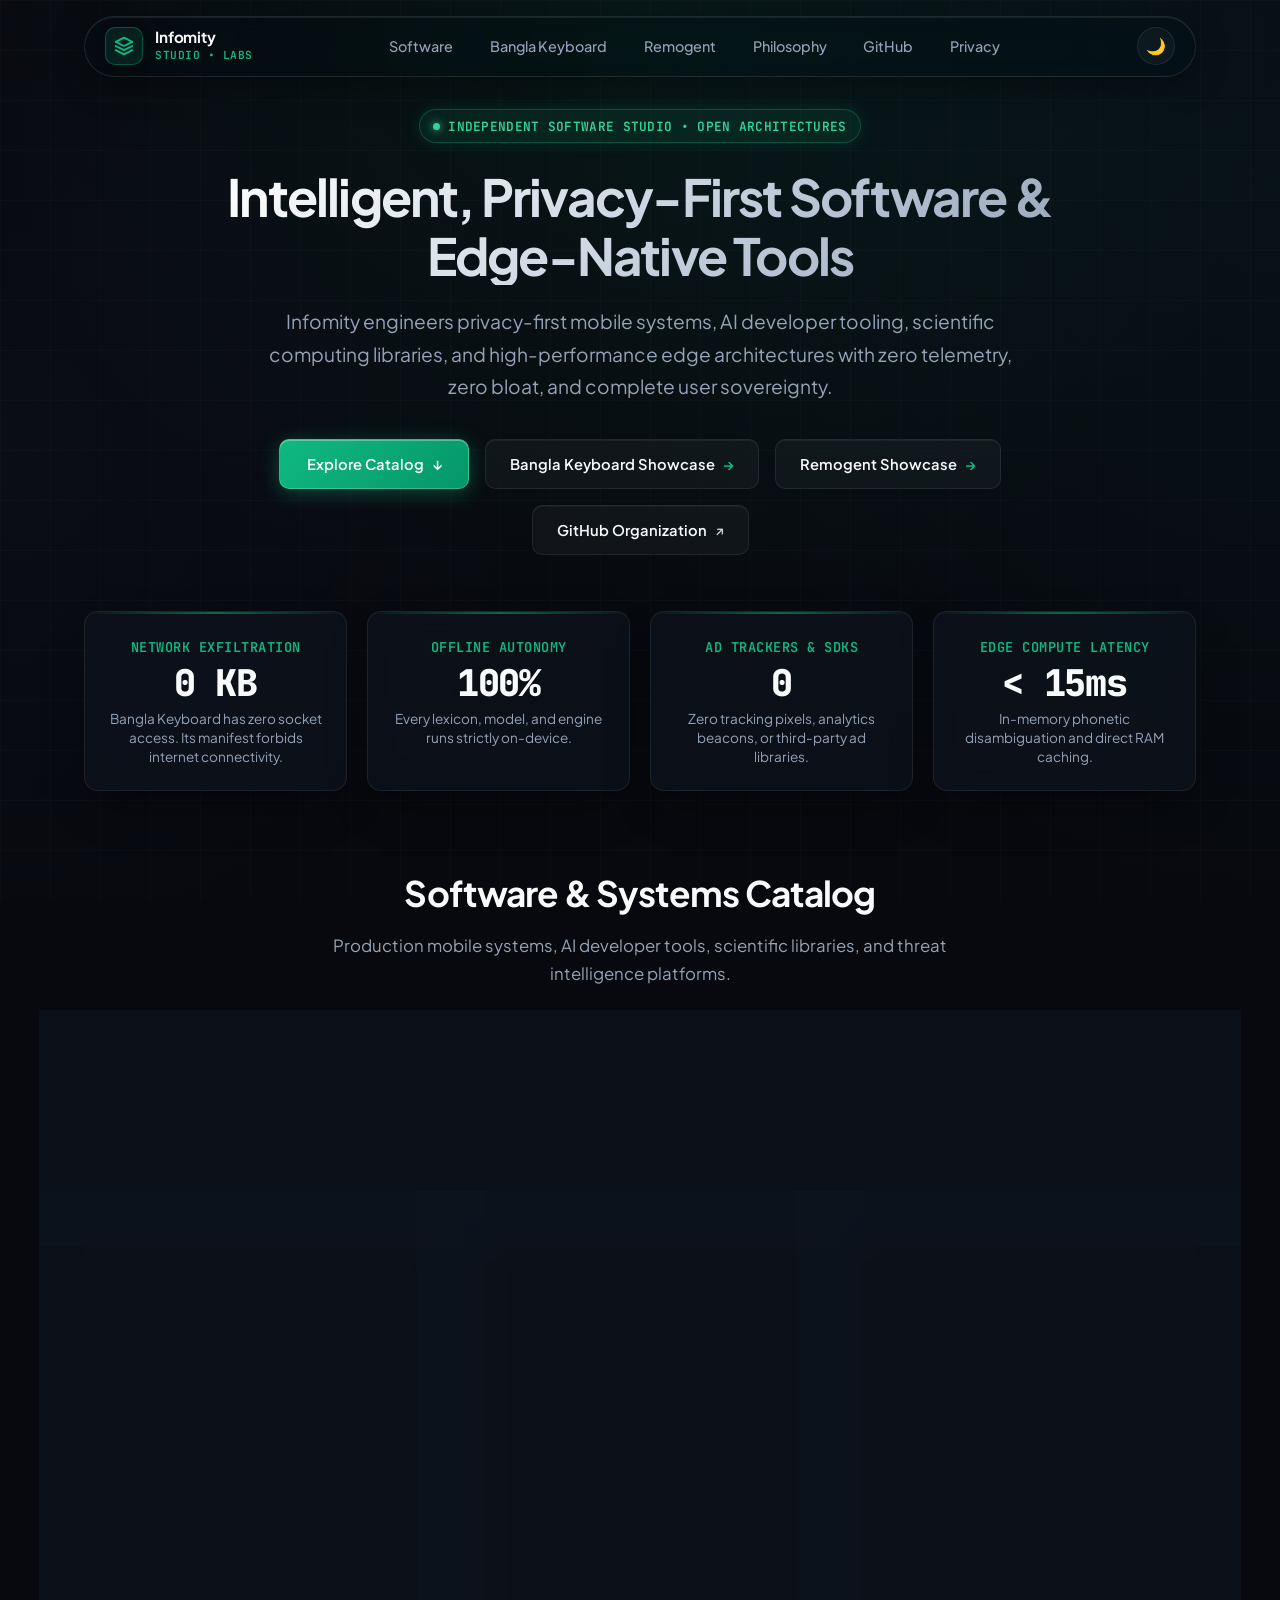
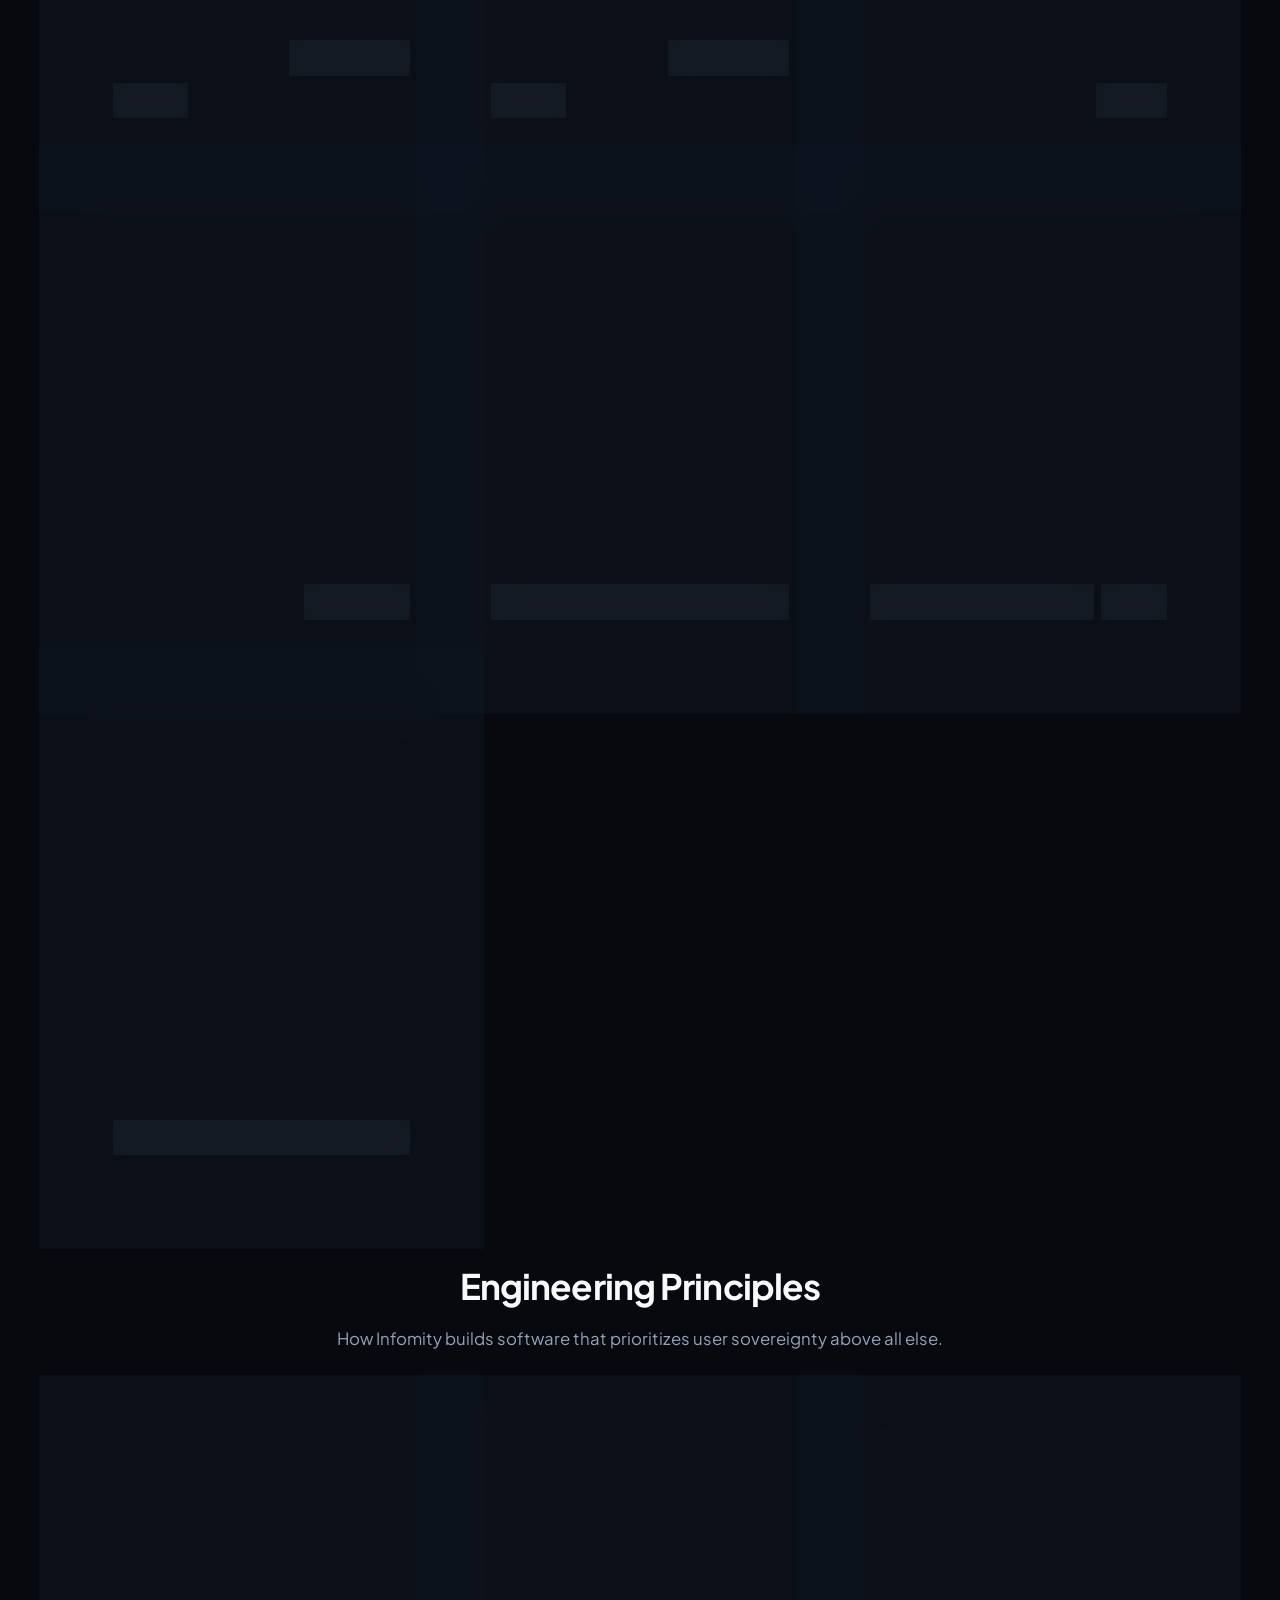
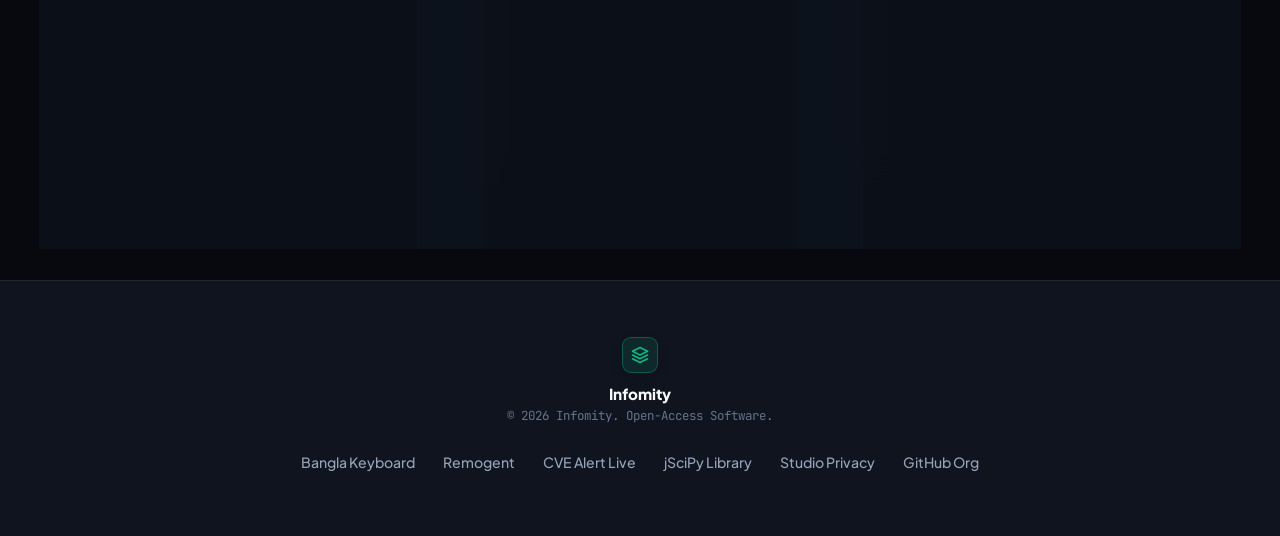
<file: index.html>
<!DOCTYPE html>
<html lang="en">
<head>
  <meta charset="UTF-8">
  <meta name="viewport" content="width=device-width, initial-scale=1.0">
  <title>Infomity — Intelligent, Privacy-First Software & Edge Tools</title>
  <meta name="description" content="Infomity is an independent software studio engineering intelligent, privacy-first mobile applications, developer tools, and edge-first software architectures.">
  <meta name="robots" content="index, follow">

  <!-- Open Graph -->
  <meta property="og:title" content="Infomity — Intelligent, Privacy-First Software & Edge Tools">
  <meta property="og:description" content="Engineering edge-first software and mobile applications with zero telemetry, on-device intelligence, and complete user sovereignty.">
  <meta property="og:type" content="website">
  <meta property="og:url" content="https://infomity.github.io/">

  <!-- Google Fonts -->
  <link rel="preconnect" href="https://fonts.googleapis.com">
  <link rel="preconnect" href="https://fonts.gstatic.com" crossorigin>
  <link href="https://fonts.googleapis.com/css2?family=Plus+Jakarta+Sans:wght@300;400;500;600;700;800&family=JetBrains+Mono:wght@400;500;600;700&family=Inter:wght@300;400;500;600;700;800&display=swap" rel="stylesheet">
  
  <link rel="stylesheet" href="./assets/css/style.css">

  <script>
    // Enforce dark obsidian theme by default unless explicitly toggled to light
    (function() {
      const savedTheme = localStorage.getItem('theme');
      if (savedTheme === 'light') {
        document.documentElement.setAttribute('data-theme', 'light');
      } else {
        document.documentElement.removeAttribute('data-theme');
      }
    })();
  </script>
</head>
<body>

  <!-- Floating Capsule Navbar -->
  <header class="navbar-wrapper">
    <div class="navbar-container">
      <a href="./" class="navbar-brand">
        <div class="app-icon" style="width: 38px; height: 38px; border-radius: 10px; background: rgba(16, 185, 129, 0.12); border: 1px solid rgba(16, 185, 129, 0.35); flex-shrink: 0;">
          <svg viewBox="0 0 24 24" fill="none" stroke="currentColor" stroke-width="2.2" stroke-linecap="round" stroke-linejoin="round" style="width: 20px; height: 20px; color: #10b981;">
            <polygon points="12 2 2 7 12 12 22 7 12 2"></polygon>
            <polyline points="2 17 12 22 22 17"></polyline>
            <polyline points="2 12 12 17 22 12"></polyline>
          </svg>
        </div>
        <div class="navbar-brand-text">
          <span class="navbar-name">Infomity</span>
          <span class="navbar-badge">STUDIO &bull; LABS</span>
        </div>
      </a>

      <nav class="navbar-links">
        <a href="#apps" class="nav-link">Software</a>
        <a href="./bangla-keyboard/" class="nav-link">Bangla Keyboard</a>
        <a href="./remogent/" class="nav-link">Remogent</a>
        <a href="#philosophy" class="nav-link">Philosophy</a>
        <a href="https://github.com/infomity" target="_blank" rel="noopener noreferrer" class="nav-link">GitHub</a>
        <a href="./privacy/" class="nav-link">Privacy</a>
      </nav>

      <div class="navbar-actions">
        <button id="themeToggle" class="theme-toggle-btn" aria-label="Toggle theme">
          <span id="themeIcon">🌙</span>
        </button>
        <button class="mobile-menu-btn" id="mobileMenuBtn" aria-label="Toggle navigation menu" aria-expanded="false" onclick="toggleMobileMenu()">
          <span class="hamburger-line"></span>
          <span class="hamburger-line"></span>
          <span class="hamburger-line"></span>
        </button>
      </div>
    </div>
  </header>

  <main class="container">

    <!-- Executive Studio Hero -->
    <section style="text-align: center; max-width: 860px; margin: 2rem auto 3.5rem auto;">
      
      <!-- Status Pill -->
      <div style="display: flex; justify-content: center; margin-bottom: 1.5rem;">
        <div class="status-pill">
          <span class="status-dot"></span>
          <span>INDEPENDENT SOFTWARE STUDIO &bull; OPEN ARCHITECTURES</span>
        </div>
      </div>

      <!-- Headline -->
      <h1 class="gradient-text" style="font-size: 3.2rem; line-height: 1.15; margin-bottom: 1.25rem; letter-spacing: -0.035em;">
        Intelligent, Privacy-First Software &amp; Edge-Native Tools
      </h1>

      <!-- Lead Description -->
      <p style="font-size: 1.2rem; color: var(--text-secondary); line-height: 1.7; max-width: 760px; margin: 0 auto 2.25rem auto;">
        Infomity engineers privacy-first mobile systems, AI developer tooling, scientific computing libraries, and high-performance edge architectures with zero telemetry, zero bloat, and complete user sovereignty.
      </p>

      <!-- Hero CTAs -->
      <div style="display: flex; align-items: center; justify-content: center; flex-wrap: wrap; gap: 1rem; margin-bottom: 2rem;">
        <a href="#apps" class="btn-glow">
          <span>Explore Catalog</span>
          <span>&darr;</span>
        </a>
        <a href="./bangla-keyboard/" class="btn-glass">
          <span>Bangla Keyboard Showcase</span>
          <span style="color: var(--accent-color);">&rarr;</span>
        </a>
        <a href="./remogent/" class="btn-glass">
          <span>Remogent Showcase</span>
          <span style="color: var(--accent-color);">&rarr;</span>
        </a>
        <a href="https://github.com/infomity" target="_blank" rel="noopener noreferrer" class="btn-glass">
          <span>GitHub Organization</span>
          <span style="font-size: 0.85rem; opacity: 0.8;">&#8599;</span>
        </a>
      </div>

    </section>

    <!-- Telemetry Metrics Strip -->
    <div class="metrics-strip">
      <div class="metric-card">
        <div class="metric-label">Network Exfiltration</div>
        <div class="metric-value">0 KB</div>
        <p class="metric-desc">Bangla Keyboard has zero socket access. Its manifest forbids internet connectivity.</p>
      </div>
      <div class="metric-card">
        <div class="metric-label">Offline Autonomy</div>
        <div class="metric-value">100%</div>
        <p class="metric-desc">Every lexicon, model, and engine runs strictly on-device.</p>
      </div>
      <div class="metric-card">
        <div class="metric-label">Ad Trackers &amp; SDKs</div>
        <div class="metric-value">0</div>
        <p class="metric-desc">Zero tracking pixels, analytics beacons, or third-party ad libraries.</p>
      </div>
      <div class="metric-card">
        <div class="metric-label">Edge Compute Latency</div>
        <div class="metric-value">&lt; 15ms</div>
        <p class="metric-desc">In-memory phonetic disambiguation and direct RAM caching.</p>
      </div>
    </div>

    <!-- Studio Software Catalog -->
    <section id="apps" style="margin-top: 5rem; margin-bottom: 5rem;">
      <div style="text-align: center; max-width: 680px; margin: 0 auto 3rem auto;">
        <h2 style="font-size: 2.2rem; margin-bottom: 0.75rem;">Software &amp; Systems Catalog</h2>
        <p style="color: var(--text-secondary); font-size: 1.05rem;">
          Production mobile systems, AI developer tools, scientific libraries, and threat intelligence platforms.
        </p>
      </div>

      <!-- Search & Filter Controls -->
      <div class="card" style="margin-bottom: 2.25rem; padding: 1.25rem 1.5rem;">
        <input type="text" id="catalogSearchInput" class="catalog-search-bar" placeholder="Search systems, tools, libraries, or tech stacks (e.g. Kotlin, Python, DSP, Cloudflare, Node)..." aria-label="Search software catalog">

        <div class="filter-tabs" style="margin: 0; justify-content: center;">
          <button class="filter-btn active" data-category="all">All Systems (7)</button>
          <button class="filter-btn" data-category="devtools">Developer Tools &amp; AI (4)</button>
          <button class="filter-btn" data-category="cloud">Cloud &amp; Security (1)</button>
          <button class="filter-btn" data-category="dsp">Scientific &amp; DSP (1)</button>
          <button class="filter-btn" data-category="mobile">Mobile Systems (1)</button>
        </div>
      </div>

      <div class="app-grid" id="catalogGrid">

        <!-- Project 1: Bangla Keyboard -->
        <article class="app-card" data-category="mobile" data-keywords="android kotlin ime bangla bengali keyboard phonetic offline dictionary suggestions privacy zero permissions input google play">
          <div class="app-top-meta">
            <span class="app-category">ANDROID KEYBOARD</span>
            <span class="badge-status badge-status-release">
              <span class="status-dot"></span>
              LIVE ON GOOGLE PLAY
            </span>
          </div>

          <div class="app-header-block">
            <div class="app-icon" style="background: rgba(16, 185, 129, 0.12); border-color: rgba(16, 185, 129, 0.35); color: #10b981;">
              <svg viewBox="0 0 24 24" fill="none" stroke="currentColor" stroke-width="2" stroke-linecap="round" stroke-linejoin="round">
                <rect x="2" y="4" width="20" height="16" rx="2" ry="2"></rect>
                <line x1="6" y1="8" x2="6.01" y2="8"></line>
                <line x1="10" y1="8" x2="10.01" y2="8"></line>
                <line x1="14" y1="8" x2="14.01" y2="8"></line>
                <line x1="18" y1="8" x2="18.01" y2="8"></line>
                <line x1="8" y1="12" x2="8.01" y2="12"></line>
                <line x1="12" y1="12" x2="12.01" y2="12"></line>
                <line x1="16" y1="12" x2="16.01" y2="12"></line>
                <line x1="7" y1="16" x2="17" y2="16"></line>
              </svg>
            </div>
            <div class="app-title-area">
              <h3>Bangla Keyboard</h3>
              <span class="app-subtitle">com.infomity.banglakeyboard</span>
            </div>
          </div>

          <p class="app-description">
            Offline Bengali phonetic keyboard for Android. Type with English letters, get on-device suggestions, and keep zero network permissions.
          </p>

          <div class="tech-tags">
            <span class="tech-tag">Android</span>
            <span class="tech-tag">Kotlin</span>
            <span class="tech-tag">Offline AI</span>
            <span class="tech-tag">Zero Permissions</span>
            <span class="tech-tag">IME</span>
          </div>

          <div class="app-actions" style="flex-wrap: wrap;">
            <a href="./bangla-keyboard/" class="btn-glow btn-sm" style="flex: 1; min-width: 130px;">
              Explore Showcase &rarr;
            </a>
            <a href="https://play.google.com/store/apps/details?id=com.infomity.banglakeyboard" target="_blank" rel="noopener noreferrer" class="btn-glass btn-sm" style="display: inline-flex; align-items: center; gap: 0.35rem;">
              <svg width="14" height="14" viewBox="0 0 24 24" fill="currentColor"><path d="M3.609 1.814L13.792 12 3.61 22.186a2.41 2.41 0 01-.61-1.614V3.428c0-.62.226-1.19.609-1.614zm11.605 11.608l2.259 2.258-12.02 6.94 9.761-9.198zm0-2.844L5.453 1.38l12.02 6.94-2.259 2.258zm1.436 1.422l3.414 1.972a1.88 1.88 0 010 3.256l-3.414 1.972-2.348-2.348 2.348-2.852z"/></svg>
              <span>Play Store &#8599;</span>
            </a>
            <a href="./bangla-keyboard/privacy/" class="btn-glass btn-sm">
              Privacy
            </a>
          </div>
        </article>

        <!-- Project 1b: Remogent -->
        <article class="app-card" data-category="devtools" data-keywords="android kotlin jetpack compose remote claude code gemini cli antigravity agy codex cli agent approvals tailscale pinned tls websocket node terminal phone git preview remogent google play pocket">
          <div class="app-top-meta">
            <span class="app-category">REMOTE AI AGENT CLIENT</span>
            <span class="badge-status badge-status-release">
              <span class="status-dot"></span>
              LIVE ON GOOGLE PLAY
            </span>
          </div>

          <div class="app-header-block">
            <div class="app-icon" style="background: rgba(16, 185, 129, 0.12); border-color: rgba(16, 185, 129, 0.35); color: #10b981;">
              <svg viewBox="0 0 24 24" fill="none" stroke="currentColor" stroke-width="2" stroke-linecap="round" stroke-linejoin="round">
                <rect x="5" y="2" width="14" height="20" rx="2" ry="2"></rect>
                <polyline points="9 9 12 11.5 9 14"></polyline>
                <line x1="13" y1="15" x2="16" y2="15"></line>
              </svg>
            </div>
            <div class="app-title-area">
              <h3>Remogent</h3>
              <span class="app-subtitle">io.github.infomity.remogent</span>
            </div>
          </div>

          <p class="app-description">
            Your AI agent in pocket &mdash; drive Claude Code, Gemini CLI, Antigravity CLI and Codex CLI on your PC remotely with live output, diff approvals, and no cloud.
          </p>

          <div class="tech-tags">
            <span class="tech-tag">Android</span>
            <span class="tech-tag">Kotlin</span>
            <span class="tech-tag">Jetpack Compose</span>
            <span class="tech-tag">Node.js</span>
            <span class="tech-tag">Pinned TLS</span>
            <span class="tech-tag">Tailscale</span>
          </div>

          <div class="app-actions" style="flex-wrap: wrap;">
            <a href="./remogent/" class="btn-glow btn-sm" style="flex: 1; min-width: 130px;">
              Explore Showcase &rarr;
            </a>
            <a href="https://play.google.com/store/apps/details?id=io.github.infomity.remogent" target="_blank" rel="noopener noreferrer" class="btn-glass btn-sm" style="display: inline-flex; align-items: center; gap: 0.35rem;">
              <svg width="14" height="14" viewBox="0 0 24 24" fill="currentColor"><path d="M3.609 1.814L13.792 12 3.61 22.186a2.41 2.41 0 01-.61-1.614V3.428c0-.62.226-1.19.609-1.614zm11.605 11.608l2.259 2.258-12.02 6.94 9.761-9.198zm0-2.844L5.453 1.38l12.02 6.94-2.259 2.258zm1.436 1.422l3.414 1.972a1.88 1.88 0 010 3.256l-3.414 1.972-2.348-2.348 2.348-2.852z"/></svg>
              <span>Play Store &#8599;</span>
            </a>
            <a href="./remogent/privacy/" class="btn-glass btn-sm">
              Privacy
            </a>
          </div>
        </article>

        <!-- Project 2: jscipy -->
        <article class="app-card" data-category="dsp" data-keywords="java android dsp signal processing scipy fft filters butterworth chebyshev bessel psd stft scientific math numerical integration">
          <div class="app-top-meta">
            <span class="app-category">SIGNAL PROCESSING</span>
            <span class="badge-status badge-status-release">
              <span class="status-dot"></span>
              ⭐ 26 STARS &bull; FLAGSHIP
            </span>
          </div>

          <div class="app-header-block">
            <div class="app-icon" style="background: rgba(16, 185, 129, 0.12); border-color: rgba(16, 185, 129, 0.35); color: #10b981;">
              <svg viewBox="0 0 24 24" fill="none" stroke="currentColor" stroke-width="2" stroke-linecap="round" stroke-linejoin="round">
                <polyline points="22 12 18 12 15 21 9 3 6 12 2 12"></polyline>
              </svg>
            </div>
            <div class="app-title-area">
              <h3>jscipy</h3>
              <span class="app-subtitle">github.com/infomity/jscipy</span>
            </div>
          </div>

          <p class="app-description">
            Java signal processing and scientific computing library inspired by SciPy: filters, FFT, PSD, STFT and Runge-Kutta integration for JVM and Android.
          </p>

          <div class="tech-tags">
            <span class="tech-tag">Java</span>
            <span class="tech-tag">DSP</span>
            <span class="tech-tag">FFT</span>
            <span class="tech-tag">Filter Design</span>
            <span class="tech-tag">Android</span>
            <span class="tech-tag">SciPy-like</span>
          </div>

          <div class="app-actions">
            <a href="https://github.com/infomity/jscipy" target="_blank" rel="noopener noreferrer" class="btn-glow btn-sm" style="flex: 1;">
              View Repository &#8599;
            </a>
            <a href="https://hissain.github.io/jscipy/" target="_blank" rel="noopener noreferrer" class="btn-glass btn-sm">
              Docs &#8599;
            </a>
          </div>
        </article>

        <!-- Project 3: cvealerts -->
        <article class="app-card" data-category="cloud" data-keywords="cve security vulnerability cloudflare workers d1 email alerts epss cisa kev threat intelligence brevo javascript turnstile">
          <div class="app-top-meta">
            <span class="app-category">THREAT INTELLIGENCE</span>
            <span class="badge-status badge-status-live">
              <span class="status-dot"></span>
              LIVE PLATFORM
            </span>
          </div>

          <div class="app-header-block">
            <div class="app-icon" style="background: rgba(6, 182, 212, 0.12); border-color: rgba(6, 182, 212, 0.35); color: #06b6d4;">
              <svg viewBox="0 0 24 24" fill="none" stroke="currentColor" stroke-width="2" stroke-linecap="round" stroke-linejoin="round">
                <path d="M12 22s8-4 8-10V5l-8-3-8 3v7c0 6 8 10 8 10z"></path>
              </svg>
            </div>
            <div class="app-title-area">
              <h3>cvealerts</h3>
              <span class="app-subtitle">cvealerts.infomity.workers.dev</span>
            </div>
          </div>

          <p class="app-description">
            Free CVE intelligence platform. Filter new CVEs by CVSS, CISA KEV and EPSS, with daily email digests on Cloudflare Workers and D1.
          </p>

          <div class="tech-tags">
            <span class="tech-tag">Cloudflare Workers</span>
            <span class="tech-tag">D1 SQL</span>
            <span class="tech-tag">NVD API</span>
            <span class="tech-tag">CISA KEV</span>
            <span class="tech-tag">EPSS</span>
            <span class="tech-tag">Turnstile</span>
          </div>

          <div class="app-actions">
            <a href="https://cvealerts.infomity.workers.dev" target="_blank" rel="noopener noreferrer" class="btn-glow btn-sm" style="flex: 1;">
              Launch Live App &#8599;
            </a>
            <a href="https://github.com/infomity/cvealerts" target="_blank" rel="noopener noreferrer" class="btn-glass btn-sm">
              Repository &#8599;
            </a>
          </div>
        </article>

        <!-- Project 4: FreeModelsForClaude -->
        <article class="app-card" data-category="devtools" data-keywords="nodejs proxy claude cli code cline openrouter ai swe failover free router token zero dependencies local supervisor">
          <div class="app-top-meta">
            <span class="app-category">AI DEVELOPER TOOLING</span>
            <span class="badge-status badge-status-source">
              OPEN SOURCE
            </span>
          </div>

          <div class="app-header-block">
            <div class="app-icon" style="background: rgba(99, 102, 241, 0.12); border-color: rgba(99, 102, 241, 0.35); color: #6366f1;">
              <svg viewBox="0 0 24 24" fill="none" stroke="currentColor" stroke-width="2" stroke-linecap="round" stroke-linejoin="round">
                <rect x="2" y="2" width="20" height="8" rx="2" ry="2"></rect>
                <rect x="2" y="14" width="20" height="8" rx="2" ry="2"></rect>
                <line x1="6" y1="6" x2="6.01" y2="6"></line>
                <line x1="6" y1="18" x2="6.01" y2="18"></line>
              </svg>
            </div>
            <div class="app-title-area">
              <h3>FreeModelsForClaude</h3>
              <span class="app-subtitle">github.com/infomity/FreeModelsForClaude</span>
            </div>
          </div>

          <p class="app-description">
            Zero-dependency Node.js proxy that routes Cline and Claude CLI requests to OpenRouter free models with automatic failover across 10+ models.
          </p>

          <div class="tech-tags">
            <span class="tech-tag">Node.js</span>
            <span class="tech-tag">Claude Code</span>
            <span class="tech-tag">Cline</span>
            <span class="tech-tag">OpenRouter</span>
            <span class="tech-tag">SWE-Bench</span>
            <span class="tech-tag">Zero-Deps</span>
          </div>

          <div class="app-actions">
            <a href="https://github.com/infomity/FreeModelsForClaude" target="_blank" rel="noopener noreferrer" class="btn-glass btn-sm" style="flex: 1;">
              View Repository &#8599;
            </a>
          </div>
        </article>

        <!-- Project 5: gtalk -->
        <article class="app-card" data-category="devtools" data-keywords="python pypi cli gtalk google ai mode terminal zero token headless chrome selenium beautifulsoup command line">
          <div class="app-top-meta">
            <span class="app-category">TERMINAL AI ASSISTANT</span>
            <span class="badge-status badge-status-release">
              PyPI PACKAGE
            </span>
          </div>

          <div class="app-header-block">
            <div class="app-icon" style="background: rgba(16, 185, 129, 0.12); border-color: rgba(16, 185, 129, 0.35); color: #10b981;">
              <svg viewBox="0 0 24 24" fill="none" stroke="currentColor" stroke-width="2" stroke-linecap="round" stroke-linejoin="round">
                <polyline points="4 17 10 11 4 5"></polyline>
                <line x1="12" y1="19" x2="20" y2="19"></line>
              </svg>
            </div>
            <div class="app-title-area">
              <h3>gtalk</h3>
              <span class="app-subtitle">pip install gtalk</span>
            </div>
          </div>

          <p class="app-description">
            Command-line client for Google's AI Mode with zero API tokens. Reuses a headless browser session and supports interactive and single-shot queries.
          </p>

          <div class="tech-tags">
            <span class="tech-tag">Python</span>
            <span class="tech-tag">PyPI</span>
            <span class="tech-tag">CLI</span>
            <span class="tech-tag">Google AI Mode</span>
            <span class="tech-tag">Terminal</span>
            <span class="tech-tag">Zero-Token</span>
          </div>

          <div class="app-actions">
            <a href="https://github.com/infomity/gtalk" target="_blank" rel="noopener noreferrer" class="btn-glass btn-sm" style="flex: 1;">
              View Repository &#8599;
            </a>
            <a href="https://pypi.org/project/gtalk/" target="_blank" rel="noopener noreferrer" class="btn-glass btn-sm">
              PyPI &#8599;
            </a>
          </div>
        </article>

        <!-- Project 6: InspectorAI -->
        <article class="app-card" data-category="devtools" data-keywords="chrome extension javascript web data extraction dom ai groq gemini claude sidepanel manifest v3 side panel visual picker">
          <div class="app-top-meta">
            <span class="app-category">BROWSER EXTENSION</span>
            <span class="badge-status badge-status-beta">
              EXTENSION v1.0
            </span>
          </div>

          <div class="app-header-block">
            <div class="app-icon" style="background: rgba(6, 182, 212, 0.12); border-color: rgba(6, 182, 212, 0.35); color: #06b6d4;">
              <svg viewBox="0 0 24 24" fill="none" stroke="currentColor" stroke-width="2" stroke-linecap="round" stroke-linejoin="round">
                <circle cx="12" cy="12" r="10"></circle>
                <line x1="22" y1="12" x2="18" y2="12"></line>
                <line x1="6" y1="12" x2="2" y2="12"></line>
                <line x1="12" y1="6" x2="12" y2="2"></line>
                <line x1="12" y1="22" x2="12" y2="18"></line>
              </svg>
            </div>
            <div class="app-title-area">
              <h3>InspectorAI</h3>
              <span class="app-subtitle">github.com/infomity/InspectorAI</span>
            </div>
          </div>

          <p class="app-description">
            Chrome extension for web data extraction. Pick any DOM element, prune noise to save tokens, and analyze it with AI in Chrome's side panel.
          </p>

          <div class="tech-tags">
            <span class="tech-tag">Chrome Extension</span>
            <span class="tech-tag">JavaScript</span>
            <span class="tech-tag">Side Panel</span>
            <span class="tech-tag">DOM Parser</span>
            <span class="tech-tag">Gemini / Claude</span>
            <span class="tech-tag">Manifest V3</span>
          </div>

          <div class="app-actions">
            <a href="https://github.com/infomity/InspectorAI" target="_blank" rel="noopener noreferrer" class="btn-glass btn-sm" style="flex: 1;">
              View Repository &#8599;
            </a>
          </div>
        </article>

      </div>

      <!-- Empty state message for searches -->
      <p id="noCatalogMessage" style="text-align: center; color: var(--text-secondary); display: none; margin: 3rem 0; font-size: 1.05rem;">
        No systems or tools found matching your search. Try another query or select "All Systems".
      </p>
    </section>

    <!-- Studio Philosophy Bento Grid -->
    <section id="philosophy" style="margin-top: 5rem; margin-bottom: 4rem;">
      <div style="text-align: center; max-width: 680px; margin: 0 auto 3rem auto;">
        <h2 style="font-size: 2.2rem; margin-bottom: 0.75rem;">Engineering Principles</h2>
        <p style="color: var(--text-secondary); font-size: 1.05rem;">
          How Infomity builds software that prioritizes user sovereignty above all else.
        </p>
      </div>

      <div class="bento-grid">

        <div class="card bento-col-4">
          <div class="feature-card-header">
            <div class="feature-card-icon" style="background: rgba(16, 185, 129, 0.1); color: #10b981; border: 1px solid rgba(16, 185, 129, 0.3);">
              <svg viewBox="0 0 24 24" fill="none" stroke="currentColor" stroke-width="2" stroke-linecap="round" stroke-linejoin="round" style="width: 22px; height: 22px;">
                <path d="M12 22s8-4 8-10V5l-8-3-8 3v7c0 6 8 10 8 10z"></path>
              </svg>
            </div>
            <h3 style="font-size: 1.2rem;">Zero-Telemetry by Design</h3>
          </div>
          <p class="feature-card-desc" style="color: var(--text-secondary); font-size: 0.92rem; line-height: 1.6; margin: 0;">
            Bangla Keyboard omits the <code>android.permission.INTERNET</code> declaration entirely. Data cannot leave the device because the OS kernel itself forbids socket creation. Where a tool needs a network, as Remogent does to reach your own PC, it uses a direct, pinned-TLS connection with no cloud relay.
          </p>
        </div>

        <div class="card bento-col-4">
          <div class="feature-card-header">
            <div class="feature-card-icon" style="background: rgba(6, 182, 212, 0.1); color: #06b6d4; border: 1px solid rgba(6, 182, 212, 0.3);">
              <svg viewBox="0 0 24 24" fill="none" stroke="currentColor" stroke-width="2" stroke-linecap="round" stroke-linejoin="round" style="width: 22px; height: 22px;">
                <polygon points="13 2 3 14 12 14 11 22 21 10 12 10 13 2"></polygon>
              </svg>
            </div>
            <h3 style="font-size: 1.2rem;">Sub-15ms Edge Execution</h3>
          </div>
          <p class="feature-card-desc" style="color: var(--text-secondary); font-size: 0.92rem; line-height: 1.6; margin: 0;">
            We favor algorithmic compression and on-device data structures over remote cloud APIs. High-frequency n-grams and phonetic parsing execute directly in hardware memory for instantaneous response.
          </p>
        </div>

        <div class="card bento-col-4">
          <div class="feature-card-header">
            <div class="feature-card-icon" style="background: rgba(99, 102, 241, 0.1); color: #6366f1; border: 1px solid rgba(99, 102, 241, 0.3);">
              <svg viewBox="0 0 24 24" fill="none" stroke="currentColor" stroke-width="2" stroke-linecap="round" stroke-linejoin="round" style="width: 22px; height: 22px;">
                <polyline points="16 18 22 12 16 6"></polyline>
                <polyline points="8 6 2 12 8 18"></polyline>
              </svg>
            </div>
            <h3 style="font-size: 1.2rem;">Radical Software Clarity</h3>
          </div>
          <p class="feature-card-desc" style="color: var(--text-secondary); font-size: 0.92rem; line-height: 1.6; margin: 0;">
            Zero hidden advertising SDKs, zero crash trackers mining hardware IDs, and zero opaque monetization frameworks. Software should be light, predictable, and fully auditable by anyone.
          </p>
        </div>

      </div>
    </section>

  </main>

  <!-- Modern Engineering Footer -->
  <footer class="site-footer">
    <div class="footer-container">
      <div class="footer-brand">
        <div class="app-icon" style="width: 36px; height: 36px; border-radius: 9px; background: rgba(16, 185, 129, 0.12); border: 1px solid rgba(16, 185, 129, 0.35); flex-shrink: 0;">
          <svg viewBox="0 0 24 24" fill="none" stroke="currentColor" stroke-width="2.2" stroke-linecap="round" stroke-linejoin="round" style="width: 18px; height: 18px; color: #10b981;">
            <polygon points="12 2 2 7 12 12 22 7 12 2"></polygon>
            <polyline points="2 17 12 22 22 17"></polyline>
            <polyline points="2 12 12 17 22 12"></polyline>
          </svg>
        </div>
        <div>
          <span class="footer-brand-title">Infomity</span>
          <span class="footer-brand-subtitle">&copy; 2026 Infomity. Open-Access Software.</span>
        </div>
      </div>

      <div class="footer-links-grid">
        <a href="./bangla-keyboard/" class="footer-link">Bangla Keyboard</a>
        <a href="./remogent/" class="footer-link">Remogent</a>
        <a href="https://cvealerts.infomity.workers.dev" target="_blank" rel="noopener noreferrer" class="footer-link">CVE Alert Live</a>
        <a href="https://github.com/infomity/jscipy" target="_blank" rel="noopener noreferrer" class="footer-link">jSciPy Library</a>
        <a href="./privacy/" class="footer-link">Studio Privacy</a>
        <a href="https://github.com/infomity" target="_blank" rel="noopener noreferrer" class="footer-link">GitHub Org</a>
      </div>
    </div>
  </footer>

  <script>
    // Dynamic Filter & Search for Software Catalog
    (function() {
      const searchInput = document.getElementById('catalogSearchInput');
      const filterButtons = document.querySelectorAll('.filter-btn');
      const cards = document.querySelectorAll('#catalogGrid .app-card');
      const noCatalogMessage = document.getElementById('noCatalogMessage');

      let activeCategory = 'all';

      function filterCatalog() {
        const query = (searchInput ? searchInput.value : '').toLowerCase().trim();
        let visibleCount = 0;

        cards.forEach(card => {
          const cat = card.getAttribute('data-category');
          const keywords = card.getAttribute('data-keywords') || '';
          const cardText = card.textContent.toLowerCase();

          const matchesCategory = (activeCategory === 'all' || cat === activeCategory);
          const matchesSearch = !query || cardText.includes(query) || keywords.includes(query);

          if (matchesCategory && matchesSearch) {
            card.style.display = 'flex';
            visibleCount++;
          } else {
            card.style.display = 'none';
          }
        });

        if (noCatalogMessage) {
          noCatalogMessage.style.display = (visibleCount === 0) ? 'block' : 'none';
        }
      }

      filterButtons.forEach(btn => {
        btn.addEventListener('click', function() {
          filterButtons.forEach(b => b.classList.remove('active'));
          this.classList.add('active');
          activeCategory = this.getAttribute('data-category');
          filterCatalog();
        });
      });

      if (searchInput) {
        searchInput.addEventListener('input', filterCatalog);
      }
    })();

    function toggleMobileMenu() {
      const container = document.querySelector('.navbar-container');
      const btn = document.getElementById('mobileMenuBtn');
      if (!container) return;
      const isOpen = container.classList.toggle('is-open');
      if (btn) btn.setAttribute('aria-expanded', isOpen ? 'true' : 'false');
    }

    // Auto-close menu when clicking outside or clicking any nav link
    document.addEventListener('click', function(e) {
      const container = document.querySelector('.navbar-container');
      if (!container || !container.classList.contains('is-open')) return;
      if (!container.contains(e.target)) {
        container.classList.remove('is-open');
        const btn = document.getElementById('mobileMenuBtn');
        if (btn) btn.setAttribute('aria-expanded', 'false');
      }
    });

    document.querySelectorAll('.navbar-links .nav-link').forEach(link => {
      link.addEventListener('click', () => {
        const container = document.querySelector('.navbar-container');
        if (container && container.classList.contains('is-open')) {
          container.classList.remove('is-open');
          const btn = document.getElementById('mobileMenuBtn');
          if (btn) btn.setAttribute('aria-expanded', 'false');
        }
      });
    });

    const themeToggle = document.getElementById('themeToggle');
    const themeIcon = document.getElementById('themeIcon');
    const html = document.documentElement;

    function updateThemeIcon() {
      if (html.getAttribute('data-theme') === 'light') {
        if (themeIcon) themeIcon.textContent = '☀️';
      } else {
        if (themeIcon) themeIcon.textContent = '🌙';
      }
    }
    updateThemeIcon();

    if (themeToggle) {
      themeToggle.addEventListener('click', () => {
        if (html.getAttribute('data-theme') === 'light') {
          html.removeAttribute('data-theme');
          localStorage.setItem('theme', 'dark');
        } else {
          html.setAttribute('data-theme', 'light');
          localStorage.setItem('theme', 'light');
        }
        updateThemeIcon();
      });
    }
  </script>

</body>
</html>
</file>
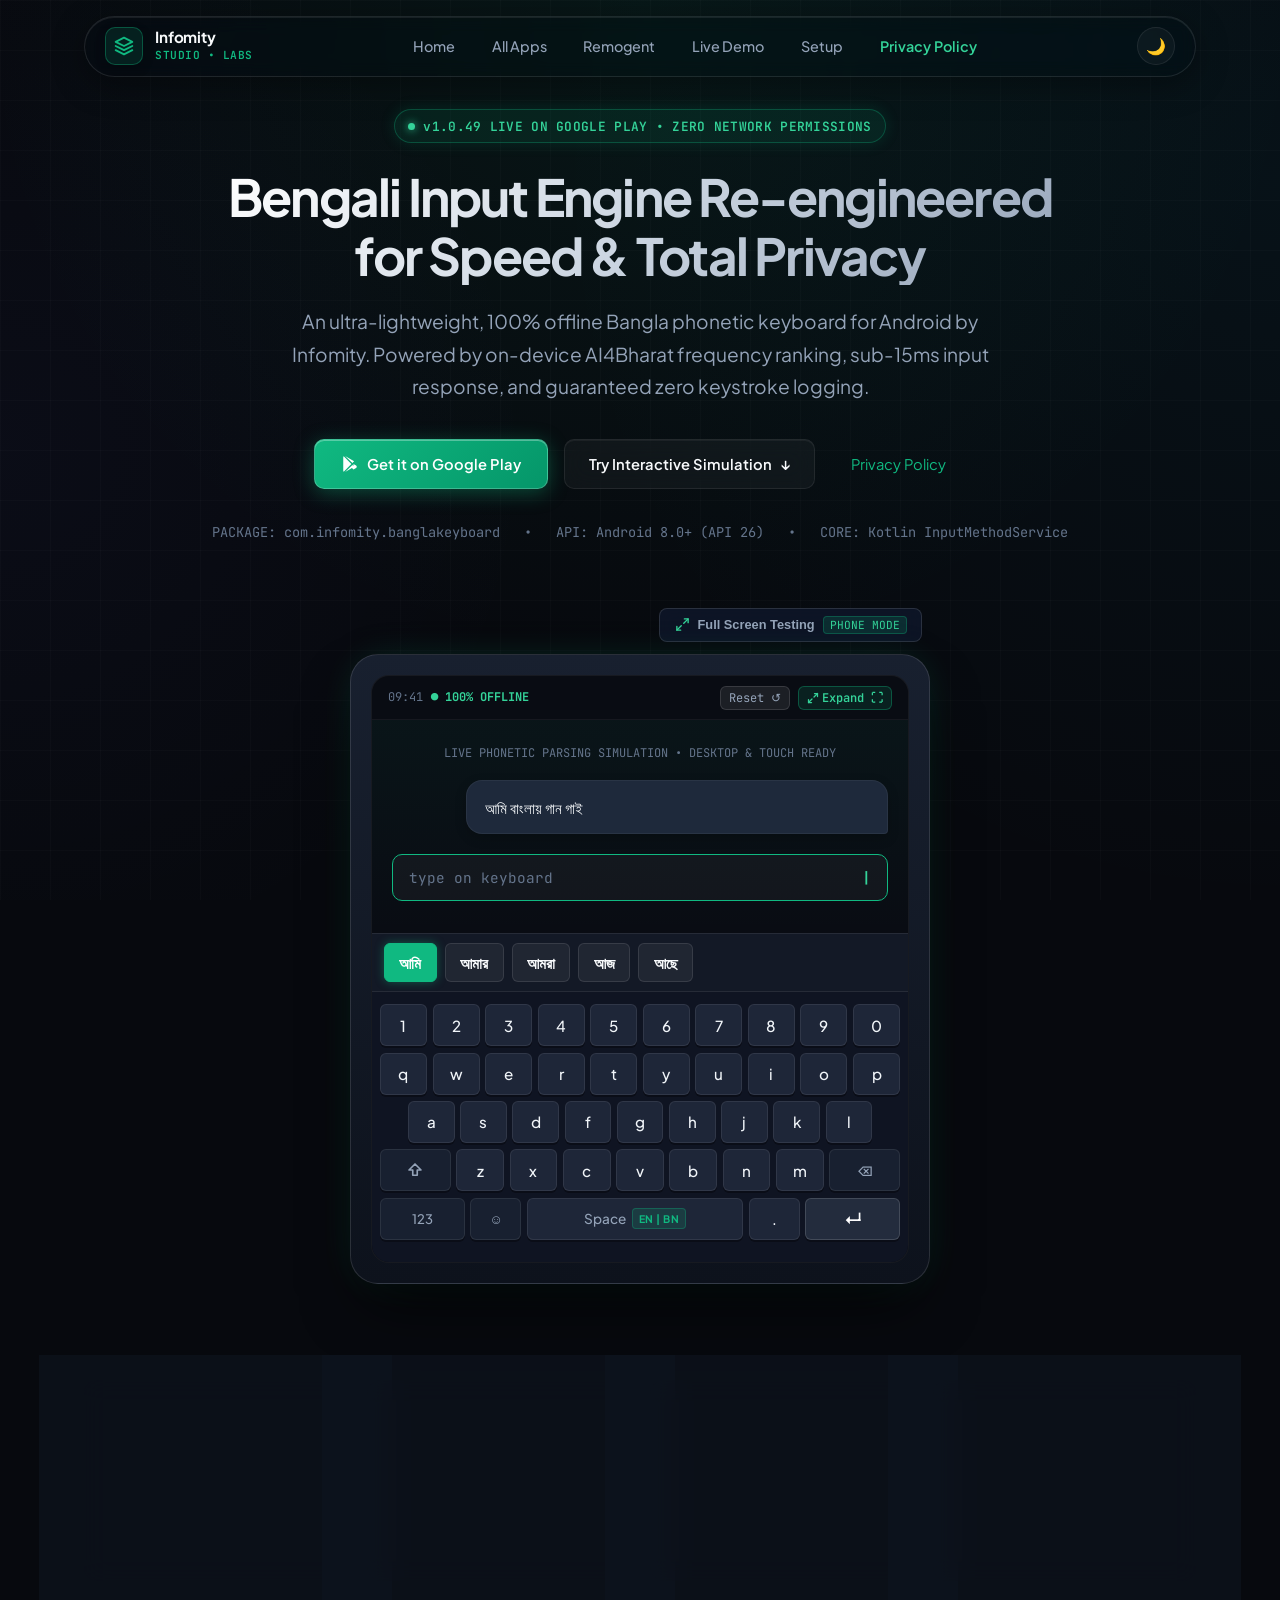
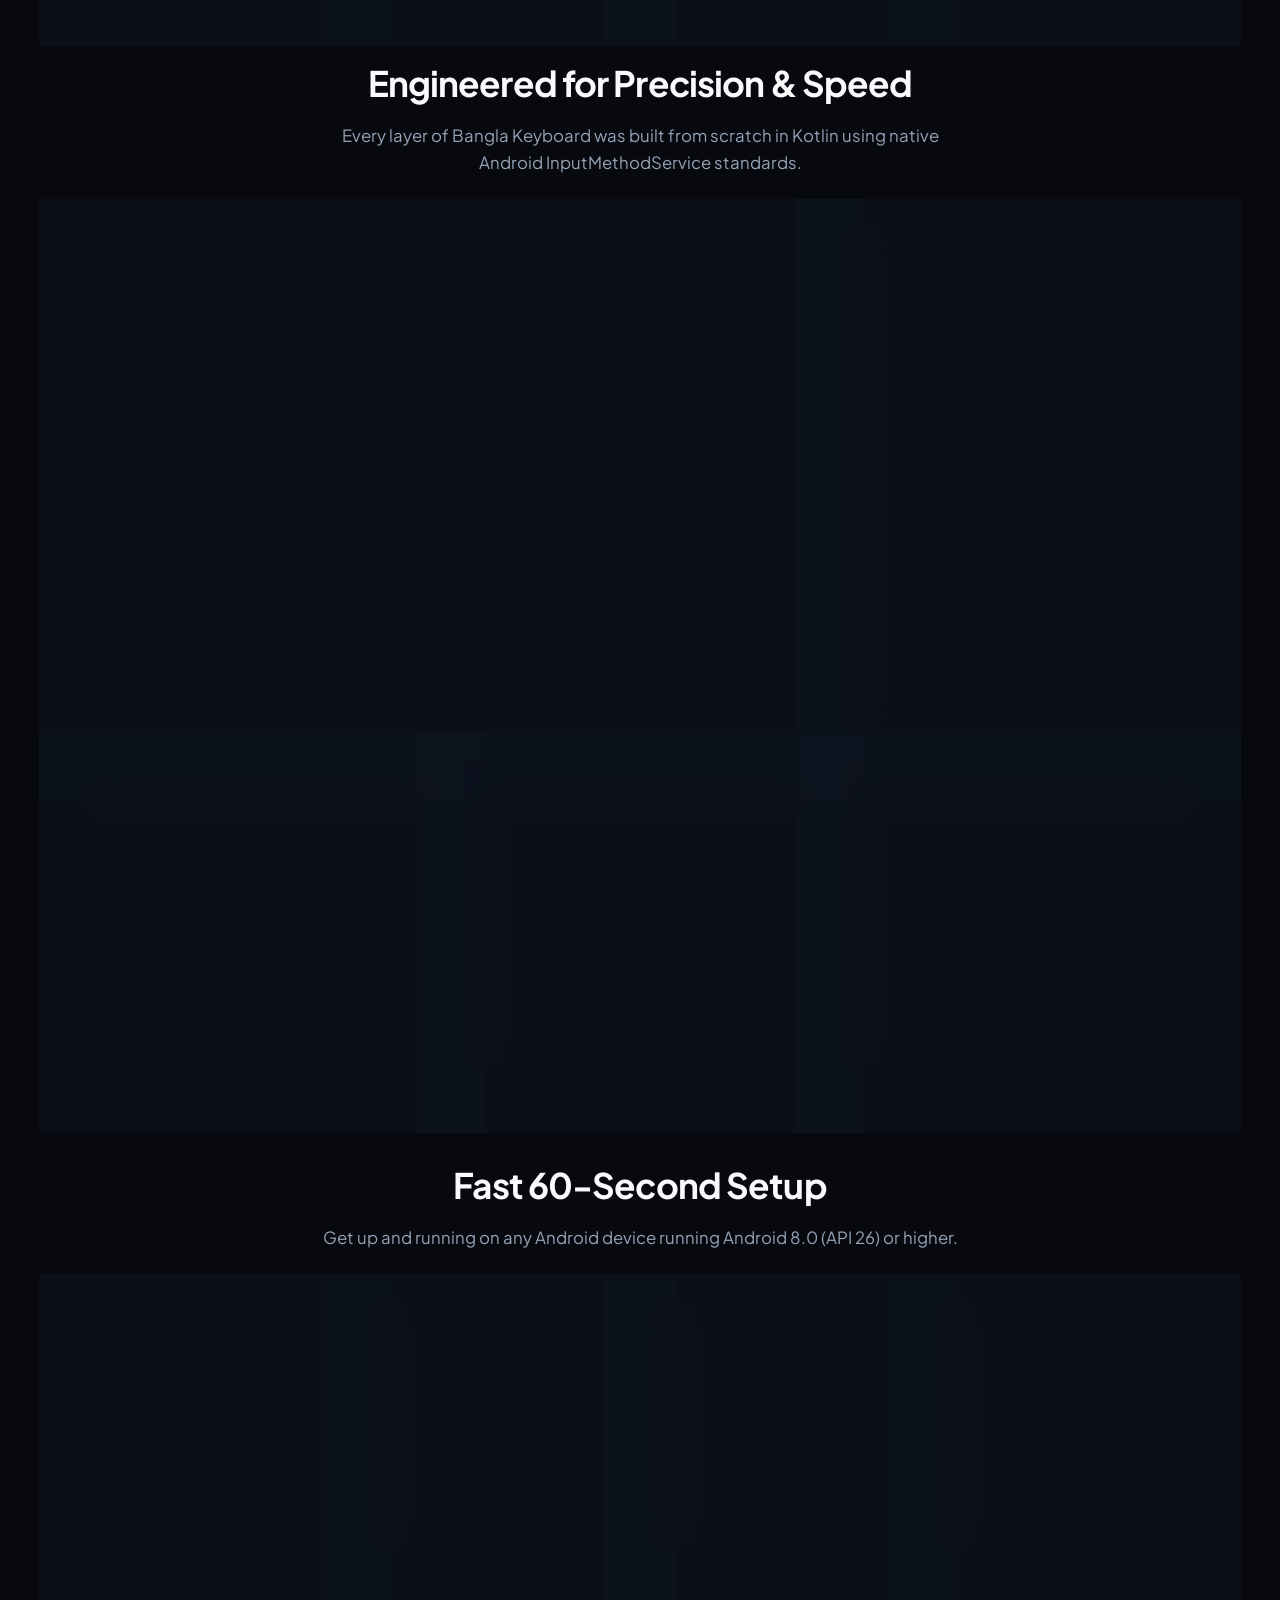
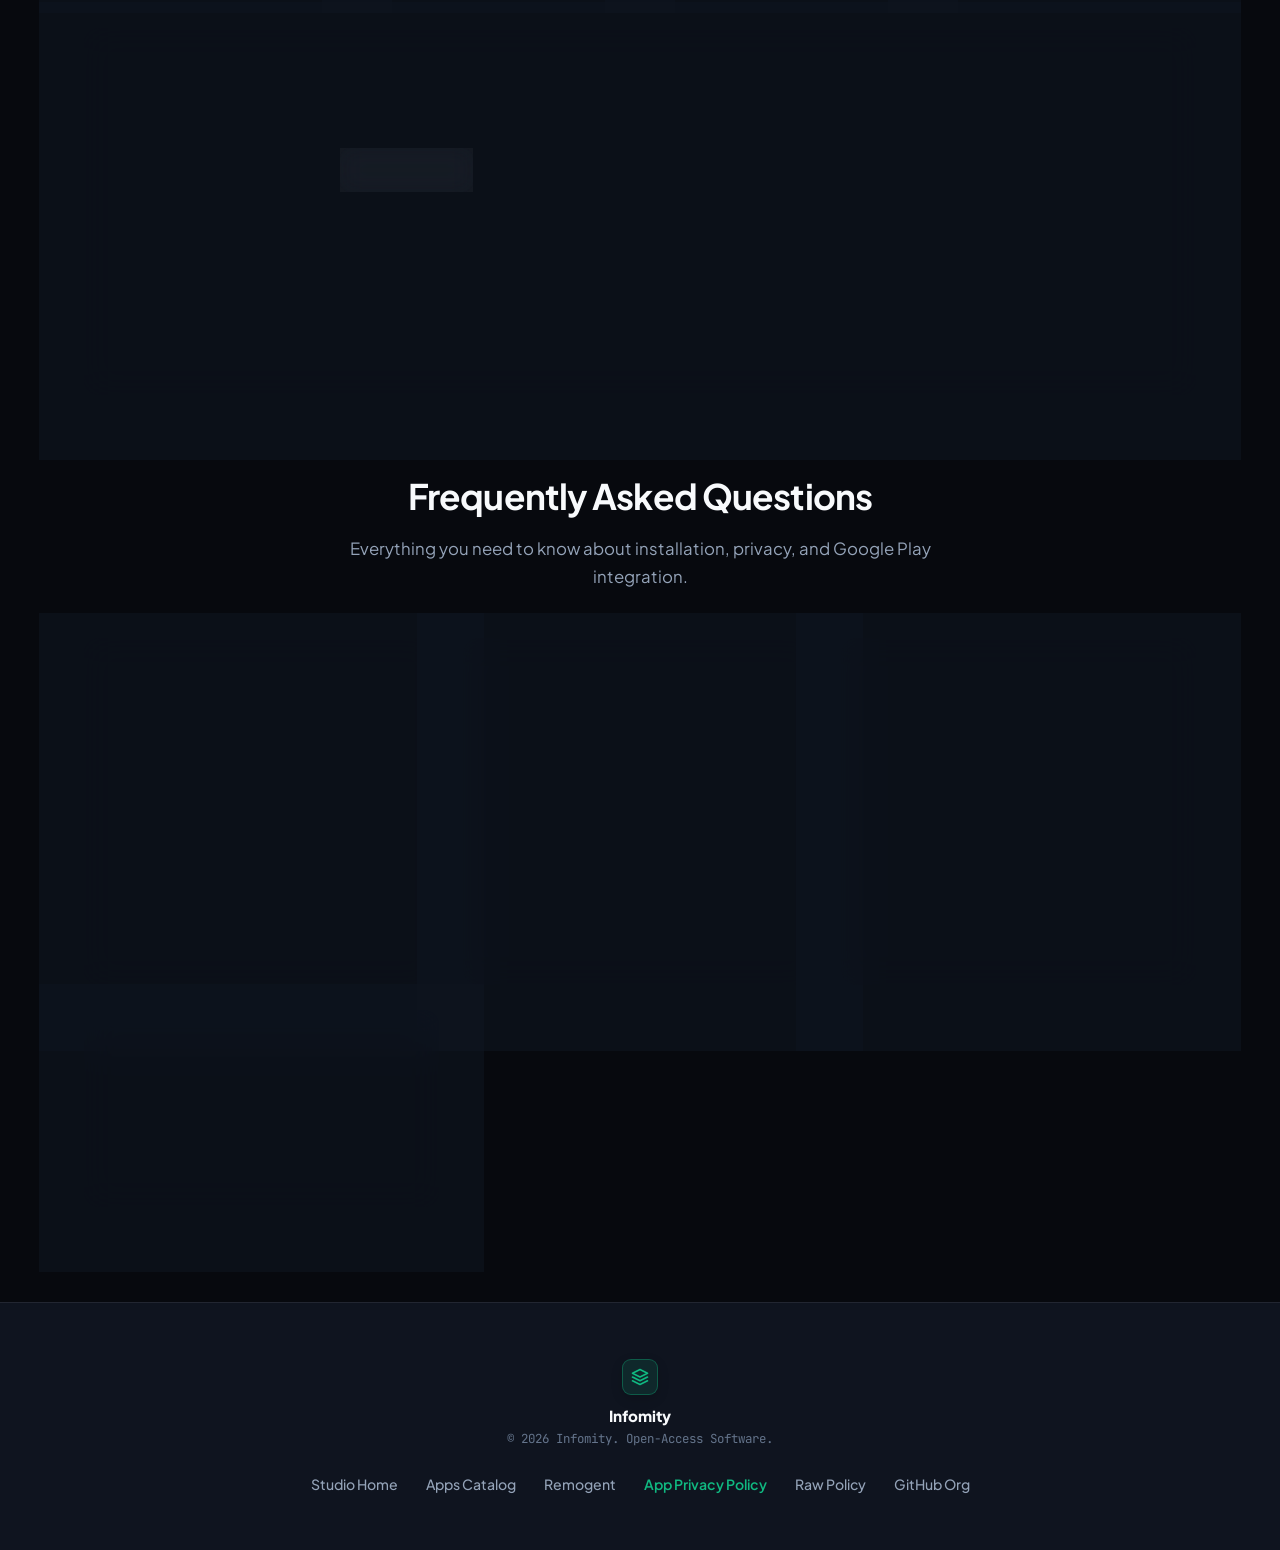
<file: bangla-keyboard/index.html>
<!DOCTYPE html>
<html lang="en">
<head>
  <meta charset="UTF-8">
  <meta name="viewport" content="width=device-width, initial-scale=1.0">
  <title>Bangla Keyboard — High-Performance Offline Bengali IME | Infomity</title>
  <meta name="description" content="An ultra-lightweight, 100% offline Bangla phonetic keyboard for Android by Infomity. Next-word suggestions, loose spelling, long-press letters, zero telemetry, sub-15ms latency, AI4Bharat IndicCorp lexicon. Package: com.infomity.banglakeyboard.">
  <meta name="robots" content="index, follow">

  <!-- Open Graph -->
  <meta property="og:title" content="Bangla Keyboard — High-Performance Offline Bengali IME | Infomity">
  <meta property="og:description" content="100% offline Bangla phonetic keyboard for Android. Next-word suggestions, zero telemetry, sub-15ms latency, AI4Bharat IndicCorp lexicon.">
  <meta property="og:type" content="product">
  <meta property="og:url" content="https://infomity.github.io/bangla-keyboard/">

  <!-- Google Fonts -->
  <link rel="preconnect" href="https://fonts.googleapis.com">
  <link rel="preconnect" href="https://fonts.gstatic.com" crossorigin>
  <link href="https://fonts.googleapis.com/css2?family=Plus+Jakarta+Sans:wght@300;400;500;600;700;800&family=JetBrains+Mono:wght@400;500;600;700&family=Inter:wght@300;400;500;600;700;800&display=swap" rel="stylesheet">
  
  <link rel="stylesheet" href="../assets/css/style.css">

  <script>
    // Enforce dark obsidian theme by default unless explicitly toggled to light
    (function() {
      const savedTheme = localStorage.getItem('theme');
      if (savedTheme === 'light') {
        document.documentElement.setAttribute('data-theme', 'light');
      } else {
        document.documentElement.removeAttribute('data-theme');
      }
    })();
  </script>
</head>
<body>

  <!-- Floating Capsule Navbar -->
  <header class="navbar-wrapper">
    <div class="navbar-container">
      <a href="../" class="navbar-brand">
        <div class="app-icon" style="width: 38px; height: 38px; border-radius: 10px; background: rgba(16, 185, 129, 0.12); border: 1px solid rgba(16, 185, 129, 0.35); flex-shrink: 0;">
          <svg viewBox="0 0 24 24" fill="none" stroke="currentColor" stroke-width="2.2" stroke-linecap="round" stroke-linejoin="round" style="width: 20px; height: 20px; color: #10b981;">
            <polygon points="12 2 2 7 12 12 22 7 12 2"></polygon>
            <polyline points="2 17 12 22 22 17"></polyline>
            <polyline points="2 12 12 17 22 12"></polyline>
          </svg>
        </div>
        <div class="navbar-brand-text">
          <span class="navbar-name">Infomity</span>
          <span class="navbar-badge">STUDIO &bull; LABS</span>
        </div>
      </a>

      <nav class="navbar-links">
        <a href="../" class="nav-link">Home</a>
        <a href="../#apps" class="nav-link">All Apps</a>
        <a href="../remogent/" class="nav-link">Remogent</a>
        <a href="#demo" class="nav-link">Live Demo</a>
        <a href="#setup" class="nav-link">Setup</a>
        <a href="./privacy/" class="nav-link" style="color: #34d399; font-weight: 600;">Privacy Policy</a>
      </nav>

      <div class="navbar-actions">
        <button id="themeToggle" class="theme-toggle-btn" aria-label="Toggle theme">
          <span id="themeIcon">🌙</span>
        </button>
        <button class="mobile-menu-btn" id="mobileMenuBtn" aria-label="Toggle navigation menu" aria-expanded="false" onclick="toggleMobileMenu()">
          <span class="hamburger-line"></span>
          <span class="hamburger-line"></span>
          <span class="hamburger-line"></span>
        </button>
      </div>
    </div>
  </header>

  <main class="container">

    <!-- Hero Section -->
    <section style="text-align: center; max-width: 860px; margin: 2rem auto 3.5rem auto;">
      
      <!-- Status Pill -->
      <div style="display: flex; justify-content: center; margin-bottom: 1.5rem;">
        <div class="status-pill">
          <span class="status-dot"></span>
          <span>v1.0.49 LIVE ON GOOGLE PLAY &bull; ZERO NETWORK PERMISSIONS</span>
        </div>
      </div>

      <!-- Main Headline -->
      <h1 class="gradient-text" style="font-size: 3.2rem; line-height: 1.15; margin-bottom: 1.25rem; letter-spacing: -0.035em;">
        Bengali Input Engine Re-engineered for Speed &amp; Total Privacy
      </h1>

      <!-- Subtitle -->
      <p style="font-size: 1.2rem; color: var(--text-secondary); line-height: 1.7; max-width: 720px; margin: 0 auto 2.25rem auto;">
        An ultra-lightweight, 100% offline Bangla phonetic keyboard for Android by Infomity. Powered by on-device AI4Bharat frequency ranking, sub-15ms input response, and guaranteed zero keystroke logging.
      </p>

      <!-- CTAs -->
      <div style="display: flex; align-items: center; justify-content: center; flex-wrap: wrap; gap: 1rem;">
        <a href="https://play.google.com/store/apps/details?id=com.infomity.banglakeyboard" target="_blank" rel="noopener noreferrer" class="btn-glow" style="text-decoration: none;">
          <svg width="18" height="18" viewBox="0 0 24 24" fill="currentColor">
            <path d="M3.609 1.814L13.792 12 3.61 22.186a2.41 2.41 0 01-.61-1.614V3.428c0-.62.226-1.19.609-1.614zm11.605 11.608l2.259 2.258-12.02 6.94 9.761-9.198zm0-2.844L5.453 1.38l12.02 6.94-2.259 2.258zm1.436 1.422l3.414 1.972a1.88 1.88 0 010 3.256l-3.414 1.972-2.348-2.348 2.348-2.852z"/>
          </svg>
          <span>Get it on Google Play</span>
        </a>

        <a href="#demo" class="btn-glass">
          <span>Try Interactive Simulation</span>
          <span>&darr;</span>
        </a>

        <a href="./privacy/" class="btn-card" style="padding: 0.75rem 1.25rem; font-size: 0.92rem;">
          <span>Privacy Policy</span>
        </a>
      </div>

      <!-- Metadata pills -->
      <div style="display: flex; justify-content: center; gap: 1.5rem; flex-wrap: wrap; margin-top: 2rem; font-size: 0.85rem; color: var(--text-muted); font-family: var(--font-mono);">
        <span>PACKAGE: com.infomity.banglakeyboard</span>
        <span>&bull;</span>
        <span>API: Android 8.0+ (API 26)</span>
        <span>&bull;</span>
        <span>CORE: Kotlin InputMethodService</span>
      </div>
    </section>

    <!-- Interactive Phone & Keyboard Simulation Canvas -->
    <div id="demo" style="position: relative; margin: 4rem 0 6rem 0;">

      <!-- Fullscreen Launcher Action Bar -->
      <div style="display: flex; justify-content: flex-end; align-items: center; max-width: 580px; margin: 0 auto 0.75rem auto; padding: 0 0.5rem;">
        <button type="button" class="btn-fullscreen-trigger" onclick="toggleSimFullscreen()">
          <svg width="15" height="15" viewBox="0 0 24 24" fill="none" stroke="currentColor" stroke-width="2.2" stroke-linecap="round" stroke-linejoin="round" style="color: #34d399;">
            <polyline points="15 3 21 3 21 9"></polyline>
            <polyline points="9 21 3 21 3 15"></polyline>
            <line x1="21" y1="3" x2="14" y2="10"></line>
            <line x1="3" y1="21" x2="10" y2="14"></line>
          </svg>
          <span style="font-weight: 600;">Full Screen Testing</span>
          <span style="font-size: 0.7rem; color: #34d399; font-family: var(--font-mono); background: rgba(16, 185, 129, 0.15); border: 1px solid rgba(16, 185, 129, 0.3); padding: 1px 6px; border-radius: 4px;">PHONE MODE</span>
        </button>
      </div>
      
      <!-- Phone Mockup Container -->
      <div class="phone-mockup-frame" id="phoneMockupFrame">
        <div class="phone-screen">
          
          <!-- Screen Top Bar -->
          <div class="phone-screen-topbar" style="display: flex; justify-content: space-between; align-items: center; padding: 0.6rem 1rem; font-size: 0.75rem; color: var(--text-muted); font-family: var(--font-mono); border-bottom: 1px solid rgba(255, 255, 255, 0.05);">
            <div style="display: flex; align-items: center; gap: 0.5rem;">
              <span>09:41</span>
              <span style="color: #34d399; font-weight: 700;">● 100% OFFLINE</span>
            </div>
            <div style="display: flex; align-items: center; gap: 0.5rem;">
              <button type="button" class="sim-ctrl-btn" onclick="resetDemo()" title="Reset chat simulation">Reset ↺</button>
              <button type="button" class="sim-ctrl-btn sim-expand-btn" id="expandSimBtn" onclick="toggleSimFullscreen()" title="Toggle full screen phone simulation">
                <svg width="12" height="12" viewBox="0 0 24 24" fill="none" stroke="currentColor" stroke-width="2.5" stroke-linecap="round" stroke-linejoin="round" id="expandSimIcon" style="vertical-align: -1px; margin-right: 3px;">
                  <polyline points="15 3 21 3 21 9"></polyline>
                  <polyline points="9 21 3 21 3 15"></polyline>
                  <line x1="21" y1="3" x2="14" y2="10"></line>
                  <line x1="3" y1="21" x2="10" y2="14"></line>
                </svg>
                <span id="expandSimText">Expand ⛶</span>
              </button>
            </div>
          </div>

          <!-- Chat / Output Simulation Area -->
          <div class="chat-preview-area">
            <div style="font-size: 0.75rem; color: var(--text-muted); text-align: center; margin-bottom: 1rem; font-family: var(--font-mono);">
              LIVE PHONETIC PARSING SIMULATION &bull; DESKTOP &amp; TOUCH READY
            </div>

            <div class="chat-bubble-user" id="chatOutput">
              আমি বাংলায় গান গাই
            </div>

            <!-- Simulated Input Box -->
            <div class="chat-input-sim" id="chatInputSim" tabindex="0" onclick="focusSim()">
              <span id="liveInputText" style="color: var(--text-muted);">type on keyboard</span>
              <span class="cursor-blink">|</span>
            </div>
          </div>

          <!-- Keyboard Suggestion Bar -->
          <div class="keyboard-suggestions-bar" id="suggestionBar">
            <span class="suggestion-chip active" onclick="pickSuggestion('আমি')">আমি</span>
            <span class="suggestion-chip" onclick="pickSuggestion('আমার')">আমার</span>
            <span class="suggestion-chip" onclick="pickSuggestion('আমরা')">আমরা</span>
            <span class="suggestion-chip" onclick="pickSuggestion('আজ')">আজ</span>
            <span class="suggestion-chip" onclick="pickSuggestion('আছে')">আছে</span>
          </div>

          <!-- Virtual Keyboard Layout (Phonetic QWERTY - Release 1.0.7 Parity) -->
          <div class="virtual-keyboard" id="virtualKeyboard">
            <!-- Row 1: Dedicated Digit Row -->
            <div class="kb-row">
              <div class="kb-key" data-key="1" onclick="pressKey('1')">1</div>
              <div class="kb-key" data-key="2" onclick="pressKey('2')">2</div>
              <div class="kb-key" data-key="3" onclick="pressKey('3')">3</div>
              <div class="kb-key" data-key="4" onclick="pressKey('4')">4</div>
              <div class="kb-key" data-key="5" onclick="pressKey('5')">5</div>
              <div class="kb-key" data-key="6" onclick="pressKey('6')">6</div>
              <div class="kb-key" data-key="7" onclick="pressKey('7')">7</div>
              <div class="kb-key" data-key="8" onclick="pressKey('8')">8</div>
              <div class="kb-key" data-key="9" onclick="pressKey('9')">9</div>
              <div class="kb-key" data-key="0" onclick="pressKey('0')">0</div>
            </div>

            <!-- Row 2: Letters Q-P -->
            <div class="kb-row">
              <div class="kb-key" data-key="q" onclick="pressKey('q')">q</div>
              <div class="kb-key" data-key="w" onclick="pressKey('w')">w</div>
              <div class="kb-key" data-key="e" onclick="pressKey('e')">e</div>
              <div class="kb-key" data-key="r" onclick="pressKey('r')">r</div>
              <div class="kb-key" data-key="t" onclick="pressKey('t')">t</div>
              <div class="kb-key" data-key="y" onclick="pressKey('y')">y</div>
              <div class="kb-key" data-key="u" onclick="pressKey('u')">u</div>
              <div class="kb-key" data-key="i" onclick="pressKey('i')">i</div>
              <div class="kb-key" data-key="o" onclick="pressKey('o')">o</div>
              <div class="kb-key" data-key="p" onclick="pressKey('p')">p</div>
            </div>

            <!-- Row 3: Letters A-L (with 0.5 spacers on both sides) -->
            <div class="kb-row">
              <div class="kb-spacer" style="flex: 0.5;"></div>
              <div class="kb-key" data-key="a" onclick="pressKey('a')">a</div>
              <div class="kb-key" data-key="s" onclick="pressKey('s')">s</div>
              <div class="kb-key" data-key="d" onclick="pressKey('d')">d</div>
              <div class="kb-key" data-key="f" onclick="pressKey('f')">f</div>
              <div class="kb-key" data-key="g" onclick="pressKey('g')">g</div>
              <div class="kb-key" data-key="h" onclick="pressKey('h')">h</div>
              <div class="kb-key" data-key="j" onclick="pressKey('j')">j</div>
              <div class="kb-key" data-key="k" onclick="pressKey('k')">k</div>
              <div class="kb-key" data-key="l" onclick="pressKey('l')">l</div>
              <div class="kb-spacer" style="flex: 0.5;"></div>
            </div>

            <!-- Row 4: Shift (1.5) | Z-M (7 keys) | Backspace (1.5) -->
            <div class="kb-row">
              <div class="kb-key kb-key-fn" id="shiftKey" data-key="shift" onclick="toggleShift()" style="flex: 1.5;">
                <svg width="18" height="18" viewBox="0 0 24 24" fill="none" stroke="currentColor" stroke-width="2.2" stroke-linecap="round" stroke-linejoin="round" id="shiftIcon">
                  <path d="M12 4L4 12h5v7h6v-7h5z"></path>
                </svg>
              </div>
              <div class="kb-key" data-key="z" onclick="pressKey('z')">z</div>
              <div class="kb-key" data-key="x" onclick="pressKey('x')">x</div>
              <div class="kb-key" data-key="c" onclick="pressKey('c')">c</div>
              <div class="kb-key" data-key="v" onclick="pressKey('v')">v</div>
              <div class="kb-key" data-key="b" onclick="pressKey('b')">b</div>
              <div class="kb-key" data-key="n" onclick="pressKey('n')">n</div>
              <div class="kb-key" data-key="m" onclick="pressKey('m')">m</div>
              <div class="kb-key kb-key-fn" data-key="backspace" onclick="deleteChar()" style="flex: 1.5;">⌫</div>
            </div>

            <!-- Row 5: 123 (1.7) | Emoji (1.0) | Space (4.4) | . (1.0) | Return (1.9) -->
            <div class="kb-row">
              <div class="kb-key kb-key-fn" id="togglePageKey" data-key="toggle" onclick="toggleSymbols()" style="flex: 1.7;">123</div>
              <div class="kb-key kb-key-fn" data-key="emoji" onclick="pressEmoji()" style="flex: 1.0;">☺</div>
              <div class="kb-key kb-spacebar" data-key="space" onclick="pressSpace()" style="flex: 4.4;">
                <span>Space</span>
                <span class="space-lang-badge">EN | BN</span>
              </div>
              <div class="kb-key" data-key="." onclick="pressKey('.')" style="flex: 1.0;">.</div>
              <div class="kb-key kb-key-return" data-key="enter" onclick="pressEnter()" style="flex: 1.9;">↵</div>
            </div>
          </div>

        </div>
      </div>
    </div>

    <!-- Engineering Telemetry Metrics Strip -->
    <div class="metrics-strip">
      <div class="metric-card">
        <div class="metric-label">Network Traffic</div>
        <div class="metric-value">0 KB</div>
        <p class="metric-desc">Zero <code>android.permission.INTERNET</code>. The app is technically incapable of sending data off your device.</p>
      </div>

      <div class="metric-card">
        <div class="metric-label">Inference Latency</div>
        <div class="metric-value">&lt; 15ms</div>
        <p class="metric-desc">Sub-frame phonetic parsing &amp; disambiguation running strictly in on-device memory.</p>
      </div>

      <div class="metric-card">
        <div class="metric-label">Bundled Lexicon</div>
        <div class="metric-value">200k</div>
        <p class="metric-desc">Derived from openly licensed (CC0) AI4Bharat IndicCorp v2 frequency rankings.</p>
      </div>

      <div class="metric-card">
        <div class="metric-label">Telemetry &amp; Ads</div>
        <div class="metric-value">0%</div>
        <p class="metric-desc">Zero advertising SDKs, tracking pixels, or third-party analytics libraries.</p>
      </div>
    </div>

    <!-- Bento Grid Architecture & Capabilities -->
    <div style="margin-top: 5rem;">
      <div style="text-align: center; max-width: 650px; margin: 0 auto 3rem auto;">
        <h2 style="font-size: 2.2rem; margin-bottom: 0.75rem;">Engineered for Precision &amp; Speed</h2>
        <p style="color: var(--text-secondary); font-size: 1.05rem;">
          Every layer of Bangla Keyboard was built from scratch in Kotlin using native Android InputMethodService standards.
        </p>
      </div>

      <div class="bento-grid">

        <!-- Bento 1 (Large 8-col): Phonetic Engine -->
        <div class="card bento-col-8" style="display: flex; flex-direction: column; justify-content: space-between;">
          <div>
            <div class="feature-card-header">
              <div class="feature-card-icon" style="background: rgba(16, 185, 129, 0.15); border: 1px solid rgba(16, 185, 129, 0.3); color: #34d399;">
                ⚡
              </div>
              <h3 style="font-size: 1.25rem;">Smart Phonetic Disambiguation</h3>
              <span style="font-size: 0.8rem; color: var(--accent-color); font-family: var(--font-mono); display: block;">N-GRAM FREQUENCY LOOKUP</span>
              <span class="badge-status badge-status-release">Real-Time</span>
            </div>

            <p class="feature-card-desc" style="color: var(--text-secondary); font-size: 0.95rem; line-height: 1.7;">
              Type intuitively using plain lowercase English letters. Ambiguous spellings like <code>acho</code> are dynamically disambiguated to <strong>আছো</strong> using precompiled statistical word frequencies, eliminating tedious candidate picking. After a word, the strip offers likely next words from a bundled word-pair list; loosely spelled input like <code>bhallo</code> still finds <strong>ভালো</strong>; long-pressing t, d, n or r opens the related Bangla letters; and holding Backspace deletes letter by letter, then word by word.
            </p>
          </div>

          <!-- Code / Mapping Flow Visual -->
          <div style="background: rgba(0, 0, 0, 0.3); border: 1px solid rgba(255, 255, 255, 0.08); border-radius: 10px; padding: 1rem 1.25rem; font-family: var(--font-mono); font-size: 0.85rem; margin-top: 1.5rem;">
            <div style="color: var(--text-muted); margin-bottom: 0.5rem;">// Real-time phonetics resolver pipeline</div>
            <div style="display: flex; justify-content: space-between; align-items: center; flex-wrap: wrap; gap: 0.5rem;">
              <span style="color: #94a3b8;">Input: "kemon acho"</span>
              <span style="color: var(--accent-color);">&mdash;&gt; Tokenizer &mdash;&gt; Lexicon Rank &mdash;&gt;</span>
              <span style="color: #34d399; font-weight: bold;">"কেমন আছো"</span>
            </div>
          </div>
        </div>

        <!-- Bento 2 (4-col): Privacy Sandbox -->
        <div class="card bento-col-4">
          <div class="feature-card-header">
            <div class="feature-card-icon" style="background: rgba(6, 182, 212, 0.15); border: 1px solid rgba(6, 182, 212, 0.3); color: #22d3ee;">
              🔒
            </div>
            <h3 style="font-size: 1.2rem;">Air-Gapped Sandbox</h3>
            <span style="font-size: 0.8rem; color: #22d3ee; font-family: var(--font-mono); display: block;">MANIFEST-LEVEL ISOLATION</span>
          </div>
          <p class="feature-card-desc" style="color: var(--text-secondary); font-size: 0.92rem; line-height: 1.6; margin: 0;">
            The app does not request or possess network sockets. Typing keystrokes, personal communications, and passwords never leave your device.
          </p>
        </div>

        <!-- Bento 3 (4-col): Sensitive Field Guard -->
        <div class="card bento-col-4">
          <div class="feature-card-header">
            <div class="feature-card-icon" style="background: rgba(245, 158, 11, 0.15); border: 1px solid rgba(245, 158, 11, 0.3); color: #fbbf24;">
              🛡️
            </div>
            <h3 style="font-size: 1.2rem;">Password Auto-Shield</h3>
            <span style="font-size: 0.8rem; color: #fbbf24; font-family: var(--font-mono); display: block;">CONTEXT-AWARE LAYOUT</span>
          </div>
          <p class="feature-card-desc" style="color: var(--text-secondary); font-size: 0.92rem; line-height: 1.6; margin: 0;">
            Detects password, email, and URL input fields automatically, switching instantly to English QWERTY and suppressing suggestion memory for maximum safety.
          </p>
        </div>

        <!-- Bento 4 (4-col): AI4Bharat Lexicon -->
        <div class="card bento-col-4">
          <div class="feature-card-header">
            <div class="feature-card-icon" style="background: rgba(168, 85, 247, 0.15); border: 1px solid rgba(168, 85, 247, 0.3); color: #c084fc;">
              📚
            </div>
            <h3 style="font-size: 1.2rem;">AI4Bharat Lexicon</h3>
            <span style="font-size: 0.8rem; color: #c084fc; font-family: var(--font-mono); display: block;">INDICCORP V2 CORPUS</span>
          </div>
          <p class="feature-card-desc" style="color: var(--text-secondary); font-size: 0.92rem; line-height: 1.6; margin: 0;">
            Derived from the peer-reviewed AI4Bharat Bengali corpus. The statistical word counts and a small next-word pair list are compressed directly into the binary package.
          </p>
        </div>

        <!-- Bento 5 (4-col): Adaptive Theming -->
        <div class="card bento-col-4">
          <div class="feature-card-header">
            <div class="feature-card-icon" style="background: rgba(236, 72, 153, 0.15); border: 1px solid rgba(236, 72, 153, 0.3); color: #f472b6;">
              🎨
            </div>
            <h3 style="font-size: 1.2rem;">Adaptive Dynamic Theming</h3>
            <span style="font-size: 0.8rem; color: #f472b6; font-family: var(--font-mono); display: block;">MATERIAL YOU COLOR MATCH</span>
          </div>
          <p class="feature-card-desc" style="color: var(--text-secondary); font-size: 0.92rem; line-height: 1.6; margin: 0;">
            Harmonizes automatically with Android wallpaper palettes, offering true AMOLED pure black, haptic vibration customizer, and adjustable keyboard sizing.
          </p>
        </div>

      </div>
    </div>

    <!-- Step-by-Step Setup Guide -->
    <div id="setup" style="margin-top: 6rem;">
      <div style="text-align: center; max-width: 650px; margin: 0 auto 3rem auto;">
        <h2 style="font-size: 2.2rem; margin-bottom: 0.75rem;">Fast 60-Second Setup</h2>
        <p style="color: var(--text-secondary); font-size: 1.05rem;">
          Get up and running on any Android device running Android 8.0 (API 26) or higher.
        </p>
      </div>

      <div style="display: grid; grid-template-columns: repeat(auto-fit, minmax(240px, 1fr)); gap: 1.25rem;">
        
        <div class="card" style="padding: 1.75rem; text-align: center;">
          <div style="font-size: 1.8rem; font-weight: 800; color: var(--accent-color); font-family: var(--font-mono); margin-bottom: 0.75rem;">
            01
          </div>
          <h4 style="margin: 0 0 0.5rem 0; font-size: 1.15rem; color: var(--text-color);">Download App</h4>
          <p style="color: var(--text-secondary); font-size: 0.9rem; margin: 0; line-height: 1.6;">
            Install from the Google Play Store or download the verified release APK directly onto your phone.
          </p>
        </div>

        <div class="card" style="padding: 1.75rem; text-align: center;">
          <div style="font-size: 1.8rem; font-weight: 800; color: var(--accent-color); font-family: var(--font-mono); margin-bottom: 0.75rem;">
            02
          </div>
          <h4 style="margin: 0 0 0.5rem 0; font-size: 1.15rem; color: var(--text-color);">Enable Keyboard</h4>
          <p style="color: var(--text-secondary); font-size: 0.9rem; margin: 0; line-height: 1.6;">
            Navigate to <strong>Settings &rarr; System &rarr; Languages &amp; Input &rarr; Manage keyboards</strong> and toggle <strong>Bangla Keyboard</strong> on.
          </p>
        </div>

        <div class="card" style="padding: 1.75rem; text-align: center;">
          <div style="font-size: 1.8rem; font-weight: 800; color: var(--accent-color); font-family: var(--font-mono); margin-bottom: 0.75rem;">
            03
          </div>
          <h4 style="margin: 0 0 0.5rem 0; font-size: 1.15rem; color: var(--text-color);">Select as Active</h4>
          <p style="color: var(--text-secondary); font-size: 0.9rem; margin: 0; line-height: 1.6;">
            Tap on any text message box, tap the small keyboard icon in the bottom navigation bar, and select <strong>Bangla Keyboard</strong>.
          </p>
        </div>

        <div class="card" style="padding: 1.75rem; text-align: center;">
          <div style="font-size: 1.8rem; font-weight: 800; color: var(--accent-color); font-family: var(--font-mono); margin-bottom: 0.75rem;">
            04
          </div>
          <h4 style="margin: 0 0 0.5rem 0; font-size: 1.15rem; color: var(--text-color);">Type Naturally</h4>
          <p style="color: var(--text-secondary); font-size: 0.9rem; margin: 0; line-height: 1.6;">
            Type in lowercase English phonetics and watch suggestions appear instantly with zero input lag.
          </p>
        </div>

      </div>
    </div>

    <!-- Privacy & Store Compliance Card -->
    <div style="margin-top: 5rem;">
      <div class="card" style="border-left: 4px solid var(--accent-color); padding: 2.25rem;">
        <div style="display: flex; justify-content: space-between; align-items: center; flex-wrap: wrap; gap: 1.5rem; margin-bottom: 1.25rem;">
          <div>
            <h3 style="margin: 0 0 0.35rem 0; font-size: 1.4rem; color: var(--text-color);">Official Privacy Disclosure &amp; Store Compliance</h3>
            <p style="margin: 0; color: var(--text-secondary); font-size: 0.95rem;">
              Compliant with Google Play Developer Policies, User Data Guidelines, and COPPA standards.
            </p>
          </div>
          <div style="display: flex; gap: 0.75rem; flex-wrap: wrap;">
            <a href="./privacy/" class="btn-glow" style="padding: 0.6rem 1.25rem; font-size: 0.85rem;">
              Read Full Privacy Policy &rarr;
            </a>
            <a href="./privacy/privacy.txt" class="btn-glass" style="padding: 0.6rem 1.25rem; font-size: 0.85rem;">
              Raw Plain Text
            </a>
          </div>
        </div>

        <div style="display: grid; grid-template-columns: repeat(auto-fit, minmax(260px, 1fr)); gap: 1rem; margin-top: 1.5rem; border-top: 1px solid var(--card-border); padding-top: 1.5rem; font-size: 0.88rem; color: var(--text-secondary); text-align: center;">
          <div><strong style="color: var(--text-color);">No Keystroke Tracking:</strong> Keystrokes are processed in memory and never written to disk. Only the suggestions you tap are remembered, privately on your device, and can be erased with Reset learned words.</div>
          <div><strong style="color: var(--text-color);">No Analytics SDKs:</strong> Zero Firebase, Facebook, or third-party telemetry libraries.</div>
          <div><strong style="color: var(--text-color);">No Cloud Backups:</strong> Android automatic cloud data backup is explicitly disabled.</div>
        </div>
      </div>
    </div>

    <!-- Frequently Asked Questions -->
    <div style="margin-top: 5rem; margin-bottom: 3rem;">
      <div style="text-align: center; max-width: 650px; margin: 0 auto 3rem auto;">
        <h2 style="font-size: 2.2rem; margin-bottom: 0.75rem;">Frequently Asked Questions</h2>
        <p style="color: var(--text-secondary); font-size: 1.05rem;">
          Everything you need to know about installation, privacy, and Google Play integration.
        </p>
      </div>

      <div style="display: grid; grid-template-columns: repeat(auto-fit, minmax(320px, 1fr)); gap: 1.5rem;">
        
        <div class="card" style="padding: 1.75rem; text-align: center;">
          <h4 style="margin: 0 0 0.5rem 0; font-size: 1.1rem; color: var(--text-color);">Why does Android show a warning when enabling the keyboard?</h4>
          <p style="color: var(--text-secondary); font-size: 0.92rem; line-height: 1.6; margin: 0;">
            Android displays a standard alert (<em>"This input method may be able to collect all text you type..."</em>) for <strong>every</strong> newly enabled third-party keyboard. Bangla Keyboard has no internet permission in its manifest and is technically incapable of sending data anywhere.
          </p>
        </div>

        <div class="card" style="padding: 1.75rem; text-align: center;">
          <h4 style="margin: 0 0 0.5rem 0; font-size: 1.1rem; color: var(--text-color);">Can this page be used as the App Website URL on Google Play Console?</h4>
          <p style="color: var(--text-secondary); font-size: 0.92rem; line-height: 1.6; margin: 0;">
            Yes! This URL (<code>https://infomity.github.io/bangla-keyboard/</code>) satisfies Google Play requirements for the <strong>App Website &amp; Support URL</strong>, matching the app package <code>com.infomity.banglakeyboard</code>, and links directly to the standalone <strong>Privacy Policy</strong>.
          </p>
        </div>

        <div class="card" style="padding: 1.75rem; text-align: center;">
          <h4 style="margin: 0 0 0.5rem 0; font-size: 1.1rem; color: var(--text-color);">How do I switch quickly between Bangla and English?</h4>
          <p style="color: var(--text-secondary); font-size: 0.92rem; line-height: 1.6; margin: 0;">
            Tap the <code>EN/বাং</code> language button or swipe across the spacebar to switch fluidly between English QWERTY and phonetic Bengali.
          </p>
        </div>

        <div class="card" style="padding: 1.75rem; text-align: center;">
          <h4 style="margin: 0 0 0.5rem 0; font-size: 1.1rem; color: var(--text-color);">How can I report feedback or request new vocabulary?</h4>
          <p style="color: var(--text-secondary); font-size: 0.92rem; line-height: 1.6; margin: 0;">
            You can reach out directly to the studio via <a href="https://github.com/infomity" target="_blank" rel="noopener noreferrer" style="color: var(--accent-color);">GitHub</a> or email us at <code>infomity.inc@gmail.com</code>.
          </p>
        </div>

      </div>
    </div>

  </main>

  <!-- Modern Engineering Footer -->
  <footer class="site-footer">
    <div class="footer-container">
      <div class="footer-brand">
        <div class="app-icon" style="width: 36px; height: 36px; border-radius: 9px; background: rgba(16, 185, 129, 0.12); border: 1px solid rgba(16, 185, 129, 0.35); flex-shrink: 0;">
          <svg viewBox="0 0 24 24" fill="none" stroke="currentColor" stroke-width="2.2" stroke-linecap="round" stroke-linejoin="round" style="width: 18px; height: 18px; color: #10b981;">
            <polygon points="12 2 2 7 12 12 22 7 12 2"></polygon>
            <polyline points="2 17 12 22 22 17"></polyline>
            <polyline points="2 12 12 17 22 12"></polyline>
          </svg>
        </div>
        <div>
          <span class="footer-brand-title">Infomity</span>
          <span class="footer-brand-subtitle">&copy; 2026 Infomity. Open-Access Software.</span>
        </div>
      </div>

      <div class="footer-links-grid">
        <a href="../" class="footer-link">Studio Home</a>
        <a href="../#apps" class="footer-link">Apps Catalog</a>
        <a href="../remogent/" class="footer-link">Remogent</a>
        <a href="./privacy/" class="footer-link footer-link-highlight">App Privacy Policy</a>
        <a href="./privacy/privacy.txt" class="footer-link">Raw Policy</a>
        <a href="https://github.com/infomity" target="_blank" rel="noopener noreferrer" class="footer-link">GitHub Org</a>
      </div>
    </div>
  </footer>

  <!-- Sleek Notification Toast -->
  <div id="toastNotification" style="position: fixed; bottom: 2rem; left: 50%; transform: translateX(-50%) translateY(100px); background: #0f1422; color: #f8fafc; border: 1px solid var(--accent-color); padding: 1rem 1.5rem; border-radius: 12px; box-shadow: 0 20px 40px rgba(0, 0, 0, 0.8), 0 0 25px rgba(16, 185, 129, 0.3); z-index: 1000; max-width: 90vw; width: 440px; transition: transform 0.3s cubic-bezier(0.16, 1, 0.3, 1), opacity 0.3s ease; opacity: 0; pointer-events: none;">
    <div style="display: flex; align-items: flex-start; gap: 0.85rem;">
      <div style="width: 28px; height: 28px; border-radius: 50%; background: rgba(16, 185, 129, 0.2); display: flex; align-items: center; justify-content: center; color: #34d399; font-size: 1rem; flex-shrink: 0;">✓</div>
      <div style="flex: 1;">
        <div id="toastTitleText" style="font-weight: 700; font-size: 0.95rem; margin-bottom: 0.2rem; color: #ffffff;">Status</div>
        <div id="toastMessageText" style="font-size: 0.85rem; color: var(--text-secondary); line-height: 1.4;">Notification details.</div>
      </div>
    </div>
  </div>

  <script>
    function toggleMobileMenu() {
      const container = document.querySelector('.navbar-container');
      const btn = document.getElementById('mobileMenuBtn');
      if (!container) return;
      const isOpen = container.classList.toggle('is-open');
      if (btn) btn.setAttribute('aria-expanded', isOpen ? 'true' : 'false');
    }

    document.addEventListener('click', function(e) {
      const container = document.querySelector('.navbar-container');
      if (!container || !container.classList.contains('is-open')) return;
      if (!container.contains(e.target)) {
        container.classList.remove('is-open');
        const btn = document.getElementById('mobileMenuBtn');
        if (btn) btn.setAttribute('aria-expanded', 'false');
      }
    });

    document.querySelectorAll('.navbar-links .nav-link').forEach(link => {
      link.addEventListener('click', () => {
        const container = document.querySelector('.navbar-container');
        if (container && container.classList.contains('is-open')) {
          container.classList.remove('is-open');
          const btn = document.getElementById('mobileMenuBtn');
          if (btn) btn.setAttribute('aria-expanded', 'false');
        }
      });
    });

    // Theme toggle
    const themeToggle = document.getElementById('themeToggle');
    const themeIcon = document.getElementById('themeIcon');
    const html = document.documentElement;

    function updateThemeIcon() {
      if (html.getAttribute('data-theme') === 'light') {
        if (themeIcon) themeIcon.textContent = '☀️';
      } else {
        if (themeIcon) themeIcon.textContent = '🌙';
      }
    }
    updateThemeIcon();

    if (themeToggle) {
      themeToggle.addEventListener('click', () => {
        if (html.getAttribute('data-theme') === 'light') {
          html.removeAttribute('data-theme');
          localStorage.setItem('theme', 'dark');
        } else {
          html.setAttribute('data-theme', 'light');
          localStorage.setItem('theme', 'light');
        }
        updateThemeIcon();
      });
    }

    // Phonetic Lexicon for Real-time Transliteration Simulation
    const sampleLexicon = {
      'ami': ['আমি', 'আমার', 'আমরা', 'আজ', 'আছে'],
      'am': ['আম', 'আমরা', 'আমার', 'আমি'],
      'a': ['আ', 'আজ', 'আমি', 'আমার'],
      'amar': ['আমার', 'আমরা', 'আমি'],
      'amra': ['আমরা', 'আমার', 'আমি'],
      'tumi': ['তুমি', 'তোমার', 'তোমাদের', 'তুমিও'],
      'tomar': ['তোমার', 'তুমি', 'তোমাদের'],
      'tum': ['তুমি', 'তোমার'],
      'tu': ['তু', 'তুমি'],
      't': ['ত', 'তো', 'তুমি'],
      'apni': ['আপনি', 'আপনার', 'আপনাদের'],
      'apnar': ['আপনার', 'আপনি', 'আপনাদের'],
      'kemon': ['কেমন', 'কেমনে', 'কেন', 'কেমনটা'],
      'kemo': ['কেমন', 'কেমনে'],
      'kem': ['কেমন', 'কেমনে'],
      'ke': ['কে', 'কেন', 'কেউ'],
      'k': ['ক', 'কী', 'কে', 'কিন্তু'],
      'ki': ['কী', 'কি', 'কিন্তু', 'কিছু'],
      'kintu': ['কিন্তু', 'কী'],
      'kichu': ['কিছু', 'কিছুই', 'কিছুটা'],
      'acho': ['আছো', 'আছে', 'আছি', 'আছেন'],
      'ach': ['আছি', 'আছো', 'আছে'],
      'ac': ['আছি', 'আছো'],
      'achi': ['আছি', 'আছো', 'আছে'],
      'achen': ['আছেন', 'আছে', 'আছো', 'আছি'],
      'bangla': ['বাংলা', 'বাংলাদেশ', 'বাঙালি', 'বাঙ্গালী'],
      'banglay': ['বাংলায়', 'বাংলা', 'বাংলাদেশ'],
      'bangladesh': ['বাংলাদেশ', 'বাংলাদেশী', 'বাঙালি'],
      'bang': ['বাং', 'বাংলা', 'বাংলাদেশ'],
      'b': ['ব', 'বা', 'বাংলা', 'ভালো'],
      'bhalo': ['ভালো', 'ভালোই', 'ভালোবাসা'],
      'valo': ['ভালো', 'ভালোই', 'ভালোবাসা'],
      'valobasha': ['ভালোবাসা', 'ভালো', 'ভালোবাসি'],
      'bhalobasha': ['ভালোবাসা', 'ভালো', 'ভালোবাসি'],
      'gan': ['গান', 'গানটি', 'গানের'],
      'gai': ['গাই', 'গাইবো', 'গাইয়া'],
      'shonar': ['সোনার', 'সোনারগাঁ', 'সোনা'],
      'desh': ['দেশ', 'দেশের', 'দেশে'],
      'desher': ['দেশের', 'দেশ', 'দেশে'],
      'dhaka': ['ঢাকা', 'ঢাকায়', 'ঢাকাই'],
      'dhonnobad': ['ধন্যবাদ', 'ধন্য'],
      'shob': ['সব', 'সবাই', 'সবকিছু'],
      'shobai': ['সবাই', 'সবার', 'সব'],
      'bondhu': ['বন্ধু', 'বন্ধুরা', 'বান্ধবী'],
      'shomoy': ['সময়', 'সময়ের', 'সময়ে'],
      'manush': ['মানুষ', 'মানুষের', 'মানুষকে'],
      'khub': ['খুব', 'খুবই'],
      'shundor': ['সুন্দর', 'সুন্দরী'],
      'ekhon': ['এখন', 'এখনো'],
      'onek': ['অনেক', 'অনেকে', 'অনেকের'],
      'mobile': ['মোবাইল', 'মোবাইলে'],
      'phone': ['ফোন', 'ফোনে'],
      'keyboard': ['কীবোর্ড', 'কিবোর্ড']
    };

    let activeBuffer = "";
    let committedText = "আমি বাংলায় গান গাই";
    let isShifted = false;
    let currentKeyboardPage = 'letters'; // 'letters' | 'symbols' | 'symbols2'
    const emojiList = ['😊', '❤️', '👍', '🎉', '✨', '🇧🇩', '🔥', '🌸'];
    let emojiIdx = 0;

    function renderSuggestions(candidates) {
      const bar = document.getElementById('suggestionBar');
      if (!bar) return;
      bar.innerHTML = "";
      candidates.slice(0, 5).forEach((word, idx) => {
        const chip = document.createElement('span');
        chip.className = idx === 0 ? "suggestion-chip active" : "suggestion-chip";
        chip.textContent = word;
        chip.onclick = () => pickSuggestion(word);
        bar.appendChild(chip);
      });
    }

    function getCandidates(query) {
      const q = query.toLowerCase().trim();
      if (!q) return ['আমি', 'আমার', 'আমরা', 'আজ', 'আছে'];
      if (sampleLexicon[q]) return sampleLexicon[q];
      for (const key of Object.keys(sampleLexicon)) {
        if (key.startsWith(q)) return sampleLexicon[key];
      }
      return [fallbackTransliterate(q)];
    }

    // Basic rule fallback for unlisted phonetic queries
    function fallbackTransliterate(input) {
      const map = {
        'k': 'ক', 'kh': 'খ', 'g': 'গ', 'gh': 'ঘ', 'ng': 'ঙ',
        'ch': 'চ', 'chh': 'ছ', 'j': 'জ', 'jh': 'ঝ',
        't': 'ত', 'th': 'থ', 'd': 'দ', 'dh': 'ধ', 'n': 'ন',
        'p': 'প', 'f': 'ফ', 'ph': 'ফ', 'b': 'ব', 'bh': 'ভ', 'v': 'ভ', 'm': 'ম',
        'z': 'য', 'r': 'র', 'l': 'ল', 'sh': 'শ', 's': 'স', 'h': 'হ'
      };
      let res = '';
      let i = 0;
      while (i < input.length) {
        if (i + 1 < input.length && map[input.substr(i, 2)]) {
          res += map[input.substr(i, 2)];
          i += 2;
        } else if (map[input[i]]) {
          res += map[input[i]];
          i++;
        } else if (input[i] === 'a') { res += (res ? 'া' : 'আ'); i++; }
        else if (input[i] === 'i') { res += (res ? 'ি' : 'ই'); i++; }
        else if (input[i] === 'u') { res += (res ? 'ু' : 'উ'); i++; }
        else if (input[i] === 'e') { res += (res ? 'ে' : 'এ'); i++; }
        else if (input[i] === 'o') { res += (res ? 'ো' : 'ও'); i++; }
        else { res += input[i]; i++; }
      }
      return res || input;
    }

    const HINT_TEXT = "type on keyboard";

    function pickSuggestion(word) {
      const chatOutput = document.getElementById('chatOutput');
      const liveInput = document.getElementById('liveInputText');

      committedText += (committedText ? " " : "") + word;
      if (chatOutput) chatOutput.textContent = committedText;

      activeBuffer = "";
      if (liveInput) {
        liveInput.textContent = HINT_TEXT;
        liveInput.style.color = "var(--text-muted)";
      }
      
      renderSuggestions(['আমি', 'তোমার', 'কেমন', 'আছো', 'ধন্যবাদ']);
      // Notice: Intermittent toast popup completely removed as requested!
    }

    function pressKey(char) {
      const liveInput = document.getElementById('liveInputText');
      const actualChar = isShifted ? char.toUpperCase() : char.toLowerCase();
      activeBuffer += actualChar;

      if (liveInput) {
        liveInput.textContent = activeBuffer;
        liveInput.style.color = "var(--accent-color)";
      }

      const candidates = getCandidates(activeBuffer);
      renderSuggestions(candidates);

      if (isShifted) toggleShift();
    }

    function pressSpace() {
      if (activeBuffer.length > 0) {
        const candidates = getCandidates(activeBuffer);
        const topCandidate = candidates[0] || activeBuffer;
        pickSuggestion(topCandidate);
      } else {
        committedText += " ";
        const chatOutput = document.getElementById('chatOutput');
        if (chatOutput) chatOutput.textContent = committedText;
      }
    }

    function deleteChar() {
      const liveInput = document.getElementById('liveInputText');
      const chatOutput = document.getElementById('chatOutput');

      if (activeBuffer.length > 0) {
        activeBuffer = activeBuffer.slice(0, -1);
        if (liveInput) {
          liveInput.textContent = activeBuffer || HINT_TEXT;
          liveInput.style.color = activeBuffer ? "var(--accent-color)" : "var(--text-muted)";
        }
        renderSuggestions(getCandidates(activeBuffer));
      } else if (committedText.length > 0) {
        committedText = committedText.slice(0, -1);
        if (chatOutput) chatOutput.textContent = committedText;
      }
    }

    function toggleShift() {
      isShifted = !isShifted;
      const shiftIcon = document.getElementById('shiftIcon');
      const shiftKey = document.getElementById('shiftKey');
      if (shiftKey && shiftIcon) {
        if (isShifted) {
          shiftKey.style.background = "var(--accent-color)";
          shiftKey.style.color = "#ffffff";
          shiftIcon.setAttribute('fill', 'currentColor');
        } else {
          shiftKey.style.background = "#182030";
          shiftKey.style.color = "var(--text-secondary)";
          shiftIcon.setAttribute('fill', 'none');
        }
      }
      document.querySelectorAll('#virtualKeyboard .kb-key').forEach(el => {
        const keyVal = el.getAttribute('data-key');
        if (keyVal && keyVal.length === 1 && /[a-zA-Z]/.test(keyVal)) {
          el.textContent = isShifted ? keyVal.toUpperCase() : keyVal.toLowerCase();
        }
      });
    }

    function pressEmoji() {
      const emoji = emojiList[emojiIdx % emojiList.length];
      emojiIdx++;
      committedText += (committedText && !committedText.endsWith(' ') ? ' ' : '') + emoji;
      const chatOutput = document.getElementById('chatOutput');
      if (chatOutput) chatOutput.textContent = committedText;
    }

    function pressEnter() {
      if (activeBuffer.length > 0) {
        const candidates = getCandidates(activeBuffer);
        pickSuggestion(candidates[0] || activeBuffer);
      } else {
        // Subtle visual flash on chat bubble instead of intrusive toast
        const bubble = document.getElementById('chatOutput');
        if (bubble) {
          bubble.style.boxShadow = "0 0 20px rgba(16, 185, 129, 0.6)";
          setTimeout(() => { bubble.style.boxShadow = ""; }, 300);
        }
      }
    }

    function resetDemo() {
      committedText = "";
      activeBuffer = "";
      const chatOutput = document.getElementById('chatOutput');
      const liveInput = document.getElementById('liveInputText');
      if (chatOutput) chatOutput.textContent = "—";
      if (liveInput) {
        liveInput.textContent = HINT_TEXT;
        liveInput.style.color = "var(--text-muted)";
      }
      renderSuggestions(['আমি', 'আমার', 'আমরা', 'আজ', 'আছে']);
    }

    function focusSim() {
      const sim = document.getElementById('chatInputSim');
      if (sim) sim.classList.add('active-focus');
    }

    // Fullscreen Simulator Mode for Realistic Phone Device Testing
    function toggleSimFullscreen() {
      const frame = document.getElementById('phoneMockupFrame');
      const text = document.getElementById('expandSimText');
      const icon = document.getElementById('expandSimIcon');
      const body = document.body;

      if (!frame) return;

      const isFull = frame.classList.toggle('is-fullscreen');
      body.classList.toggle('sim-fullscreen-active', isFull);

      if (isFull) {
        if (text) text.textContent = "Exit ✕";
        if (icon) {
          icon.innerHTML = `
            <polyline points="4 14 10 14 10 20"></polyline>
            <polyline points="20 10 14 10 14 4"></polyline>
            <line x1="14" y1="10" x2="21" y2="3"></line>
            <line x1="3" y1="21" x2="10" y2="14"></line>
          `;
        }
        try {
          if (!document.fullscreenElement && frame.requestFullscreen) {
            frame.requestFullscreen().catch(() => {});
          }
        } catch (e) {}
      } else {
        if (text) text.textContent = "Expand ⛶";
        if (icon) {
          icon.innerHTML = `
            <polyline points="15 3 21 3 21 9"></polyline>
            <polyline points="9 21 3 21 3 15"></polyline>
            <line x1="21" y1="3" x2="14" y2="10"></line>
            <line x1="3" y1="21" x2="10" y2="14"></line>
          `;
        }
        try {
          if (document.fullscreenElement && document.exitFullscreen) {
            document.exitFullscreen().catch(() => {});
          }
        } catch (e) {}
      }
    }

    document.addEventListener('fullscreenchange', () => {
      if (!document.fullscreenElement) {
        const frame = document.getElementById('phoneMockupFrame');
        if (frame && frame.classList.contains('is-fullscreen')) {
          toggleSimFullscreen();
        }
      }
    });

    // Keyboard Page Toggling (Letters <-> Symbols Page 1 <-> Symbols Page 2)
    function toggleSymbols(target) {
      if (target) {
        currentKeyboardPage = target;
      } else if (currentKeyboardPage === 'letters') {
        currentKeyboardPage = 'symbols';
      } else {
        currentKeyboardPage = 'letters';
      }
      renderKeyboardLayout();
    }

    function renderKeyboardLayout() {
      const kb = document.getElementById('virtualKeyboard');
      if (!kb) return;

      if (currentKeyboardPage === 'letters') {
        kb.innerHTML = `
          <!-- Row 1: Dedicated Digit Row -->
          <div class="kb-row">
            ${['1','2','3','4','5','6','7','8','9','0'].map(d => `<div class="kb-key" data-key="${d}" onclick="pressKey('${d}')">${d}</div>`).join('')}
          </div>
          <!-- Row 2: Letters Q-P -->
          <div class="kb-row">
            ${['q','w','e','r','t','y','u','i','o','p'].map(l => `<div class="kb-key" data-key="${l}" onclick="pressKey('${l}')">${isShifted ? l.toUpperCase() : l}</div>`).join('')}
          </div>
          <!-- Row 3: Letters A-L (with 0.5 spacers) -->
          <div class="kb-row">
            <div class="kb-spacer" style="flex: 0.5;"></div>
            ${['a','s','d','f','g','h','j','k','l'].map(l => `<div class="kb-key" data-key="${l}" onclick="pressKey('${l}')">${isShifted ? l.toUpperCase() : l}</div>`).join('')}
            <div class="kb-spacer" style="flex: 0.5;"></div>
          </div>
          <!-- Row 4: Shift (1.5) | Z-M (7 keys) | Backspace (1.5) -->
          <div class="kb-row">
            <div class="kb-key kb-key-fn" id="shiftKey" data-key="shift" onclick="toggleShift()" style="flex: 1.5; ${isShifted ? 'background: var(--accent-color); color: #fff;' : ''}">
              <svg width="18" height="18" viewBox="0 0 24 24" fill="${isShifted ? 'currentColor' : 'none'}" stroke="currentColor" stroke-width="2.2" stroke-linecap="round" stroke-linejoin="round" id="shiftIcon">
                <path d="M12 4L4 12h5v7h6v-7h5z"></path>
              </svg>
            </div>
            ${['z','x','c','v','b','n','m'].map(l => `<div class="kb-key" data-key="${l}" onclick="pressKey('${l}')">${isShifted ? l.toUpperCase() : l}</div>`).join('')}
            <div class="kb-key kb-key-fn" data-key="backspace" onclick="deleteChar()" style="flex: 1.5;">⌫</div>
          </div>
          <!-- Row 5: 123 (1.7) | Emoji (1.0) | Space (4.4) | . (1.0) | Return (1.9) -->
          <div class="kb-row">
            <div class="kb-key kb-key-fn" id="togglePageKey" data-key="toggle" onclick="toggleSymbols('symbols')" style="flex: 1.7;">123</div>
            <div class="kb-key kb-key-fn" data-key="emoji" onclick="pressEmoji()" style="flex: 1.0;">☺</div>
            <div class="kb-key kb-spacebar" data-key="space" onclick="pressSpace()" style="flex: 4.4;">
              <span>Space</span>
              <span class="space-lang-badge">EN | BN</span>
            </div>
            <div class="kb-key" data-key="." onclick="pressKey('.')" style="flex: 1.0;">.</div>
            <div class="kb-key kb-key-return" data-key="enter" onclick="pressEnter()" style="flex: 1.9;">↵</div>
          </div>
        `;
      } else if (currentKeyboardPage === 'symbols') {
        // Page 1: Numbers & Symbols (matching Bengal_Keyboard KeyLayouts.kt)
        kb.innerHTML = `
          <!-- Row 1: Digits -->
          <div class="kb-row">
            ${['1','2','3','4','5','6','7','8','9','0'].map(d => `<div class="kb-key" data-key="${d}" onclick="pressKey('${d}')">${d}</div>`).join('')}
          </div>
          <!-- Row 2: Standard Symbols + Local Currency (৳) -->
          <div class="kb-row">
            ${['-','/',':',';','(',')','৳','&','@','"'].map(s => `<div class="kb-key" data-key="${s}" onclick="pressKey('${s}')">${s}</div>`).join('')}
          </div>
          <!-- Row 3: #+= toggle (1.4) + 5 punctuation keys (1.45 each) + Backspace (1.35) -->
          <div class="kb-row">
            <div class="kb-key kb-key-fn" onclick="toggleSymbols('symbols2')" style="flex: 1.4;">#+=</div>
            ${['. ',',','?','!','\''].map(p => `<div class="kb-key" data-key="${p.trim()}" onclick="pressKey('${p.trim()}')" style="flex: 1.45;">${p.trim()}</div>`).join('')}
            <div class="kb-key kb-key-fn" data-key="backspace" onclick="deleteChar()" style="flex: 1.35;">⌫</div>
          </div>
          <!-- Row 4: ABC (1.7) | Emoji (1.0) | Space (4.4) | . (1.0) | Return (1.9) -->
          <div class="kb-row">
            <div class="kb-key kb-key-fn" onclick="toggleSymbols('letters')" style="flex: 1.7; color: var(--accent-color); font-weight: 700;">ABC</div>
            <div class="kb-key kb-key-fn" data-key="emoji" onclick="pressEmoji()" style="flex: 1.0;">☺</div>
            <div class="kb-key kb-spacebar" data-key="space" onclick="pressSpace()" style="flex: 4.4;">
              <span>Space</span>
              <span class="space-lang-badge">EN | BN</span>
            </div>
            <div class="kb-key" data-key="." onclick="pressKey('.')" style="flex: 1.0;">.</div>
            <div class="kb-key kb-key-return" data-key="enter" onclick="pressEnter()" style="flex: 1.9;">↵</div>
          </div>
        `;
      } else if (currentKeyboardPage === 'symbols2') {
        // Page 2: Advanced Symbols (SYMBOLS2 matching KeyLayouts.kt)
        kb.innerHTML = `
          <!-- Row 1: SYMBOLS_ROW1 -->
          <div class="kb-row">
            ${['[',']','{','}','#','%','^','*','+','='].map(s => `<div class="kb-key" data-key="${s}" onclick="pressKey('${s}')">${s}</div>`).join('')}
          </div>
          <!-- Row 2: SYMBOLS_ROW2 -->
          <div class="kb-row">
            ${['_','\\','|','~','<','>','€','$','¥','•'].map(s => `<div class="kb-key" data-key="${s}" onclick="pressKey('${s}')">${s}</div>`).join('')}
          </div>
          <!-- Row 3: 123 toggle (1.4) + 5 punctuation keys (1.45 each) + Backspace (1.35) -->
          <div class="kb-row">
            <div class="kb-key kb-key-fn" onclick="toggleSymbols('symbols')" style="flex: 1.4;">123</div>
            ${['. ',',','?','!','\''].map(p => `<div class="kb-key" data-key="${p.trim()}" onclick="pressKey('${p.trim()}')" style="flex: 1.45;">${p.trim()}</div>`).join('')}
            <div class="kb-key kb-key-fn" data-key="backspace" onclick="deleteChar()" style="flex: 1.35;">⌫</div>
          </div>
          <!-- Row 4: ABC (1.7) | Emoji (1.0) | Space (4.4) | . (1.0) | Return (1.9) -->
          <div class="kb-row">
            <div class="kb-key kb-key-fn" onclick="toggleSymbols('letters')" style="flex: 1.7; color: var(--accent-color); font-weight: 700;">ABC</div>
            <div class="kb-key kb-key-fn" data-key="emoji" onclick="pressEmoji()" style="flex: 1.0;">☺</div>
            <div class="kb-key kb-spacebar" data-key="space" onclick="pressSpace()" style="flex: 4.4;">
              <span>Space</span>
              <span class="space-lang-badge">EN | BN</span>
            </div>
            <div class="kb-key" data-key="." onclick="pressKey('.')" style="flex: 1.0;">.</div>
            <div class="kb-key kb-key-return" data-key="enter" onclick="pressEnter()" style="flex: 1.9;">↵</div>
          </div>
        `;
      }
    }

    // Visual Key Feedback for Physical Typing
    function flashVirtualKey(charKey) {
      let selector = '';
      if (!charKey) return;
      const lower = charKey.toLowerCase();
      if (lower === ' ' || lower === 'space') {
        selector = '.kb-spacebar';
      } else if (lower === 'backspace') {
        selector = '[data-key="backspace"]';
      } else if (lower === 'enter') {
        selector = '[data-key="enter"]';
      } else if (lower === 'shift') {
        selector = '#shiftKey';
      } else {
        selector = `[data-key="${lower}"]`;
      }
      const el = document.querySelector(selector);
      if (el) {
        el.classList.add('active-pressed');
        setTimeout(() => el.classList.remove('active-pressed'), 120);
      }
    }

    // Robust Desktop Chrome & Physical Keyboard Support
    window.addEventListener('keydown', (e) => {
      if (e.key === 'Escape') {
        const frame = document.getElementById('phoneMockupFrame');
        if (frame && frame.classList.contains('is-fullscreen')) {
          toggleSimFullscreen();
          return;
        }
      }

      // Don't intercept if user is typing into an actual form element
      if (e.target && (e.target.tagName === 'INPUT' || e.target.tagName === 'TEXTAREA' || e.target.isContentEditable)) {
        return;
      }

      focusSim();

      if (e.code === 'Space' || e.key === ' ') {
        e.preventDefault();
        pressSpace();
        flashVirtualKey('space');
        return;
      }

      if (e.key === 'Backspace') {
        e.preventDefault();
        deleteChar();
        flashVirtualKey('backspace');
        return;
      }

      if (e.key === 'Enter') {
        e.preventDefault();
        pressEnter();
        flashVirtualKey('enter');
        return;
      }

      if (e.key === 'Shift') {
        toggleShift();
        flashVirtualKey('shift');
        return;
      }

      // Single printable character (letters, numbers, punctuation)
      if (e.key.length === 1 && !e.ctrlKey && !e.metaKey && !e.altKey) {
        pressKey(e.key);
        flashVirtualKey(e.key);
      }
    });

    // Toast System (Retained exclusively for Google Play Store Listing & Store inquiries)
    let toastTimer = null;
    function showToast(title, message) {
      const toast = document.getElementById('toastNotification');
      const titleEl = document.getElementById('toastTitleText');
      const msgEl = document.getElementById('toastMessageText');

      if (!toast) return;

      titleEl.textContent = title || 'Notice';
      msgEl.textContent = message || '';

      toast.style.pointerEvents = 'auto';
      toast.style.opacity = '1';
      toast.style.transform = 'translateX(-50%) translateY(0)';

      if (toastTimer) clearTimeout(toastTimer);
      toastTimer = setTimeout(() => {
        toast.style.opacity = '0';
        toast.style.transform = 'translateX(-50%) translateY(100px)';
        toast.style.pointerEvents = 'none';
      }, 4000);
    }
  </script>

</body>
</html>
</file>
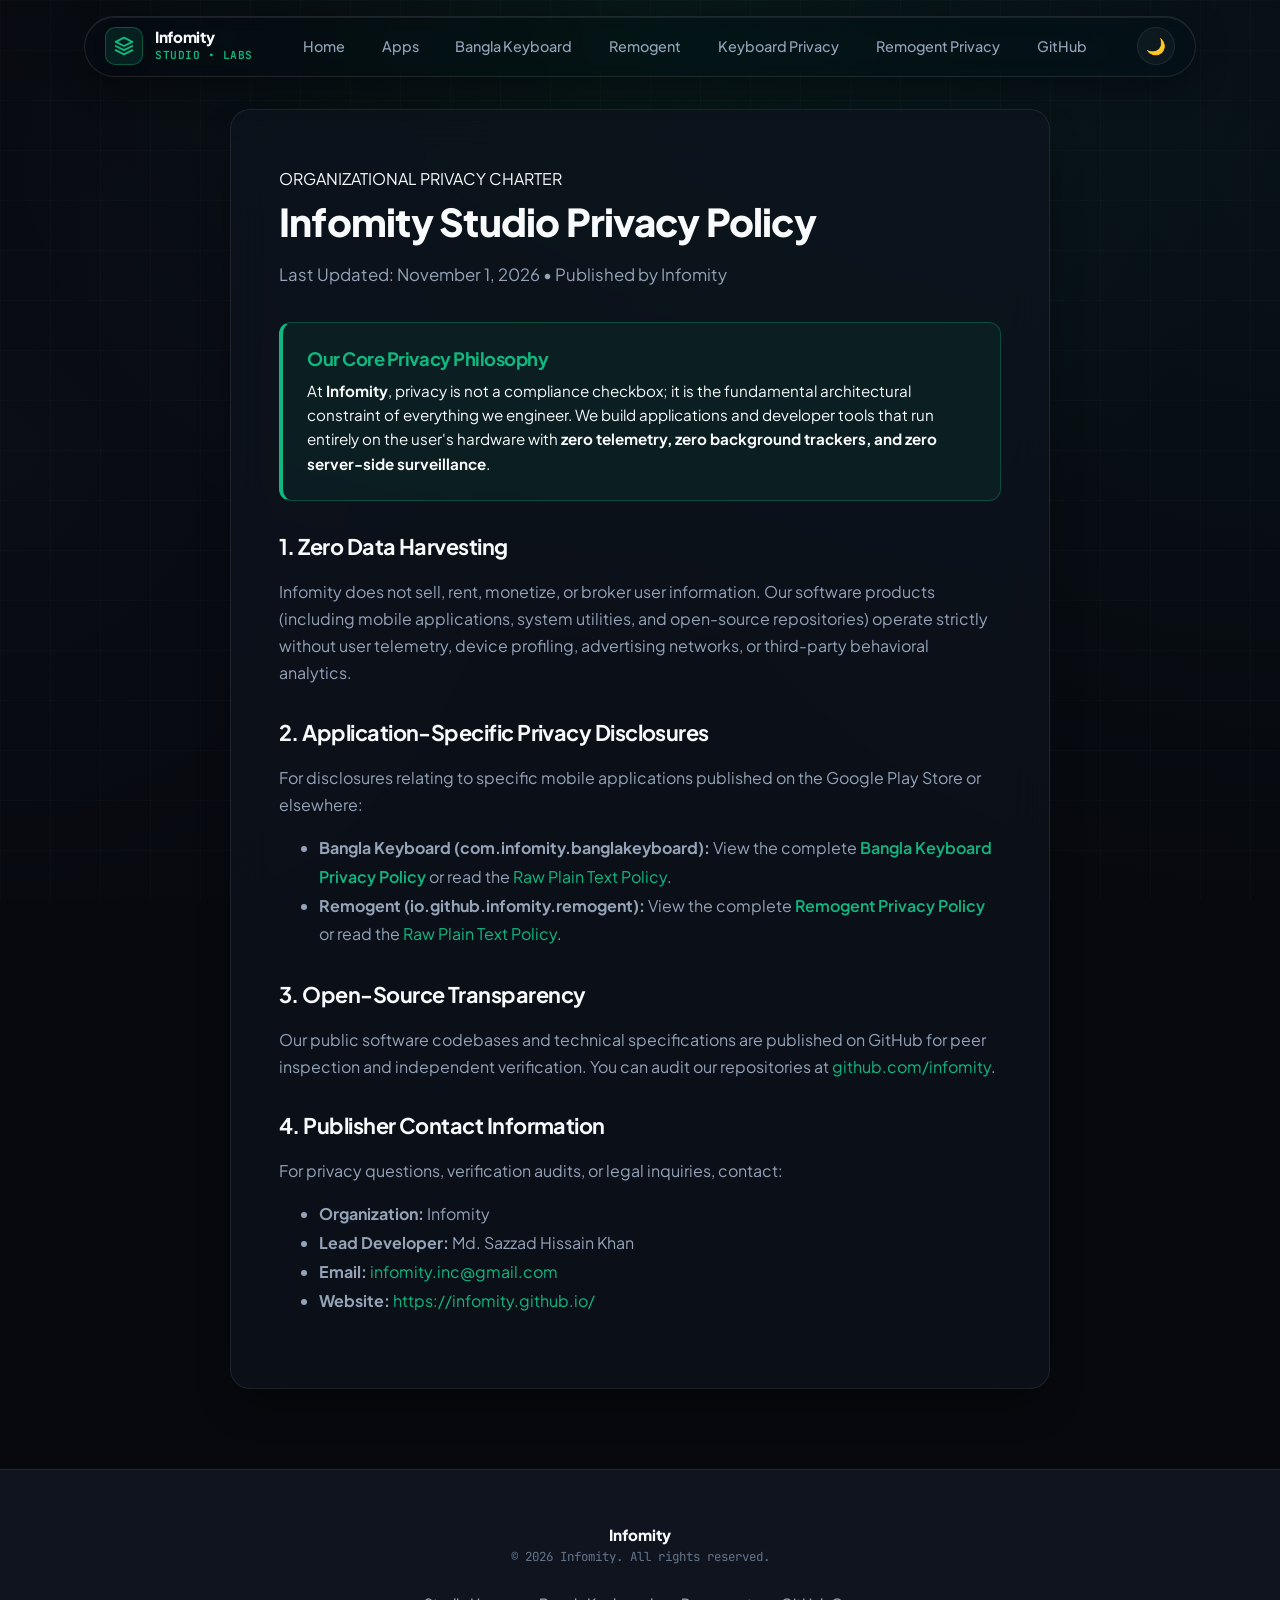
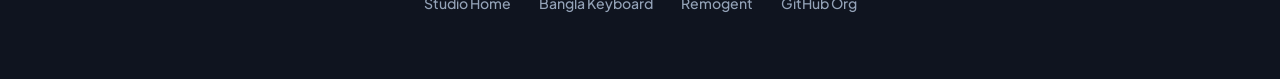
<file: privacy/index.html>
<!DOCTYPE html>
<html lang="en">
<head>
  <meta charset="UTF-8">
  <meta name="viewport" content="width=device-width, initial-scale=1.0">
  <title>Privacy Statement — Infomity Studio</title>
  <meta name="description" content="Infomity Studio organizational privacy policy and zero-telemetry software commitment.">
  <meta name="robots" content="index, follow">

  <!-- Google Fonts -->
  <link rel="preconnect" href="https://fonts.googleapis.com">
  <link rel="preconnect" href="https://fonts.gstatic.com" crossorigin>
  <link href="https://fonts.googleapis.com/css2?family=Plus+Jakarta+Sans:wght@300;400;500;600;700;800&family=JetBrains+Mono:wght@400;500;600;700&family=Inter:wght@300;400;500;600;700;800&display=swap" rel="stylesheet">

  <link rel="stylesheet" href="../assets/css/style.css">

  <style>
    .doc-container {
      max-width: 860px;
      margin: 2rem auto 5rem auto;
      padding: 0 1.25rem;
    }
    .doc-card {
      background: var(--card-bg);
      backdrop-filter: blur(20px);
      -webkit-backdrop-filter: blur(20px);
      border: 1px solid var(--card-border);
      border-radius: 20px;
      padding: 3.5rem 3rem;
      box-shadow: var(--shadow);
    }
    .summary-callout {
      background: rgba(16, 185, 129, 0.08);
      border: 1px solid rgba(16, 185, 129, 0.3);
      border-left: 4px solid var(--accent-color);
      border-radius: 12px;
      padding: 1.5rem;
      margin: 2rem 0;
    }
    @media (max-width: 768px) {
      .doc-card {
        padding: 2rem 1.5rem;
      }
    }
  </style>

  <script>
    (function() {
      const savedTheme = localStorage.getItem('theme');
      if (savedTheme === 'light') {
        document.documentElement.setAttribute('data-theme', 'light');
      } else {
        document.documentElement.removeAttribute('data-theme');
      }
    })();
  </script>
</head>
<body>

  <!-- Floating Capsule Navbar -->
  <header class="navbar-wrapper">
    <div class="navbar-container">
      <a href="../" class="navbar-brand">
        <div class="app-icon" style="width: 38px; height: 38px; border-radius: 10px; background: rgba(16, 185, 129, 0.12); border: 1px solid rgba(16, 185, 129, 0.35);">
          <svg viewBox="0 0 24 24" fill="none" stroke="currentColor" stroke-width="2.2" stroke-linecap="round" stroke-linejoin="round" style="width: 20px; height: 20px; color: #10b981;">
            <polygon points="12 2 2 7 12 12 22 7 12 2"></polygon>
            <polyline points="2 17 12 22 22 17"></polyline>
            <polyline points="2 12 12 17 22 12"></polyline>
          </svg>
        </div>
        <div class="navbar-brand-text">
          <span class="navbar-name" style="font-weight: 800; letter-spacing: -0.02em;">Infomity</span>
          <span class="navbar-badge">STUDIO &bull; LABS</span>
        </div>
      </a>

      <nav class="navbar-links">
        <a href="../" class="nav-link">Home</a>
        <a href="../#apps" class="nav-link">Apps</a>
        <a href="../bangla-keyboard/" class="nav-link">Bangla Keyboard</a>
        <a href="../remogent/" class="nav-link">Remogent</a>
        <a href="../bangla-keyboard/privacy/" class="nav-link">Keyboard Privacy</a>
        <a href="../remogent/privacy/" class="nav-link">Remogent Privacy</a>
        <a href="https://github.com/infomity" target="_blank" rel="noopener noreferrer" class="nav-link">GitHub</a>
      </nav>

      <div class="navbar-actions">
        <button id="themeToggle" class="theme-toggle-btn" aria-label="Toggle theme">
          <span id="themeIcon">🌙</span>
        </button>
        <button class="mobile-menu-btn" id="mobileMenuBtn" aria-label="Toggle navigation menu" aria-expanded="false" onclick="toggleMobileMenu()">
          <span class="hamburger-line"></span>
          <span class="hamburger-line"></span>
          <span class="hamburger-line"></span>
        </button>
      </div>
    </div>
  </header>

  <main class="doc-container">
    <article class="doc-card">
      <div class="status-badge" style="margin-bottom: 0.5rem;">
        <span class="status-dot"></span>
        ORGANIZATIONAL PRIVACY CHARTER
      </div>
      <h1 style="font-size: 2.4rem; font-weight: 800; margin: 0.5rem 0 1rem 0; letter-spacing: -0.02em;">Infomity Studio Privacy Policy</h1>
      <p style="color: var(--text-secondary); font-size: 1.05rem; line-height: 1.7;">
        Last Updated: November 1, 2026 &bull; Published by Infomity
      </p>

      <div class="summary-callout">
        <h3 style="margin: 0 0 0.5rem 0; color: var(--accent-color); font-size: 1.15rem;">Our Core Privacy Philosophy</h3>
        <p style="margin: 0; color: var(--text-color); font-size: 0.95rem; line-height: 1.6;">
          At <strong>Infomity</strong>, privacy is not a compliance checkbox; it is the fundamental architectural constraint of everything we engineer. We build applications and developer tools that run entirely on the user's hardware with <strong>zero telemetry, zero background trackers, and zero server-side surveillance</strong>.
        </p>
      </div>

      <h2 style="font-size: 1.35rem; font-weight: 700; margin-top: 2rem; color: var(--text-color);">1. Zero Data Harvesting</h2>
      <p style="color: var(--text-secondary); line-height: 1.7;">
        Infomity does not sell, rent, monetize, or broker user information. Our software products (including mobile applications, system utilities, and open-source repositories) operate strictly without user telemetry, device profiling, advertising networks, or third-party behavioral analytics.
      </p>

      <h2 style="font-size: 1.35rem; font-weight: 700; margin-top: 2rem; color: var(--text-color);">2. Application-Specific Privacy Disclosures</h2>
      <p style="color: var(--text-secondary); line-height: 1.7;">
        For disclosures relating to specific mobile applications published on the Google Play Store or elsewhere:
      </p>
      <ul style="color: var(--text-secondary); line-height: 1.8;">
        <li>
          <strong>Bangla Keyboard (com.infomity.banglakeyboard):</strong> View the complete <a href="../bangla-keyboard/privacy/" style="color: var(--accent-color); font-weight: 600;">Bangla Keyboard Privacy Policy</a> or read the <a href="../bangla-keyboard/privacy/privacy.txt" target="_blank" style="color: var(--accent-color);">Raw Plain Text Policy</a>.
        </li>
        <li>
          <strong>Remogent (io.github.infomity.remogent):</strong> View the complete <a href="../remogent/privacy/" style="color: var(--accent-color); font-weight: 600;">Remogent Privacy Policy</a> or read the <a href="../remogent/privacy/privacy.txt" target="_blank" style="color: var(--accent-color);">Raw Plain Text Policy</a>.
        </li>
      </ul>

      <h2 style="font-size: 1.35rem; font-weight: 700; margin-top: 2rem; color: var(--text-color);">3. Open-Source Transparency</h2>
      <p style="color: var(--text-secondary); line-height: 1.7;">
        Our public software codebases and technical specifications are published on GitHub for peer inspection and independent verification. You can audit our repositories at <a href="https://github.com/infomity" target="_blank" rel="noopener noreferrer" style="color: var(--accent-color);">github.com/infomity</a>.
      </p>

      <h2 style="font-size: 1.35rem; font-weight: 700; margin-top: 2rem; color: var(--text-color);">4. Publisher Contact Information</h2>
      <p style="color: var(--text-secondary); line-height: 1.7;">
        For privacy questions, verification audits, or legal inquiries, contact:
      </p>
      <ul style="color: var(--text-secondary); line-height: 1.8;">
        <li><strong>Organization:</strong> Infomity</li>
        <li><strong>Lead Developer:</strong> Md. Sazzad Hissain Khan</li>
        <li><strong>Email:</strong> <a href="mailto:infomity.inc@gmail.com" style="color: var(--accent-color);">infomity.inc@gmail.com</a></li>
        <li><strong>Website:</strong> <a href="https://infomity.github.io/" style="color: var(--accent-color);">https://infomity.github.io/</a></li>
      </ul>
    </article>
  </main>

  <!-- Modern Engineering Footer -->
  <footer class="site-footer" style="margin-top: 4rem;">
    <div class="footer-container" style="max-width: 860px;">
      <div class="footer-brand">
        <div>
          <span class="footer-brand-title">Infomity</span>
          <span class="footer-brand-subtitle">&copy; 2026 Infomity. All rights reserved.</span>
        </div>
      </div>
      <div class="footer-links-grid">
        <a href="../" class="footer-link">Studio Home</a>
        <a href="../bangla-keyboard/" class="footer-link">Bangla Keyboard</a>
        <a href="../remogent/" class="footer-link">Remogent</a>
        <a href="https://github.com/infomity" target="_blank" rel="noopener noreferrer" class="footer-link">GitHub Org</a>
      </div>
    </div>
  </footer>

  <script>
    function toggleMobileMenu() {
      const container = document.querySelector('.navbar-container');
      const btn = document.getElementById('mobileMenuBtn');
      if (!container) return;
      const isOpen = container.classList.toggle('is-open');
      if (btn) btn.setAttribute('aria-expanded', isOpen ? 'true' : 'false');
    }

    document.addEventListener('click', function(e) {
      const container = document.querySelector('.navbar-container');
      if (!container || !container.classList.contains('is-open')) return;
      if (!container.contains(e.target)) {
        container.classList.remove('is-open');
        const btn = document.getElementById('mobileMenuBtn');
        if (btn) btn.setAttribute('aria-expanded', 'false');
      }
    });

    document.querySelectorAll('.navbar-links .nav-link').forEach(link => {
      link.addEventListener('click', () => {
        const container = document.querySelector('.navbar-container');
        if (container && container.classList.contains('is-open')) {
          container.classList.remove('is-open');
          const btn = document.getElementById('mobileMenuBtn');
          if (btn) btn.setAttribute('aria-expanded', 'false');
        }
      });
    });

    const themeToggle = document.getElementById('themeToggle');
    const themeIcon = document.getElementById('themeIcon');
    const html = document.documentElement;

    function updateThemeIcon() {
      if (html.getAttribute('data-theme') === 'light') {
        if (themeIcon) themeIcon.textContent = '☀️';
      } else {
        if (themeIcon) themeIcon.textContent = '🌙';
      }
    }
    updateThemeIcon();

    if (themeToggle) {
      themeToggle.addEventListener('click', () => {
        if (html.getAttribute('data-theme') === 'light') {
          html.removeAttribute('data-theme');
          localStorage.setItem('theme', 'dark');
        } else {
          html.setAttribute('data-theme', 'light');
          localStorage.setItem('theme', 'light');
        }
        updateThemeIcon();
      });
    }
  </script>

</body>
</html>
</file>
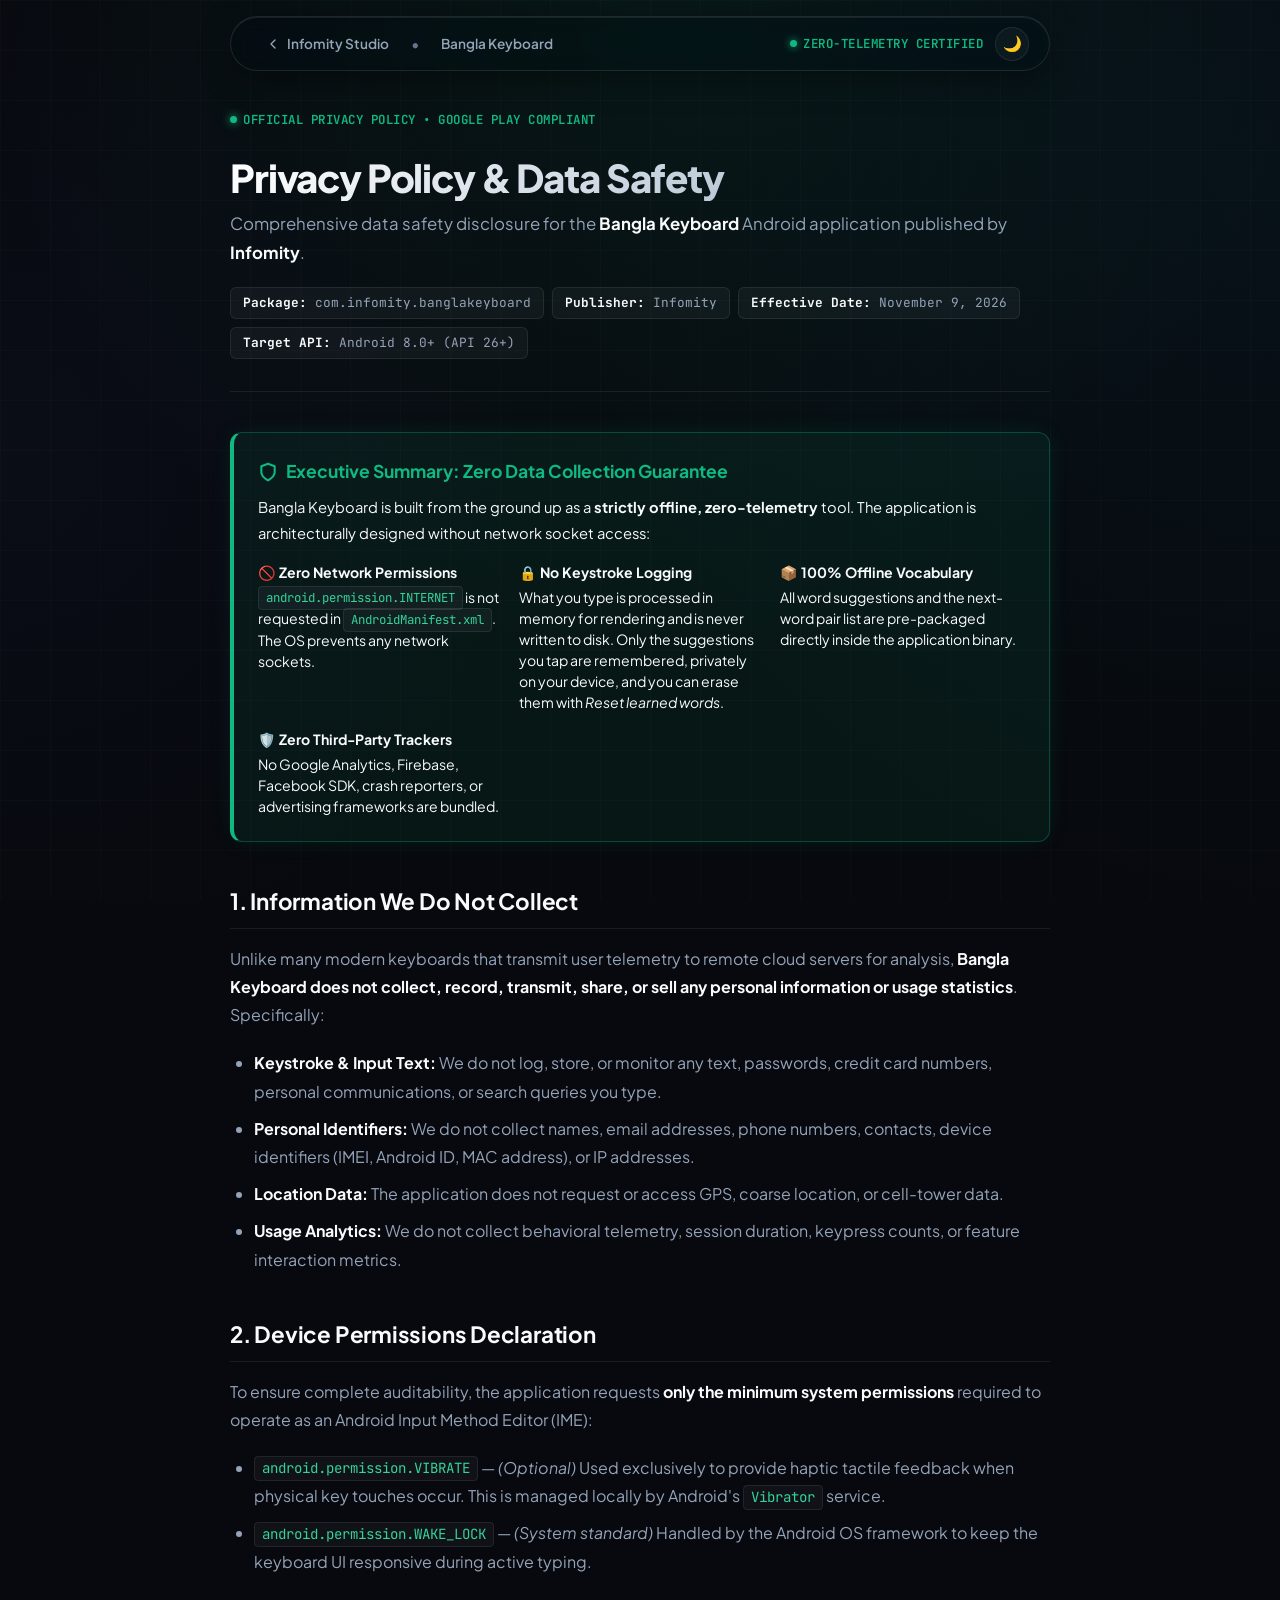
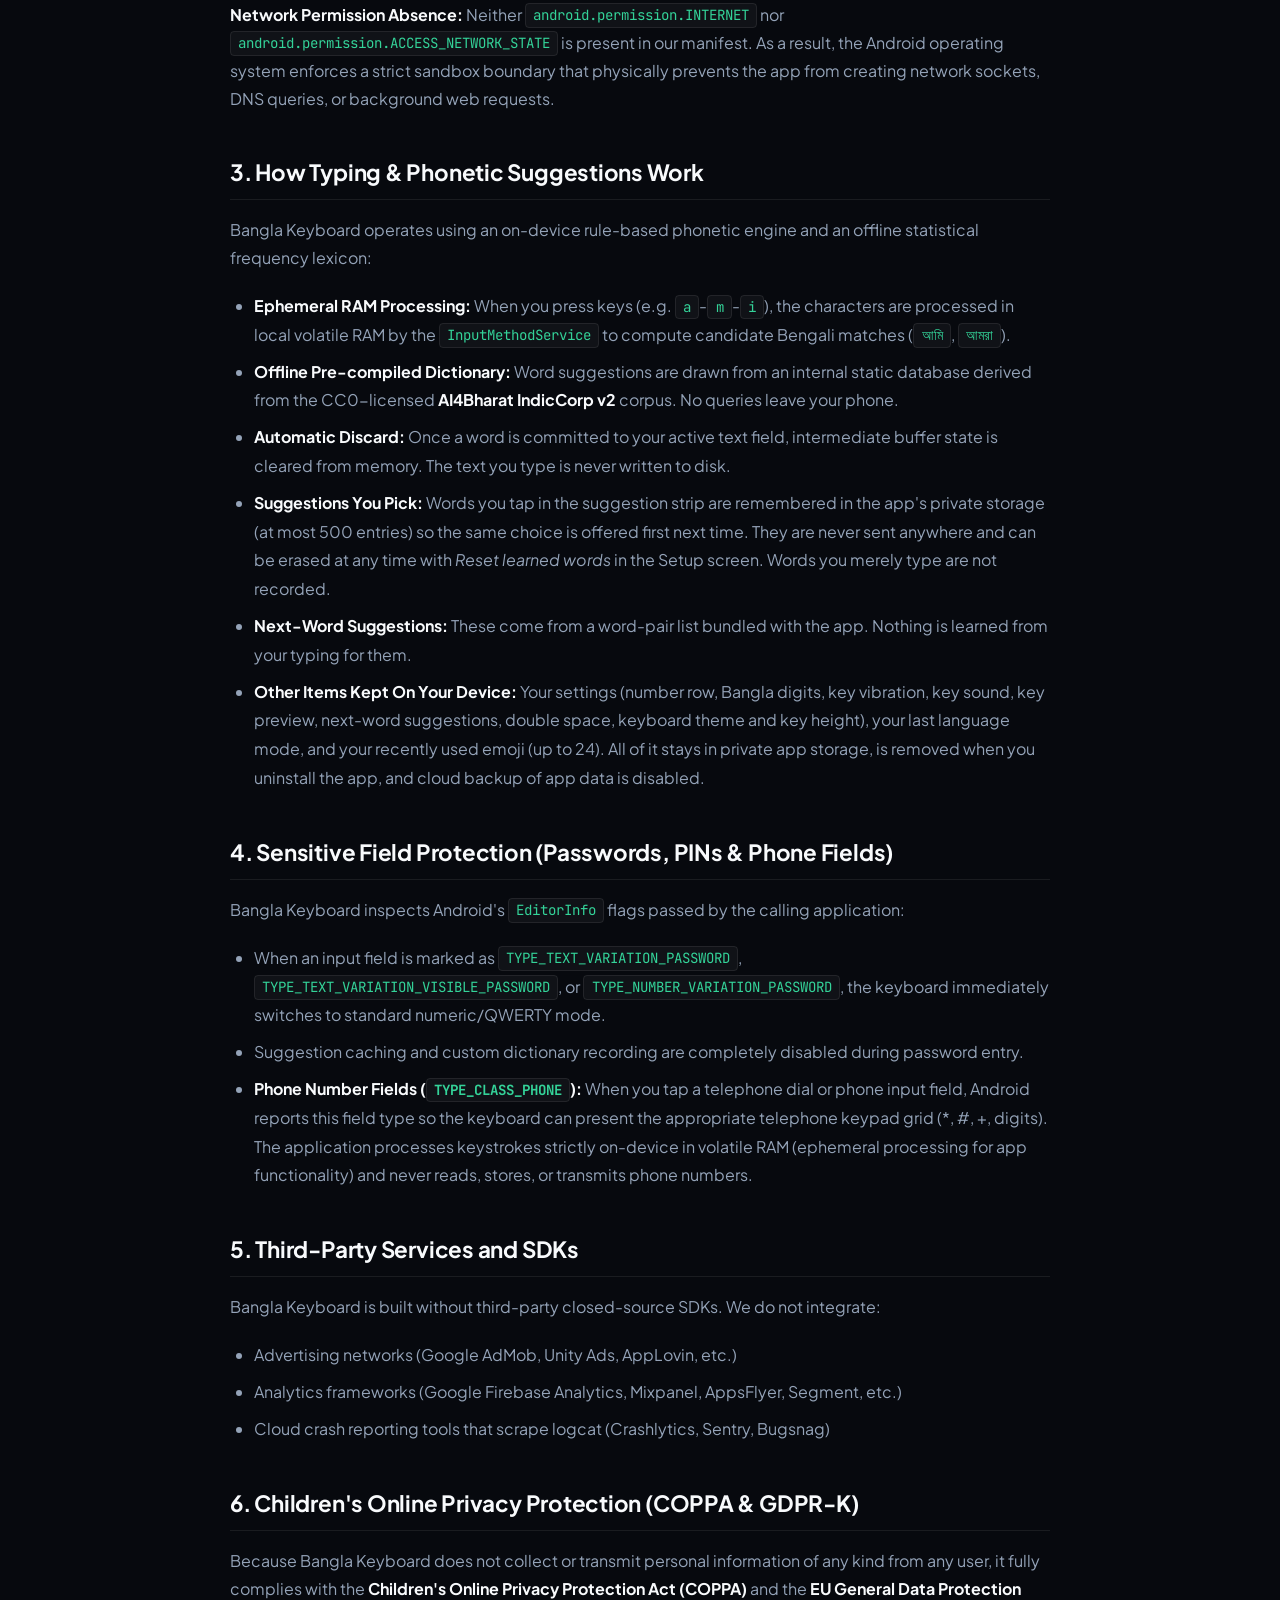
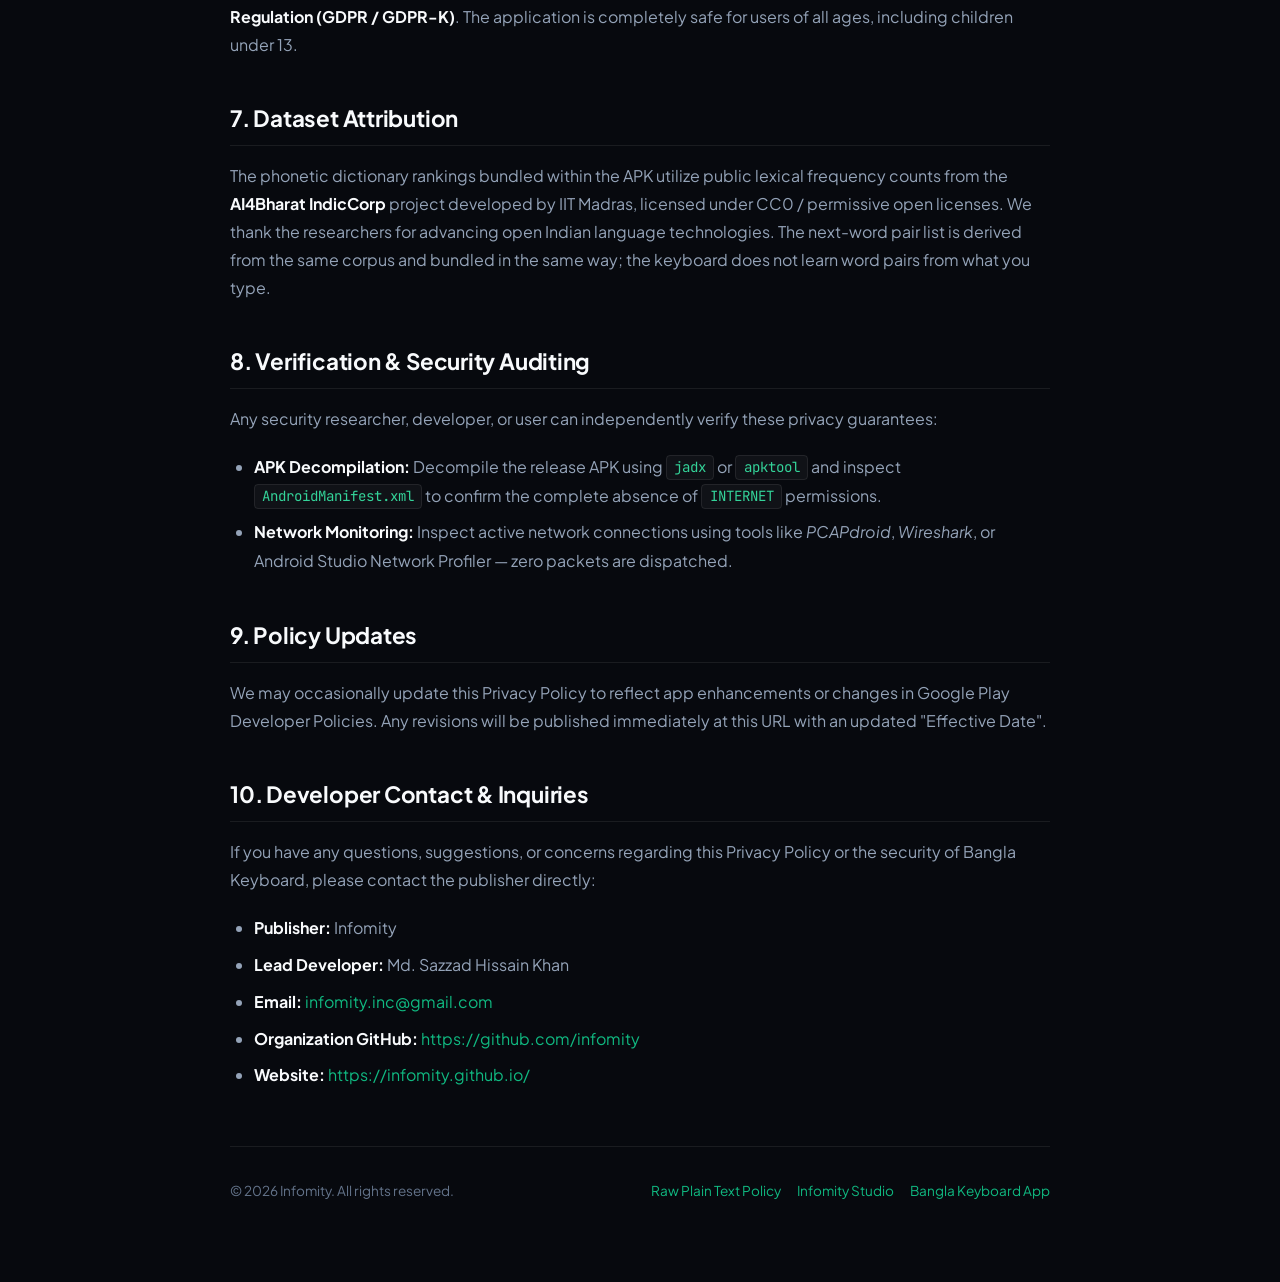
<file: bangla-keyboard/privacy/index.html>
<!DOCTYPE html>
<html lang="en">
<head>
  <meta charset="UTF-8">
  <meta name="viewport" content="width=device-width, initial-scale=1.0">
  <title>Privacy Policy — Bangla Keyboard | Infomity</title>
  <meta name="description" content="Official Privacy Policy and Data Safety Disclosure for Bangla Keyboard (com.infomity.banglakeyboard) for Android by Infomity.">
  <meta name="robots" content="index, follow">

  <!-- Google Fonts -->
  <link rel="preconnect" href="https://fonts.googleapis.com">
  <link rel="preconnect" href="https://fonts.gstatic.com" crossorigin>
  <link href="https://fonts.googleapis.com/css2?family=Plus+Jakarta+Sans:wght@300;400;500;600;700;800&family=JetBrains+Mono:wght@400;500;600;700&family=Inter:wght@300;400;500;600;700;800&display=swap" rel="stylesheet">

  <style>
    :root {
      /* Dark-first obsidian luxury palette (ZeBeyond Design System) */
      --bg-color: #07090e;
      --bg-gradient: radial-gradient(circle at 50% 0%, rgba(16, 185, 129, 0.08) 0%, transparent 60%),
                     radial-gradient(circle at 100% 20%, rgba(6, 182, 212, 0.05) 0%, transparent 50%),
                     radial-gradient(circle at 0% 50%, rgba(99, 102, 241, 0.04) 0%, transparent 40%);
      --card-bg: rgba(15, 20, 31, 0.7);
      --card-border: rgba(255, 255, 255, 0.08);
      --card-border-hover: rgba(16, 185, 129, 0.35);
      --text-color: #f8fafc;
      --text-secondary: #94a3b8;
      --text-muted: #64748b;
      --accent-color: #10b981;
      --accent-glow: rgba(16, 185, 129, 0.25);
      --tag-bg: rgba(255, 255, 255, 0.04);
      --tag-border: rgba(255, 255, 255, 0.08);
      --navbar-bg: rgba(7, 9, 14, 0.25);
      --navbar-border: rgba(255, 255, 255, 0.10);
      --navbar-shadow: 0 8px 32px 0 rgba(0, 0, 0, 0.35), inset 0 1px 0 rgba(255, 255, 255, 0.08);
      --shadow: 0 20px 40px -15px rgba(0, 0, 0, 0.6);
      --font-sans: 'Plus Jakarta Sans', 'Inter', -apple-system, BlinkMacSystemFont, "Segoe UI", Roboto, sans-serif;
      --font-mono: 'JetBrains Mono', ui-monospace, SFMono-Regular, Menlo, Monaco, monospace;
    }

    [data-theme="light"] {
      --bg-color: #f8fafc;
      --bg-gradient: radial-gradient(circle at 50% 0%, rgba(16, 185, 129, 0.05) 0%, transparent 60%),
                     radial-gradient(circle at 100% 20%, rgba(6, 182, 212, 0.04) 0%, transparent 50%);
      --card-bg: rgba(255, 255, 255, 0.9);
      --card-border: rgba(226, 232, 240, 0.9);
      --card-border-hover: rgba(16, 185, 129, 0.5);
      --text-color: #0f172a;
      --text-secondary: #475569;
      --text-muted: #94a3b8;
      --accent-color: #059669;
      --accent-glow: rgba(5, 150, 105, 0.15);
      --tag-bg: #f1f5f9;
      --tag-border: #e2e8f0;
      --navbar-bg: rgba(255, 255, 255, 0.30);
      --navbar-border: rgba(0, 0, 0, 0.08);
      --navbar-shadow: 0 8px 30px -8px rgba(0, 0, 0, 0.08), inset 0 1px 0 rgba(255, 255, 255, 0.9);
      --shadow: 0 10px 30px -10px rgba(0, 0, 0, 0.08);
    }

    *, *::before, *::after {
      box-sizing: border-box;
    }

    body {
      margin: 0;
      padding: 0;
      background-color: var(--bg-color);
      background-image: var(--bg-gradient);
      background-attachment: fixed;
      color: var(--text-color);
      font-family: var(--font-sans);
      font-size: 1rem;
      line-height: 1.7;
      -webkit-font-smoothing: antialiased;
      -moz-osx-font-smoothing: grayscale;
      min-height: 100vh;
      position: relative;
    }

    body::before {
      content: "";
      position: fixed;
      top: 0;
      left: 0;
      width: 100vw;
      height: 100vh;
      background-image: linear-gradient(rgba(255, 255, 255, 0.02) 1px, transparent 1px),
                        linear-gradient(90deg, rgba(255, 255, 255, 0.02) 1px, transparent 1px);
      background-size: 50px 50px;
      pointer-events: none;
      z-index: 0;
    }

    [data-theme="light"] body::before {
      background-image: linear-gradient(rgba(0, 0, 0, 0.025) 1px, transparent 1px),
                        linear-gradient(90deg, rgba(0, 0, 0, 0.025) 1px, transparent 1px);
    }

    /* Floating Top Bar */
    .topbar-wrapper {
      position: sticky;
      top: 1rem;
      z-index: 100;
      max-width: 860px;
      margin: 1rem auto 0 auto;
      padding: 0 1.25rem;
    }

    .topbar-container {
      display: flex;
      align-items: center;
      justify-content: space-between;
      background: var(--navbar-bg);
      backdrop-filter: blur(8px) saturate(140%);
      -webkit-backdrop-filter: blur(8px) saturate(140%);
      border: 1px solid var(--navbar-border);
      border-radius: 9999px;
      padding: 0.6rem 1.25rem;
      box-shadow: var(--navbar-shadow);
    }

    .btn-nav {
      display: inline-flex;
      align-items: center;
      gap: 0.4rem;
      color: var(--text-secondary);
      text-decoration: none;
      font-size: 0.85rem;
      font-weight: 600;
      padding: 0.35rem 0.85rem;
      border-radius: 9999px;
      transition: all 0.2s ease;
    }

    .btn-nav:hover {
      color: var(--text-color);
      background: var(--tag-bg);
    }

    .status-badge {
      display: inline-flex;
      align-items: center;
      gap: 0.4rem;
      font-family: var(--font-mono);
      font-size: 0.78rem;
      color: var(--accent-color);
      font-weight: 600;
      text-transform: uppercase;
      letter-spacing: 0.5px;
    }

    .status-dot {
      width: 7px;
      height: 7px;
      border-radius: 50%;
      background-color: var(--accent-color);
      box-shadow: 0 0 8px var(--accent-color);
    }

    .theme-toggle-btn {
      background: var(--tag-bg);
      border: 1px solid var(--card-border);
      color: var(--text-color);
      width: 34px;
      height: 34px;
      border-radius: 50%;
      display: flex;
      align-items: center;
      justify-content: center;
      cursor: pointer;
      font-size: 0.95rem;
      transition: all 0.2s ease;
    }

    .theme-toggle-btn:hover {
      border-color: var(--accent-color);
      transform: rotate(15deg);
    }

    /* Document Container */
    .doc-container {
      max-width: 860px;
      margin: 2rem auto 5rem auto;
      padding: 0 1.25rem;
      position: relative;
      z-index: 1;
    }

    /* Plain content wrapper (no outer card) so text uses the full page width */
    .doc-card {
      background: none;
      border: 0;
      border-radius: 0;
      padding: 0;
      box-shadow: none;
    }

    .doc-header {
      border-bottom: 1px solid var(--card-border);
      padding-bottom: 2rem;
      margin-bottom: 2.5rem;
    }

    h1 {
      font-size: 2.4rem;
      font-weight: 800;
      margin: 1rem 0 0.5rem 0;
      line-height: 1.2;
      letter-spacing: -0.03em;
    }

    .gradient-text {
      background: linear-gradient(135deg, #ffffff 0%, #cbd5e1 50%, #94a3b8 100%);
      -webkit-background-clip: text;
      -webkit-text-fill-color: transparent;
    }

    [data-theme="light"] .gradient-text {
      background: linear-gradient(135deg, #0f172a 0%, #334155 70%, #059669 100%);
      -webkit-background-clip: text;
      -webkit-text-fill-color: transparent;
    }

    .meta-tags {
      display: flex;
      flex-wrap: wrap;
      gap: 0.5rem;
      margin-top: 1.25rem;
    }

    .meta-tag {
      font-size: 0.8rem;
      background: var(--tag-bg);
      border: 1px solid var(--card-border);
      padding: 0.25rem 0.75rem;
      border-radius: 6px;
      color: var(--text-secondary);
      font-family: var(--font-mono);
    }

    .summary-callout {
      background: rgba(16, 185, 129, 0.08);
      border: 1px solid rgba(16, 185, 129, 0.3);
      border-left: 4px solid var(--accent-color);
      border-radius: 12px;
      padding: 1.5rem;
      margin: 2.25rem 0;
      box-shadow: 0 0 25px -5px rgba(16, 185, 129, 0.15);
    }

    .summary-callout h3 {
      margin: 0 0 0.5rem 0;
      color: var(--accent-color);
      font-size: 1.1rem;
      display: flex;
      align-items: center;
      gap: 0.5rem;
    }

    .summary-grid {
      display: grid;
      grid-template-columns: repeat(auto-fit, minmax(220px, 1fr));
      gap: 1rem;
      margin-top: 1rem;
    }

    .summary-item {
      font-size: 0.88rem;
      line-height: 1.5;
    }

    .summary-item strong {
      color: var(--text-color);
      display: block;
      margin-bottom: 0.2rem;
    }

    h2 {
      font-size: 1.4rem;
      font-weight: 700;
      margin: 2.5rem 0 1rem 0;
      color: var(--text-color);
      letter-spacing: -0.01em;
      border-bottom: 1px solid var(--card-border);
      padding-bottom: 0.5rem;
    }

    p {
      color: var(--text-secondary);
      margin: 0 0 1.25rem 0;
      line-height: 1.75;
    }

    ul {
      color: var(--text-secondary);
      padding-left: 1.5rem;
      margin: 0 0 1.5rem 0;
      line-height: 1.8;
    }

    li {
      margin-bottom: 0.5rem;
    }

    strong {
      color: var(--text-color);
    }

    code {
      font-family: var(--font-mono);
      font-size: 0.88em;
      background: var(--tag-bg);
      border: 1px solid var(--card-border);
      padding: 0.15rem 0.45rem;
      border-radius: 4px;
      color: #34d399;
    }

    a {
      color: var(--accent-color);
      text-decoration: none;
      transition: color 0.2s ease;
    }

    a:hover {
      text-decoration: underline;
    }

    .doc-footer {
      border-top: 1px solid var(--card-border);
      padding-top: 2rem;
      margin-top: 3.5rem;
      display: flex;
      justify-content: space-between;
      align-items: center;
      flex-wrap: wrap;
      gap: 1rem;
      font-size: 0.85rem;
      color: var(--text-muted);
    }

    @media (max-width: 768px) {
      .topbar-wrapper {
        padding: 0 0.75rem;
      }
      .topbar-container {
        padding: 0.5rem 0.85rem;
      }
      .status-badge {
        display: none;
      }
      .doc-footer {
        flex-direction: column;
        align-items: flex-start;
        gap: 1rem;
      }
      .doc-container {
        padding: 0 1rem;
        margin: 1.5rem auto 3.5rem auto;
      }
      h1 {
        font-size: 1.85rem;
      }
      .summary-grid {
        grid-template-columns: 1fr;
      }
    }
  </style>

  <script>
    (function() {
      const savedTheme = localStorage.getItem('theme');
      if (savedTheme === 'light') {
        document.documentElement.setAttribute('data-theme', 'light');
      } else {
        document.documentElement.removeAttribute('data-theme');
      }
    })();
  </script>
</head>
<body>

  <!-- Minimal Floating Navigation Bar -->
  <header class="topbar-wrapper">
    <div class="topbar-container">
      <div style="display: flex; align-items: center; gap: 0.5rem;">
        <a href="../../" class="btn-nav">
          <svg width="16" height="16" viewBox="0 0 24 24" fill="none" stroke="currentColor" stroke-width="2" stroke-linecap="round" stroke-linejoin="round">
            <polyline points="15 18 9 12 15 6"></polyline>
          </svg>
          <span>Infomity Studio</span>
        </a>
        <span style="color: var(--text-muted);">&bull;</span>
        <a href="../" class="btn-nav">
          <span>Bangla Keyboard</span>
        </a>
      </div>

      <div style="display: flex; align-items: center; gap: 0.75rem;">
        <div class="status-badge">
          <span class="status-dot"></span>
          <span>Zero-Telemetry Certified</span>
        </div>

        <button id="themeToggle" class="theme-toggle-btn" aria-label="Toggle theme">
          <span id="themeIcon">🌙</span>
        </button>
      </div>
    </div>
  </header>

  <!-- Document Container -->
  <main class="doc-container">
    <article class="doc-card">

      <header class="doc-header">
        <div class="status-badge" style="margin-bottom: 0.5rem;">
          <span class="status-dot"></span>
          OFFICIAL PRIVACY POLICY &bull; GOOGLE PLAY COMPLIANT
        </div>
        <h1 class="gradient-text">Privacy Policy &amp; Data Safety</h1>
        <p style="margin: 0; color: var(--text-secondary); font-size: 1.05rem;">
          Comprehensive data safety disclosure for the <strong>Bangla Keyboard</strong> Android application published by <strong>Infomity</strong>.
        </p>

        <div class="meta-tags">
          <span class="meta-tag"><strong>Package:</strong> com.infomity.banglakeyboard</span>
          <span class="meta-tag"><strong>Publisher:</strong> Infomity</span>
          <span class="meta-tag"><strong>Effective Date:</strong> November 9, 2026</span>
          <span class="meta-tag"><strong>Target API:</strong> Android 8.0+ (API 26+)</span>
        </div>
      </header>

      <!-- Executive Summary Box -->
      <section class="summary-callout">
        <h3>
          <svg width="20" height="20" viewBox="0 0 24 24" fill="none" stroke="currentColor" stroke-width="2.5" stroke-linecap="round" stroke-linejoin="round">
            <path d="M12 22s8-4 8-10V5l-8-3-8 3v7c0 6 8 10 8 10z"></path>
          </svg>
          Executive Summary: Zero Data Collection Guarantee
        </h3>
        <p style="margin-bottom: 0.5rem; font-size: 0.92rem; color: var(--text-color);">
          Bangla Keyboard is built from the ground up as a <strong>strictly offline, zero-telemetry</strong> tool. The application is architecturally designed without network socket access:
        </p>
        <div class="summary-grid">
          <div class="summary-item">
            <strong>🚫 Zero Network Permissions</strong>
            <code>android.permission.INTERNET</code> is not requested in <code>AndroidManifest.xml</code>. The OS prevents any network sockets.
          </div>
          <div class="summary-item">
            <strong>🔒 No Keystroke Logging</strong>
            What you type is processed in memory for rendering and is never written to disk. Only the suggestions you tap are remembered, privately on your device, and you can erase them with <em>Reset learned words</em>.
          </div>
          <div class="summary-item">
            <strong>📦 100% Offline Vocabulary</strong>
            All word suggestions and the next-word pair list are pre-packaged directly inside the application binary.
          </div>
          <div class="summary-item">
            <strong>🛡️ Zero Third-Party Trackers</strong>
            No Google Analytics, Firebase, Facebook SDK, crash reporters, or advertising frameworks are bundled.
          </div>
        </div>
      </section>

      <!-- Detailed Sections -->
      <h2>1. Information We Do Not Collect</h2>
      <p>
        Unlike many modern keyboards that transmit user telemetry to remote cloud servers for analysis, <strong>Bangla Keyboard does not collect, record, transmit, share, or sell any personal information or usage statistics</strong>. Specifically:
      </p>
      <ul>
        <li><strong>Keystroke &amp; Input Text:</strong> We do not log, store, or monitor any text, passwords, credit card numbers, personal communications, or search queries you type.</li>
        <li><strong>Personal Identifiers:</strong> We do not collect names, email addresses, phone numbers, contacts, device identifiers (IMEI, Android ID, MAC address), or IP addresses.</li>
        <li><strong>Location Data:</strong> The application does not request or access GPS, coarse location, or cell-tower data.</li>
        <li><strong>Usage Analytics:</strong> We do not collect behavioral telemetry, session duration, keypress counts, or feature interaction metrics.</li>
      </ul>

      <h2>2. Device Permissions Declaration</h2>
      <p>
        To ensure complete auditability, the application requests <strong>only the minimum system permissions</strong> required to operate as an Android Input Method Editor (IME):
      </p>
      <ul>
        <li><code>android.permission.VIBRATE</code> — <em>(Optional)</em> Used exclusively to provide haptic tactile feedback when physical key touches occur. This is managed locally by Android's <code>Vibrator</code> service.</li>
        <li><code>android.permission.WAKE_LOCK</code> — <em>(System standard)</em> Handled by the Android OS framework to keep the keyboard UI responsive during active typing.</li>
      </ul>
      <p>
        <strong>Network Permission Absence:</strong> Neither <code>android.permission.INTERNET</code> nor <code>android.permission.ACCESS_NETWORK_STATE</code> is present in our manifest. As a result, the Android operating system enforces a strict sandbox boundary that physically prevents the app from creating network sockets, DNS queries, or background web requests.
      </p>

      <h2>3. How Typing &amp; Phonetic Suggestions Work</h2>
      <p>
        Bangla Keyboard operates using an on-device rule-based phonetic engine and an offline statistical frequency lexicon:
      </p>
      <ul>
        <li><strong>Ephemeral RAM Processing:</strong> When you press keys (e.g. <code>a</code>-<code>m</code>-<code>i</code>), the characters are processed in local volatile RAM by the <code>InputMethodService</code> to compute candidate Bengali matches (<code>আমি</code>, <code>আমরা</code>).</li>
        <li><strong>Offline Pre-compiled Dictionary:</strong> Word suggestions are drawn from an internal static database derived from the CC0-licensed <strong>AI4Bharat IndicCorp v2</strong> corpus. No queries leave your phone.</li>
        <li><strong>Automatic Discard:</strong> Once a word is committed to your active text field, intermediate buffer state is cleared from memory. The text you type is never written to disk.</li>
        <li><strong>Suggestions You Pick:</strong> Words you tap in the suggestion strip are remembered in the app's private storage (at most 500 entries) so the same choice is offered first next time. They are never sent anywhere and can be erased at any time with <em>Reset learned words</em> in the Setup screen. Words you merely type are not recorded.</li>
        <li><strong>Next-Word Suggestions:</strong> These come from a word-pair list bundled with the app. Nothing is learned from your typing for them.</li>
        <li><strong>Other Items Kept On Your Device:</strong> Your settings (number row, Bangla digits, key vibration, key sound, key preview, next-word suggestions, double space, keyboard theme and key height), your last language mode, and your recently used emoji (up to 24). All of it stays in private app storage, is removed when you uninstall the app, and cloud backup of app data is disabled.</li>
      </ul>

      <h2>4. Sensitive Field Protection (Passwords, PINs &amp; Phone Fields)</h2>
      <p>
        Bangla Keyboard inspects Android's <code>EditorInfo</code> flags passed by the calling application:
      </p>
      <ul>
        <li>When an input field is marked as <code>TYPE_TEXT_VARIATION_PASSWORD</code>, <code>TYPE_TEXT_VARIATION_VISIBLE_PASSWORD</code>, or <code>TYPE_NUMBER_VARIATION_PASSWORD</code>, the keyboard immediately switches to standard numeric/QWERTY mode.</li>
        <li>Suggestion caching and custom dictionary recording are completely disabled during password entry.</li>
        <li><strong>Phone Number Fields (<code>TYPE_CLASS_PHONE</code>):</strong> When you tap a telephone dial or phone input field, Android reports this field type so the keyboard can present the appropriate telephone keypad grid (*, #, +, digits). The application processes keystrokes strictly on-device in volatile RAM (ephemeral processing for app functionality) and never reads, stores, or transmits phone numbers.</li>
      </ul>

      <h2>5. Third-Party Services and SDKs</h2>
      <p>
        Bangla Keyboard is built without third-party closed-source SDKs. We do not integrate:
      </p>
      <ul>
        <li>Advertising networks (Google AdMob, Unity Ads, AppLovin, etc.)</li>
        <li>Analytics frameworks (Google Firebase Analytics, Mixpanel, AppsFlyer, Segment, etc.)</li>
        <li>Cloud crash reporting tools that scrape logcat (Crashlytics, Sentry, Bugsnag)</li>
      </ul>

      <h2>6. Children's Online Privacy Protection (COPPA &amp; GDPR-K)</h2>
      <p>
        Because Bangla Keyboard does not collect or transmit personal information of any kind from any user, it fully complies with the <strong>Children's Online Privacy Protection Act (COPPA)</strong> and the <strong>EU General Data Protection Regulation (GDPR / GDPR-K)</strong>. The application is completely safe for users of all ages, including children under 13.
      </p>

      <h2>7. Dataset Attribution</h2>
      <p>
        The phonetic dictionary rankings bundled within the APK utilize public lexical frequency counts from the <strong>AI4Bharat IndicCorp</strong> project developed by IIT Madras, licensed under CC0 / permissive open licenses. We thank the researchers for advancing open Indian language technologies. The next-word pair list is derived from the same corpus and bundled in the same way; the keyboard does not learn word pairs from what you type.
      </p>

      <h2>8. Verification &amp; Security Auditing</h2>
      <p>
        Any security researcher, developer, or user can independently verify these privacy guarantees:
      </p>
      <ul>
        <li><strong>APK Decompilation:</strong> Decompile the release APK using <code>jadx</code> or <code>apktool</code> and inspect <code>AndroidManifest.xml</code> to confirm the complete absence of <code>INTERNET</code> permissions.</li>
        <li><strong>Network Monitoring:</strong> Inspect active network connections using tools like <em>PCAPdroid</em>, <em>Wireshark</em>, or Android Studio Network Profiler — zero packets are dispatched.</li>
      </ul>

      <h2>9. Policy Updates</h2>
      <p>
        We may occasionally update this Privacy Policy to reflect app enhancements or changes in Google Play Developer Policies. Any revisions will be published immediately at this URL with an updated "Effective Date".
      </p>

      <h2>10. Developer Contact &amp; Inquiries</h2>
      <p>
        If you have any questions, suggestions, or concerns regarding this Privacy Policy or the security of Bangla Keyboard, please contact the publisher directly:
      </p>
      <ul>
        <li><strong>Publisher:</strong> Infomity</li>
        <li><strong>Lead Developer:</strong> Md. Sazzad Hissain Khan</li>
        <li><strong>Email:</strong> <a href="mailto:infomity.inc@gmail.com">infomity.inc@gmail.com</a></li>
        <li><strong>Organization GitHub:</strong> <a href="https://github.com/infomity" target="_blank" rel="noopener noreferrer">https://github.com/infomity</a></li>
        <li><strong>Website:</strong> <a href="https://infomity.github.io/">https://infomity.github.io/</a></li>
      </ul>

      <footer class="doc-footer">
        <div>
          &copy; 2026 Infomity. All rights reserved.
        </div>
        <div style="display: flex; gap: 1rem;">
          <a href="./privacy.txt" target="_blank">Raw Plain Text Policy</a>
          <a href="../../">Infomity Studio</a>
          <a href="../">Bangla Keyboard App</a>
        </div>
      </footer>

    </article>
  </main>

  <script>
    const themeToggle = document.getElementById('themeToggle');
    const themeIcon = document.getElementById('themeIcon');
    const html = document.documentElement;

    function updateThemeIcon() {
      if (html.getAttribute('data-theme') === 'light') {
        if (themeIcon) themeIcon.textContent = '☀️';
      } else {
        if (themeIcon) themeIcon.textContent = '🌙';
      }
    }
    updateThemeIcon();

    if (themeToggle) {
      themeToggle.addEventListener('click', () => {
        if (html.getAttribute('data-theme') === 'light') {
          html.removeAttribute('data-theme');
          localStorage.setItem('theme', 'dark');
        } else {
          html.setAttribute('data-theme', 'light');
          localStorage.setItem('theme', 'light');
        }
        updateThemeIcon();
      });
    }
  </script>

</body>
</html>
</file>
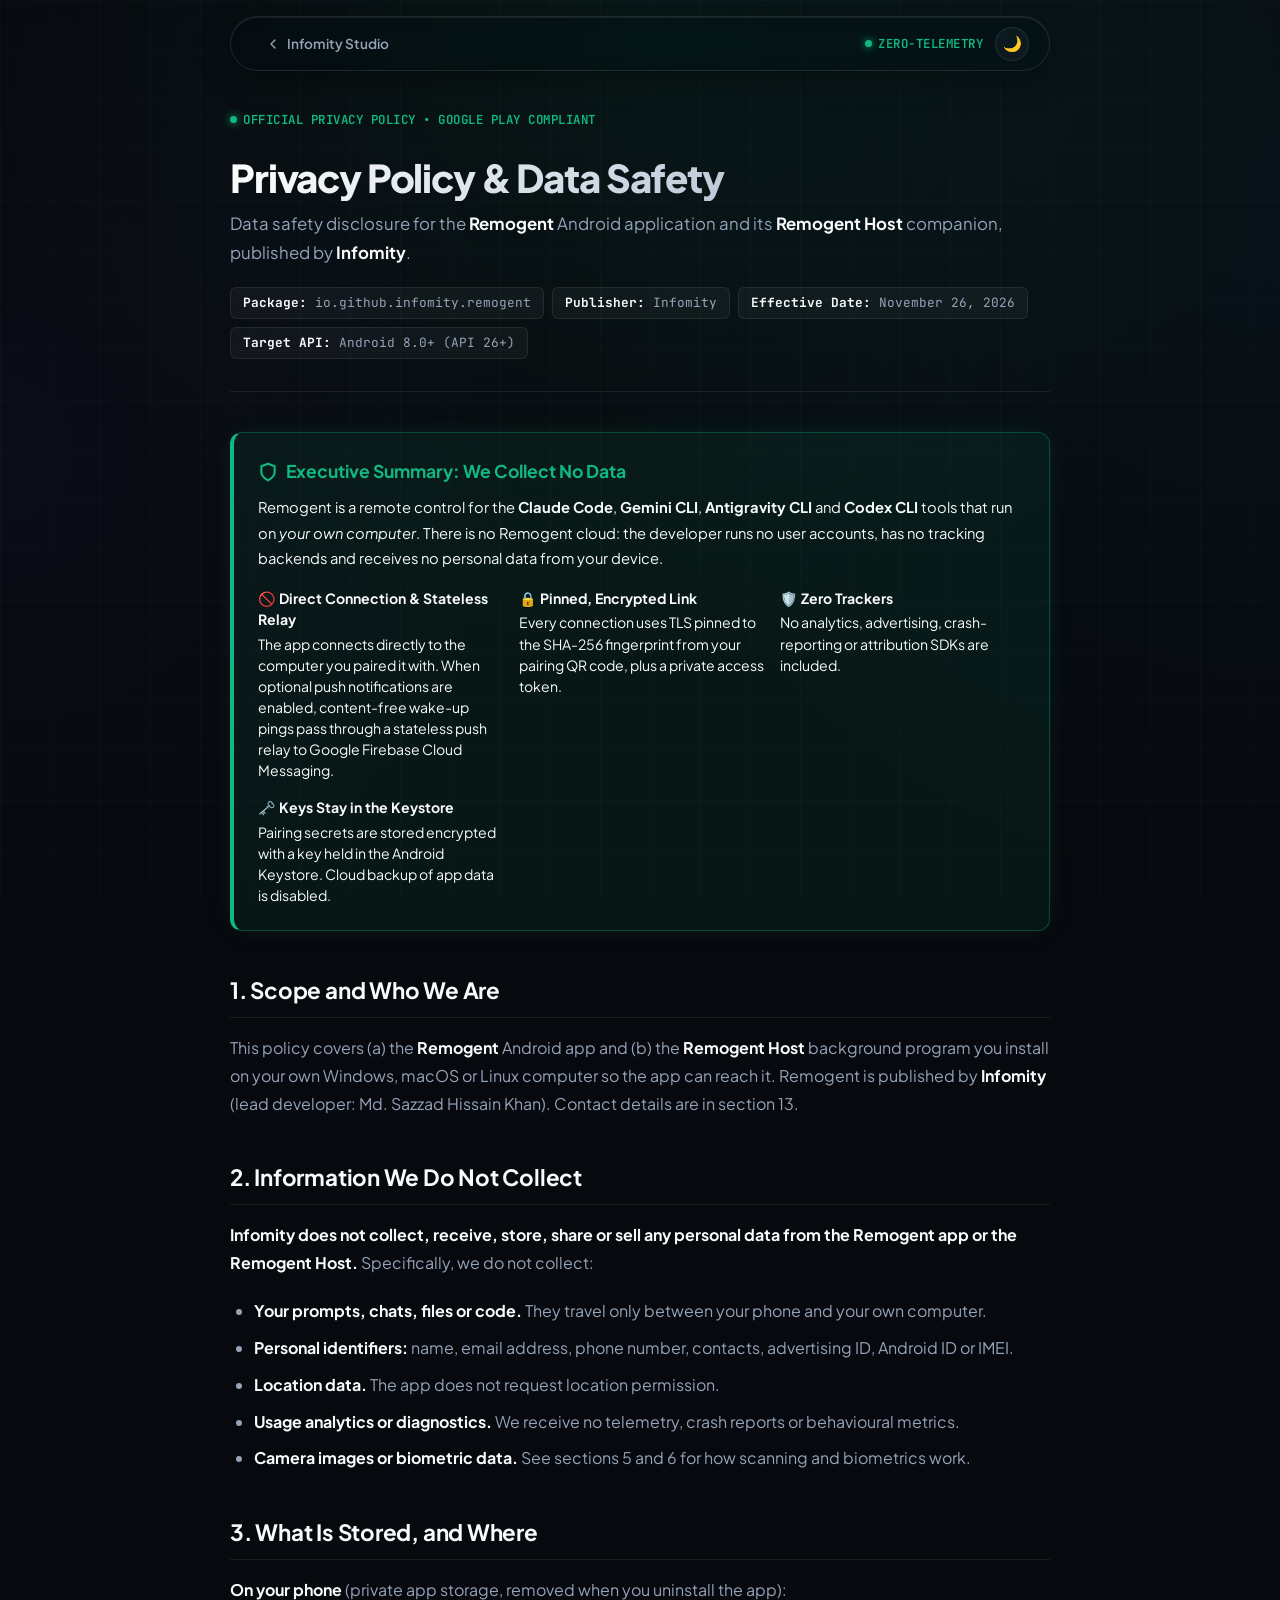
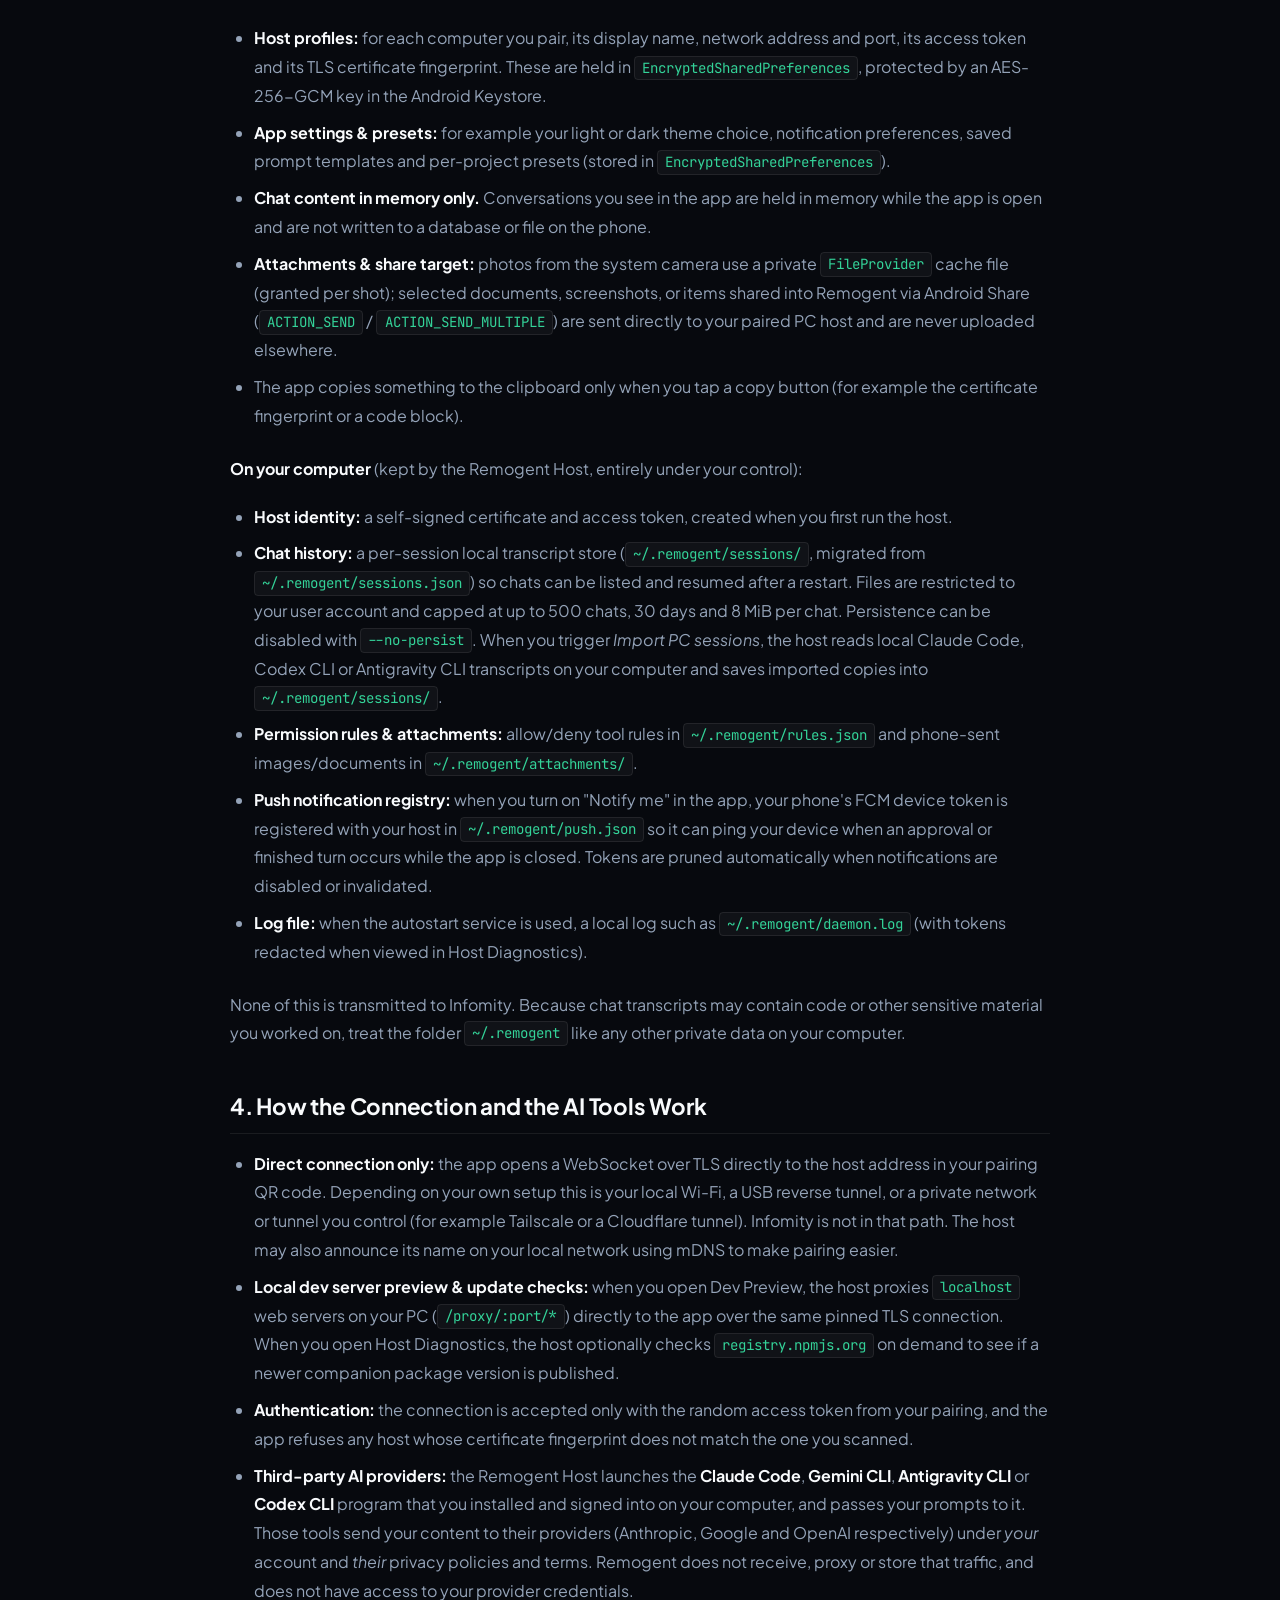
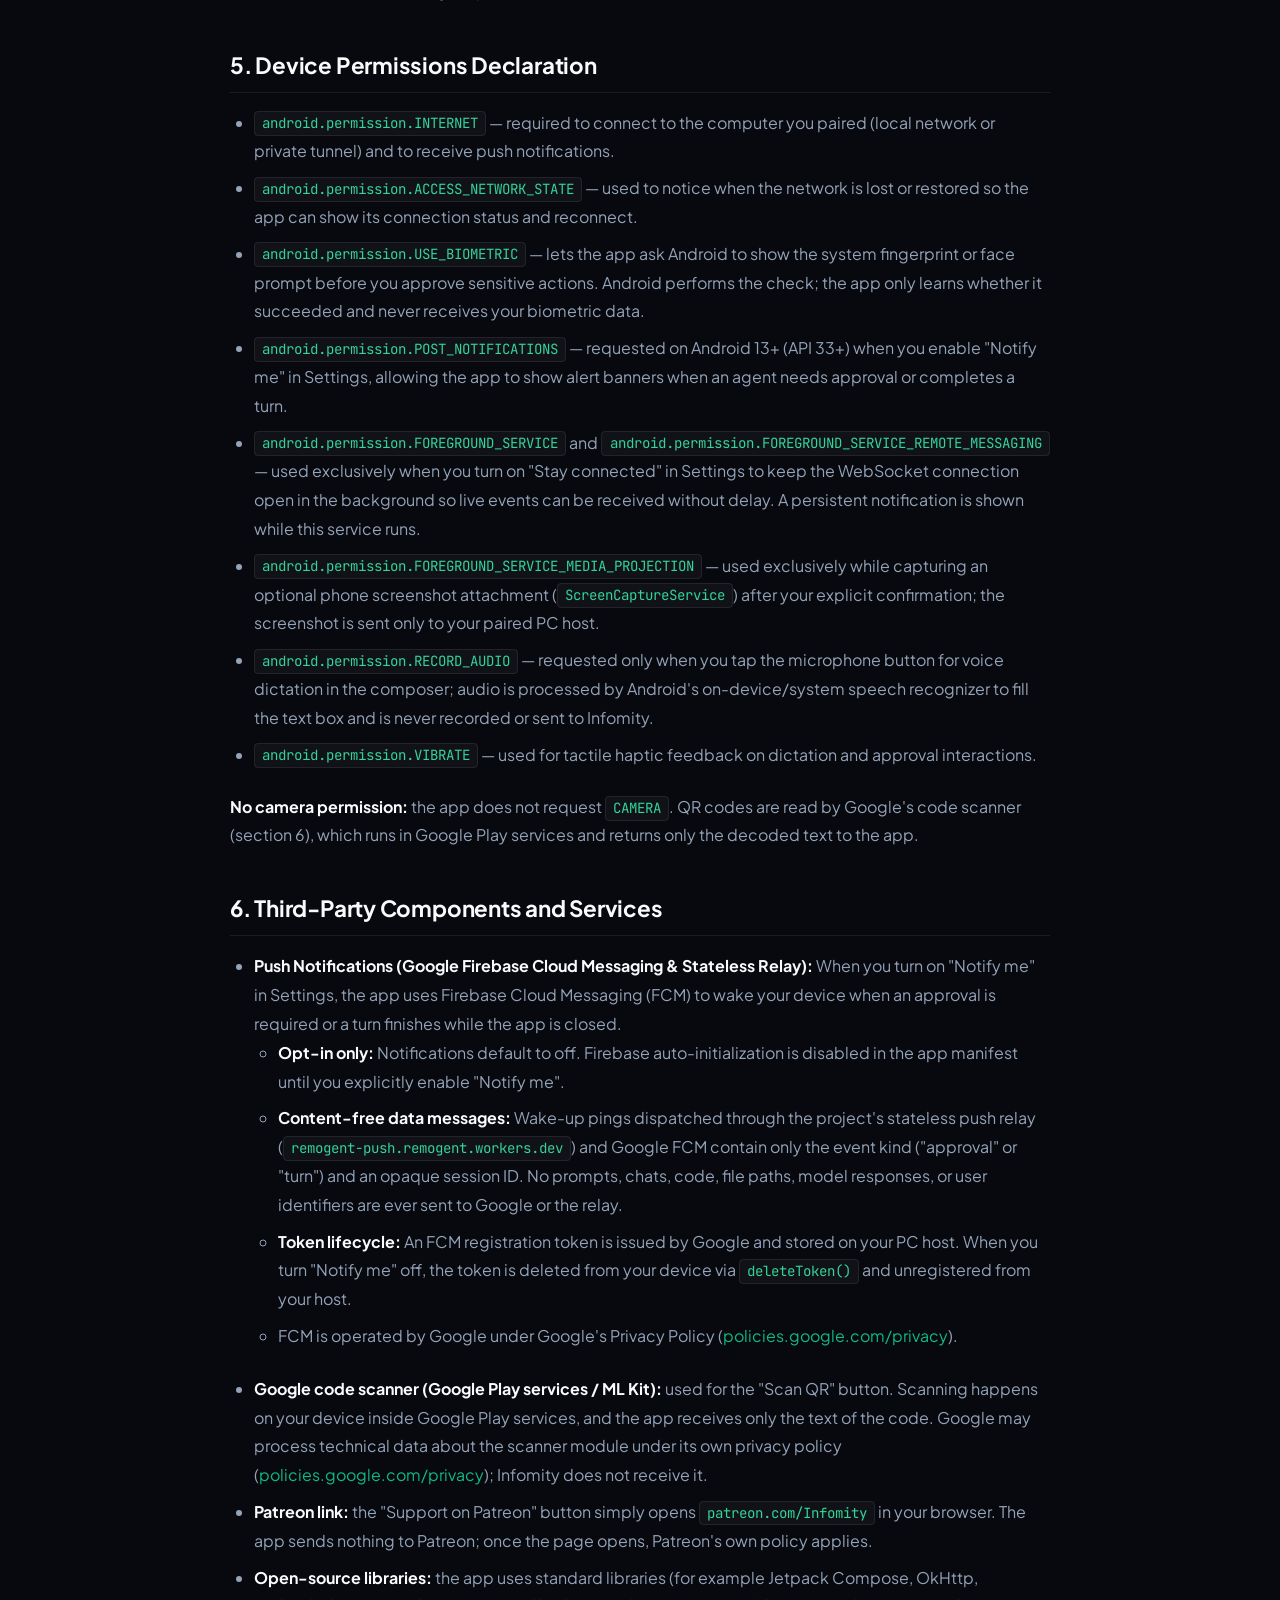
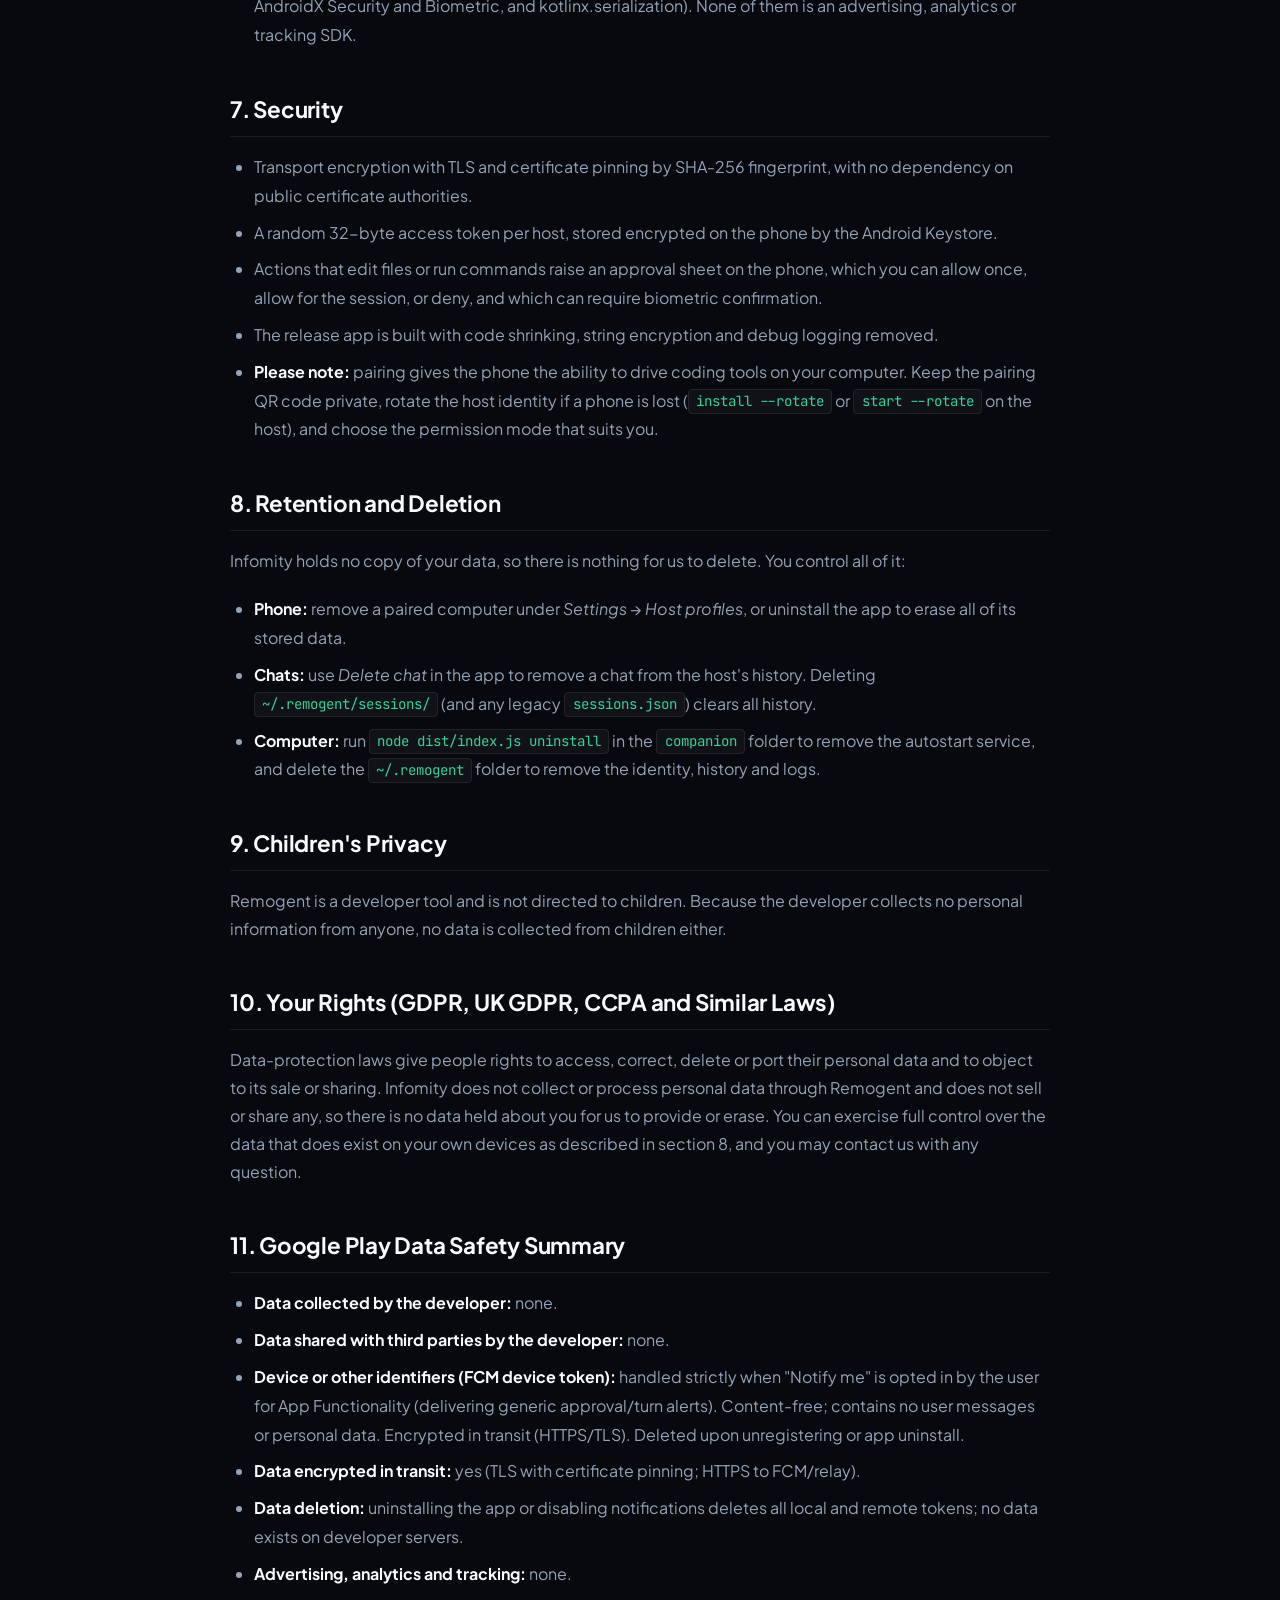
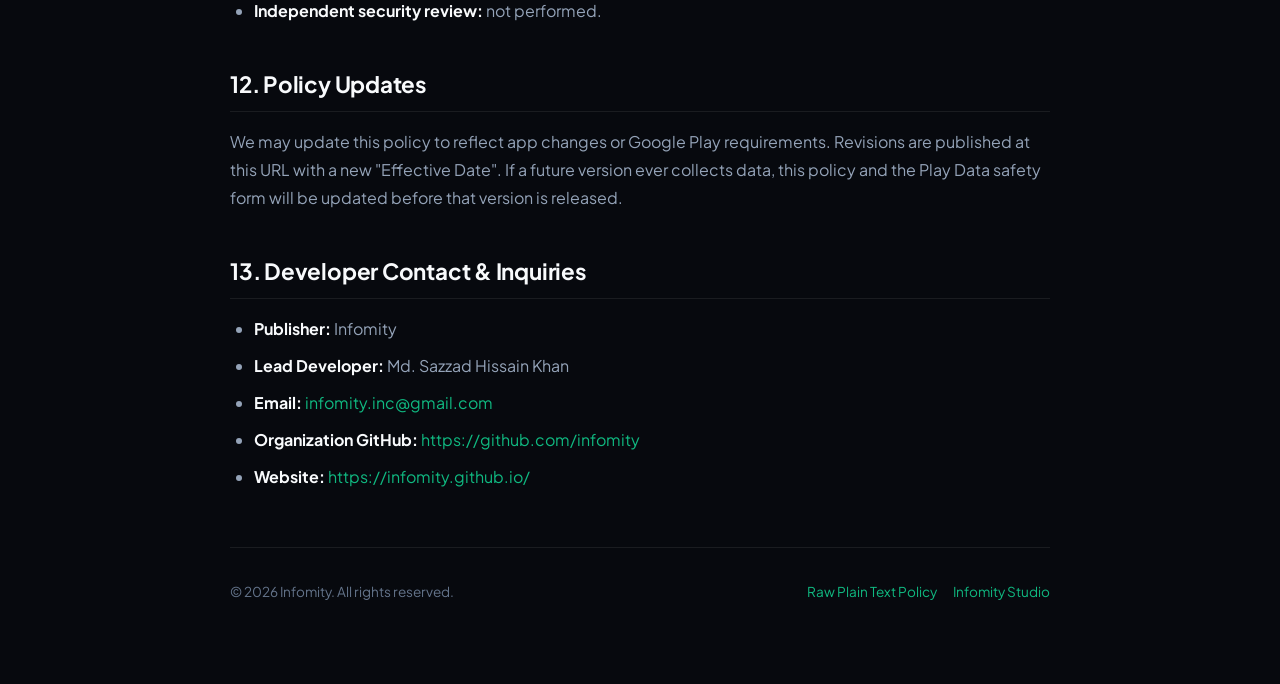
<file: remogent/privacy/index.html>
<!DOCTYPE html>
<html lang="en">
<head>
  <meta charset="UTF-8">
  <meta name="viewport" content="width=device-width, initial-scale=1.0">
  <title>Privacy Policy — Remogent | Infomity</title>
  <meta name="description" content="Official Privacy Policy and Data Safety Disclosure for Remogent (io.github.infomity.remogent) for Android by Infomity.">
  <meta name="robots" content="index, follow">

  <!-- Google Fonts -->
  <link rel="preconnect" href="https://fonts.googleapis.com">
  <link rel="preconnect" href="https://fonts.gstatic.com" crossorigin>
  <link href="https://fonts.googleapis.com/css2?family=Plus+Jakarta+Sans:wght@300;400;500;600;700;800&family=JetBrains+Mono:wght@400;500;600;700&family=Inter:wght@300;400;500;600;700;800&display=swap" rel="stylesheet">

  <style>
    :root {
      /* Dark-first obsidian luxury palette (ZeBeyond Design System) */
      --bg-color: #07090e;
      --bg-gradient: radial-gradient(circle at 50% 0%, rgba(16, 185, 129, 0.08) 0%, transparent 60%),
                     radial-gradient(circle at 100% 20%, rgba(6, 182, 212, 0.05) 0%, transparent 50%),
                     radial-gradient(circle at 0% 50%, rgba(99, 102, 241, 0.04) 0%, transparent 40%);
      --card-bg: rgba(15, 20, 31, 0.7);
      --card-border: rgba(255, 255, 255, 0.08);
      --card-border-hover: rgba(16, 185, 129, 0.35);
      --text-color: #f8fafc;
      --text-secondary: #94a3b8;
      --text-muted: #64748b;
      --accent-color: #10b981;
      --accent-glow: rgba(16, 185, 129, 0.25);
      --tag-bg: rgba(255, 255, 255, 0.04);
      --tag-border: rgba(255, 255, 255, 0.08);
      --navbar-bg: rgba(7, 9, 14, 0.25);
      --navbar-border: rgba(255, 255, 255, 0.10);
      --navbar-shadow: 0 8px 32px 0 rgba(0, 0, 0, 0.35), inset 0 1px 0 rgba(255, 255, 255, 0.08);
      --shadow: 0 20px 40px -15px rgba(0, 0, 0, 0.6);
      --font-sans: 'Plus Jakarta Sans', 'Inter', -apple-system, BlinkMacSystemFont, "Segoe UI", Roboto, sans-serif;
      --font-mono: 'JetBrains Mono', ui-monospace, SFMono-Regular, Menlo, Monaco, monospace;
    }

    [data-theme="light"] {
      --bg-color: #f8fafc;
      --bg-gradient: radial-gradient(circle at 50% 0%, rgba(16, 185, 129, 0.05) 0%, transparent 60%),
                     radial-gradient(circle at 100% 20%, rgba(6, 182, 212, 0.04) 0%, transparent 50%);
      --card-bg: rgba(255, 255, 255, 0.9);
      --card-border: rgba(226, 232, 240, 0.9);
      --card-border-hover: rgba(16, 185, 129, 0.5);
      --text-color: #0f172a;
      --text-secondary: #475569;
      --text-muted: #94a3b8;
      --accent-color: #059669;
      --accent-glow: rgba(5, 150, 105, 0.15);
      --tag-bg: #f1f5f9;
      --tag-border: #e2e8f0;
      --navbar-bg: rgba(255, 255, 255, 0.30);
      --navbar-border: rgba(0, 0, 0, 0.08);
      --navbar-shadow: 0 8px 30px -8px rgba(0, 0, 0, 0.08), inset 0 1px 0 rgba(255, 255, 255, 0.9);
      --shadow: 0 10px 30px -10px rgba(0, 0, 0, 0.08);
    }

    *, *::before, *::after {
      box-sizing: border-box;
    }

    body {
      margin: 0;
      padding: 0;
      background-color: var(--bg-color);
      background-image: var(--bg-gradient);
      background-attachment: fixed;
      color: var(--text-color);
      font-family: var(--font-sans);
      font-size: 1rem;
      line-height: 1.7;
      -webkit-font-smoothing: antialiased;
      -moz-osx-font-smoothing: grayscale;
      min-height: 100vh;
      position: relative;
    }

    body::before {
      content: "";
      position: fixed;
      top: 0;
      left: 0;
      width: 100vw;
      height: 100vh;
      background-image: linear-gradient(rgba(255, 255, 255, 0.02) 1px, transparent 1px),
                        linear-gradient(90deg, rgba(255, 255, 255, 0.02) 1px, transparent 1px);
      background-size: 50px 50px;
      pointer-events: none;
      z-index: 0;
    }

    [data-theme="light"] body::before {
      background-image: linear-gradient(rgba(0, 0, 0, 0.025) 1px, transparent 1px),
                        linear-gradient(90deg, rgba(0, 0, 0, 0.025) 1px, transparent 1px);
    }

    /* Floating Top Bar */
    .topbar-wrapper {
      position: sticky;
      top: 1rem;
      z-index: 100;
      max-width: 860px;
      margin: 1rem auto 0 auto;
      padding: 0 1.25rem;
    }

    .topbar-container {
      display: flex;
      align-items: center;
      justify-content: space-between;
      background: var(--navbar-bg);
      backdrop-filter: blur(8px) saturate(140%);
      -webkit-backdrop-filter: blur(8px) saturate(140%);
      border: 1px solid var(--navbar-border);
      border-radius: 9999px;
      padding: 0.6rem 1.25rem;
      box-shadow: var(--navbar-shadow);
    }

    .btn-nav {
      display: inline-flex;
      align-items: center;
      gap: 0.4rem;
      color: var(--text-secondary);
      text-decoration: none;
      font-size: 0.85rem;
      font-weight: 600;
      padding: 0.35rem 0.85rem;
      border-radius: 9999px;
      transition: all 0.2s ease;
    }

    .btn-nav:hover {
      color: var(--text-color);
      background: var(--tag-bg);
    }

    .status-badge {
      display: inline-flex;
      align-items: center;
      gap: 0.4rem;
      font-family: var(--font-mono);
      font-size: 0.78rem;
      color: var(--accent-color);
      font-weight: 600;
      text-transform: uppercase;
      letter-spacing: 0.5px;
    }

    .status-dot {
      width: 7px;
      height: 7px;
      border-radius: 50%;
      background-color: var(--accent-color);
      box-shadow: 0 0 8px var(--accent-color);
    }

    .theme-toggle-btn {
      background: var(--tag-bg);
      border: 1px solid var(--card-border);
      color: var(--text-color);
      width: 34px;
      height: 34px;
      border-radius: 50%;
      display: flex;
      align-items: center;
      justify-content: center;
      cursor: pointer;
      font-size: 0.95rem;
      transition: all 0.2s ease;
    }

    .theme-toggle-btn:hover {
      border-color: var(--accent-color);
      transform: rotate(15deg);
    }

    /* Document Container */
    .doc-container {
      max-width: 860px;
      margin: 2rem auto 5rem auto;
      padding: 0 1.25rem;
      position: relative;
      z-index: 1;
    }

    /* Plain content wrapper (no outer card) so text uses the full page width */
    .doc-card {
      background: none;
      border: 0;
      border-radius: 0;
      padding: 0;
      box-shadow: none;
    }

    .doc-header {
      border-bottom: 1px solid var(--card-border);
      padding-bottom: 2rem;
      margin-bottom: 2.5rem;
    }

    h1 {
      font-size: 2.4rem;
      font-weight: 800;
      margin: 1rem 0 0.5rem 0;
      line-height: 1.2;
      letter-spacing: -0.03em;
    }

    .gradient-text {
      background: linear-gradient(135deg, #ffffff 0%, #cbd5e1 50%, #94a3b8 100%);
      -webkit-background-clip: text;
      -webkit-text-fill-color: transparent;
    }

    [data-theme="light"] .gradient-text {
      background: linear-gradient(135deg, #0f172a 0%, #334155 70%, #059669 100%);
      -webkit-background-clip: text;
      -webkit-text-fill-color: transparent;
    }

    .meta-tags {
      display: flex;
      flex-wrap: wrap;
      gap: 0.5rem;
      margin-top: 1.25rem;
    }

    .meta-tag {
      font-size: 0.8rem;
      background: var(--tag-bg);
      border: 1px solid var(--card-border);
      padding: 0.25rem 0.75rem;
      border-radius: 6px;
      color: var(--text-secondary);
      font-family: var(--font-mono);
    }

    .summary-callout {
      background: rgba(16, 185, 129, 0.08);
      border: 1px solid rgba(16, 185, 129, 0.3);
      border-left: 4px solid var(--accent-color);
      border-radius: 12px;
      padding: 1.5rem;
      margin: 2.25rem 0;
      box-shadow: 0 0 25px -5px rgba(16, 185, 129, 0.15);
    }

    .summary-callout h3 {
      margin: 0 0 0.5rem 0;
      color: var(--accent-color);
      font-size: 1.1rem;
      display: flex;
      align-items: center;
      gap: 0.5rem;
    }

    .summary-grid {
      display: grid;
      grid-template-columns: repeat(auto-fit, minmax(220px, 1fr));
      gap: 1rem;
      margin-top: 1rem;
    }

    .summary-item {
      font-size: 0.88rem;
      line-height: 1.5;
    }

    .summary-item strong {
      color: var(--text-color);
      display: block;
      margin-bottom: 0.2rem;
    }

    h2 {
      font-size: 1.4rem;
      font-weight: 700;
      margin: 2.5rem 0 1rem 0;
      color: var(--text-color);
      letter-spacing: -0.01em;
      border-bottom: 1px solid var(--card-border);
      padding-bottom: 0.5rem;
    }

    p {
      color: var(--text-secondary);
      margin: 0 0 1.25rem 0;
      line-height: 1.75;
    }

    ul {
      color: var(--text-secondary);
      padding-left: 1.5rem;
      margin: 0 0 1.5rem 0;
      line-height: 1.8;
    }

    li {
      margin-bottom: 0.5rem;
    }

    strong {
      color: var(--text-color);
    }

    code {
      font-family: var(--font-mono);
      font-size: 0.88em;
      background: var(--tag-bg);
      border: 1px solid var(--card-border);
      padding: 0.15rem 0.45rem;
      border-radius: 4px;
      color: #34d399;
    }

    a {
      color: var(--accent-color);
      text-decoration: none;
      transition: color 0.2s ease;
    }

    a:hover {
      text-decoration: underline;
    }

    .doc-footer {
      border-top: 1px solid var(--card-border);
      padding-top: 2rem;
      margin-top: 3.5rem;
      display: flex;
      justify-content: space-between;
      align-items: center;
      flex-wrap: wrap;
      gap: 1rem;
      font-size: 0.85rem;
      color: var(--text-muted);
    }

    @media (max-width: 768px) {
      .topbar-wrapper {
        padding: 0 0.75rem;
      }
      .topbar-container {
        padding: 0.5rem 0.85rem;
      }
      .status-badge {
        display: none;
      }
      .doc-footer {
        flex-direction: column;
        align-items: flex-start;
        gap: 1rem;
      }
      .doc-container {
        padding: 0 1rem;
        margin: 1.5rem auto 3.5rem auto;
      }
      h1 {
        font-size: 1.85rem;
      }
      .summary-grid {
        grid-template-columns: 1fr;
      }
    }
  </style>

  <script>
    (function() {
      const savedTheme = localStorage.getItem('theme');
      if (savedTheme === 'light') {
        document.documentElement.setAttribute('data-theme', 'light');
      } else {
        document.documentElement.removeAttribute('data-theme');
      }
    })();
  </script>
</head>
<body>

  <!-- Minimal Floating Navigation Bar -->
  <header class="topbar-wrapper">
    <div class="topbar-container">
      <div style="display: flex; align-items: center; gap: 0.5rem;">
        <a href="../../" class="btn-nav">
          <svg width="16" height="16" viewBox="0 0 24 24" fill="none" stroke="currentColor" stroke-width="2" stroke-linecap="round" stroke-linejoin="round">
            <polyline points="15 18 9 12 15 6"></polyline>
          </svg>
          <span>Infomity Studio</span>
        </a>
      </div>

      <div style="display: flex; align-items: center; gap: 0.75rem;">
        <div class="status-badge">
          <span class="status-dot"></span>
          <span>Zero-Telemetry</span>
        </div>

        <button id="themeToggle" class="theme-toggle-btn" aria-label="Toggle theme">
          <span id="themeIcon">🌙</span>
        </button>
      </div>
    </div>
  </header>

  <!-- Document Container -->
  <main class="doc-container">
    <article class="doc-card">

      <header class="doc-header">
        <div class="status-badge" style="margin-bottom: 0.5rem;">
          <span class="status-dot"></span>
          OFFICIAL PRIVACY POLICY &bull; GOOGLE PLAY COMPLIANT
        </div>
        <h1 class="gradient-text">Privacy Policy &amp; Data Safety</h1>
        <p style="margin: 0; color: var(--text-secondary); font-size: 1.05rem;">
          Data safety disclosure for the <strong>Remogent</strong> Android application and its <strong>Remogent Host</strong> companion, published by <strong>Infomity</strong>.
        </p>

        <div class="meta-tags">
          <span class="meta-tag"><strong>Package:</strong> io.github.infomity.remogent</span>
          <span class="meta-tag"><strong>Publisher:</strong> Infomity</span>
          <span class="meta-tag"><strong>Effective Date:</strong> November 26, 2026</span>
          <span class="meta-tag"><strong>Target API:</strong> Android 8.0+ (API 26+)</span>
        </div>
      </header>

      <section class="summary-callout">
        <h3>
          <svg width="20" height="20" viewBox="0 0 24 24" fill="none" stroke="currentColor" stroke-width="2.5" stroke-linecap="round" stroke-linejoin="round">
            <path d="M12 22s8-4 8-10V5l-8-3-8 3v7c0 6 8 10 8 10z"></path>
          </svg>
          Executive Summary: We Collect No Data
        </h3>
        <p style="margin-bottom: 0.5rem; font-size: 0.92rem; color: var(--text-color);">
          Remogent is a remote control for the <strong>Claude Code</strong>, <strong>Gemini CLI</strong>, <strong>Antigravity CLI</strong> and <strong>Codex CLI</strong> tools that run on <em>your own computer</em>. There is no Remogent cloud: the developer runs no user accounts, has no tracking backends and receives no personal data from your device.
        </p>
        <div class="summary-grid">
          <div class="summary-item">
            <strong>🚫 Direct Connection &amp; Stateless Relay</strong>
            The app connects directly to the computer you paired it with. When optional push notifications are enabled, content-free wake-up pings pass through a stateless push relay to Google Firebase Cloud Messaging.
          </div>
          <div class="summary-item">
            <strong>🔒 Pinned, Encrypted Link</strong>
            Every connection uses TLS pinned to the SHA-256 fingerprint from your pairing QR code, plus a private access token.
          </div>
          <div class="summary-item">
            <strong>🛡️ Zero Trackers</strong>
            No analytics, advertising, crash-reporting or attribution SDKs are included.
          </div>
          <div class="summary-item">
            <strong>🗝️ Keys Stay in the Keystore</strong>
            Pairing secrets are stored encrypted with a key held in the Android Keystore. Cloud backup of app data is disabled.
          </div>
        </div>
      </section>

      <h2>1. Scope and Who We Are</h2>
      <p>
        This policy covers (a) the <strong>Remogent</strong> Android app and (b) the <strong>Remogent Host</strong> background program you install on your own Windows, macOS or Linux computer so the app can reach it. Remogent is published by <strong>Infomity</strong> (lead developer: Md. Sazzad Hissain Khan). Contact details are in section 13.
      </p>

      <h2>2. Information We Do Not Collect</h2>
      <p>
        <strong>Infomity does not collect, receive, store, share or sell any personal data from the Remogent app or the Remogent Host.</strong> Specifically, we do not collect:
      </p>
      <ul>
        <li><strong>Your prompts, chats, files or code.</strong> They travel only between your phone and your own computer.</li>
        <li><strong>Personal identifiers:</strong> name, email address, phone number, contacts, advertising ID, Android ID or IMEI.</li>
        <li><strong>Location data.</strong> The app does not request location permission.</li>
        <li><strong>Usage analytics or diagnostics.</strong> We receive no telemetry, crash reports or behavioural metrics.</li>
        <li><strong>Camera images or biometric data.</strong> See sections 5 and 6 for how scanning and biometrics work.</li>
      </ul>

      <h2>3. What Is Stored, and Where</h2>
      <p><strong>On your phone</strong> (private app storage, removed when you uninstall the app):</p>
      <ul>
        <li><strong>Host profiles:</strong> for each computer you pair, its display name, network address and port, its access token and its TLS certificate fingerprint. These are held in <code>EncryptedSharedPreferences</code>, protected by an AES-256-GCM key in the Android Keystore.</li>
        <li><strong>App settings &amp; presets:</strong> for example your light or dark theme choice, notification preferences, saved prompt templates and per-project presets (stored in <code>EncryptedSharedPreferences</code>).</li>
        <li><strong>Chat content in memory only.</strong> Conversations you see in the app are held in memory while the app is open and are not written to a database or file on the phone.</li>
        <li><strong>Attachments &amp; share target:</strong> photos from the system camera use a private <code>FileProvider</code> cache file (granted per shot); selected documents, screenshots, or items shared into Remogent via Android Share (<code>ACTION_SEND</code> / <code>ACTION_SEND_MULTIPLE</code>) are sent directly to your paired PC host and are never uploaded elsewhere.</li>
        <li>The app copies something to the clipboard only when you tap a copy button (for example the certificate fingerprint or a code block).</li>
      </ul>
      <p><strong>On your computer</strong> (kept by the Remogent Host, entirely under your control):</p>
      <ul>
        <li><strong>Host identity:</strong> a self-signed certificate and access token, created when you first run the host.</li>
        <li><strong>Chat history:</strong> a per-session local transcript store (<code>~/.remogent/sessions/</code>, migrated from <code>~/.remogent/sessions.json</code>) so chats can be listed and resumed after a restart. Files are restricted to your user account and capped at up to 500 chats, 30 days and 8 MiB per chat. Persistence can be disabled with <code>--no-persist</code>. When you trigger <em>Import PC sessions</em>, the host reads local Claude Code, Codex CLI or Antigravity CLI transcripts on your computer and saves imported copies into <code>~/.remogent/sessions/</code>.</li>
        <li><strong>Permission rules &amp; attachments:</strong> allow/deny tool rules in <code>~/.remogent/rules.json</code> and phone-sent images/documents in <code>~/.remogent/attachments/</code>.</li>
        <li><strong>Push notification registry:</strong> when you turn on "Notify me" in the app, your phone's FCM device token is registered with your host in <code>~/.remogent/push.json</code> so it can ping your device when an approval or finished turn occurs while the app is closed. Tokens are pruned automatically when notifications are disabled or invalidated.</li>
        <li><strong>Log file:</strong> when the autostart service is used, a local log such as <code>~/.remogent/daemon.log</code> (with tokens redacted when viewed in Host Diagnostics).</li>
      </ul>
      <p>
        None of this is transmitted to Infomity. Because chat transcripts may contain code or other sensitive material you worked on, treat the folder <code>~/.remogent</code> like any other private data on your computer.
      </p>

      <h2>4. How the Connection and the AI Tools Work</h2>
      <ul>
        <li><strong>Direct connection only:</strong> the app opens a WebSocket over TLS directly to the host address in your pairing QR code. Depending on your own setup this is your local Wi-Fi, a USB reverse tunnel, or a private network or tunnel you control (for example Tailscale or a Cloudflare tunnel). Infomity is not in that path. The host may also announce its name on your local network using mDNS to make pairing easier.</li>
        <li><strong>Local dev server preview &amp; update checks:</strong> when you open Dev Preview, the host proxies <code>localhost</code> web servers on your PC (<code>/proxy/:port/*</code>) directly to the app over the same pinned TLS connection. When you open Host Diagnostics, the host optionally checks <code>registry.npmjs.org</code> on demand to see if a newer companion package version is published.</li>
        <li><strong>Authentication:</strong> the connection is accepted only with the random access token from your pairing, and the app refuses any host whose certificate fingerprint does not match the one you scanned.</li>
        <li><strong>Third-party AI providers:</strong> the Remogent Host launches the <strong>Claude Code</strong>, <strong>Gemini CLI</strong>, <strong>Antigravity CLI</strong> or <strong>Codex CLI</strong> program that you installed and signed into on your computer, and passes your prompts to it. Those tools send your content to their providers (Anthropic, Google and OpenAI respectively) under <em>your</em> account and <em>their</em> privacy policies and terms. Remogent does not receive, proxy or store that traffic, and does not have access to your provider credentials.</li>
      </ul>

      <h2>5. Device Permissions Declaration</h2>
      <ul>
        <li><code>android.permission.INTERNET</code> — required to connect to the computer you paired (local network or private tunnel) and to receive push notifications.</li>
        <li><code>android.permission.ACCESS_NETWORK_STATE</code> — used to notice when the network is lost or restored so the app can show its connection status and reconnect.</li>
        <li><code>android.permission.USE_BIOMETRIC</code> — lets the app ask Android to show the system fingerprint or face prompt before you approve sensitive actions. Android performs the check; the app only learns whether it succeeded and never receives your biometric data.</li>
        <li><code>android.permission.POST_NOTIFICATIONS</code> — requested on Android 13+ (API 33+) when you enable "Notify me" in Settings, allowing the app to show alert banners when an agent needs approval or completes a turn.</li>
        <li><code>android.permission.FOREGROUND_SERVICE</code> and <code>android.permission.FOREGROUND_SERVICE_REMOTE_MESSAGING</code> — used exclusively when you turn on "Stay connected" in Settings to keep the WebSocket connection open in the background so live events can be received without delay. A persistent notification is shown while this service runs.</li>
        <li><code>android.permission.FOREGROUND_SERVICE_MEDIA_PROJECTION</code> — used exclusively while capturing an optional phone screenshot attachment (<code>ScreenCaptureService</code>) after your explicit confirmation; the screenshot is sent only to your paired PC host.</li>
        <li><code>android.permission.RECORD_AUDIO</code> — requested only when you tap the microphone button for voice dictation in the composer; audio is processed by Android's on-device/system speech recognizer to fill the text box and is never recorded or sent to Infomity.</li>
        <li><code>android.permission.VIBRATE</code> — used for tactile haptic feedback on dictation and approval interactions.</li>
      </ul>
      <p>
        <strong>No camera permission:</strong> the app does not request <code>CAMERA</code>. QR codes are read by Google's code scanner (section 6), which runs in Google Play services and returns only the decoded text to the app.
      </p>

      <h2>6. Third-Party Components and Services</h2>
      <ul>
        <li><strong>Push Notifications (Google Firebase Cloud Messaging &amp; Stateless Relay):</strong> When you turn on "Notify me" in Settings, the app uses Firebase Cloud Messaging (FCM) to wake your device when an approval is required or a turn finishes while the app is closed.
          <ul>
            <li><strong>Opt-in only:</strong> Notifications default to off. Firebase auto-initialization is disabled in the app manifest until you explicitly enable "Notify me".</li>
            <li><strong>Content-free data messages:</strong> Wake-up pings dispatched through the project's stateless push relay (<code>remogent-push.remogent.workers.dev</code>) and Google FCM contain only the event kind ("approval" or "turn") and an opaque session ID. No prompts, chats, code, file paths, model responses, or user identifiers are ever sent to Google or the relay.</li>
            <li><strong>Token lifecycle:</strong> An FCM registration token is issued by Google and stored on your PC host. When you turn "Notify me" off, the token is deleted from your device via <code>deleteToken()</code> and unregistered from your host.</li>
            <li>FCM is operated by Google under Google's Privacy Policy (<a href="https://policies.google.com/privacy" target="_blank" rel="noopener noreferrer">policies.google.com/privacy</a>).</li>
          </ul>
        </li>
        <li><strong>Google code scanner (Google Play services / ML Kit):</strong> used for the "Scan QR" button. Scanning happens on your device inside Google Play services, and the app receives only the text of the code. Google may process technical data about the scanner module under its own privacy policy (<a href="https://policies.google.com/privacy" target="_blank" rel="noopener noreferrer">policies.google.com/privacy</a>); Infomity does not receive it.</li>
        <li><strong>Patreon link:</strong> the "Support on Patreon" button simply opens <code>patreon.com/Infomity</code> in your browser. The app sends nothing to Patreon; once the page opens, Patreon's own policy applies.</li>
        <li><strong>Open-source libraries:</strong> the app uses standard libraries (for example Jetpack Compose, OkHttp, AndroidX Security and Biometric, and kotlinx.serialization). None of them is an advertising, analytics or tracking SDK.</li>
      </ul>

      <h2>7. Security</h2>
      <ul>
        <li>Transport encryption with TLS and certificate pinning by SHA-256 fingerprint, with no dependency on public certificate authorities.</li>
        <li>A random 32-byte access token per host, stored encrypted on the phone by the Android Keystore.</li>
        <li>Actions that edit files or run commands raise an approval sheet on the phone, which you can allow once, allow for the session, or deny, and which can require biometric confirmation.</li>
        <li>The release app is built with code shrinking, string encryption and debug logging removed.</li>
        <li><strong>Please note:</strong> pairing gives the phone the ability to drive coding tools on your computer. Keep the pairing QR code private, rotate the host identity if a phone is lost (<code>install --rotate</code> or <code>start --rotate</code> on the host), and choose the permission mode that suits you.</li>
      </ul>

      <h2>8. Retention and Deletion</h2>
      <p>
        Infomity holds no copy of your data, so there is nothing for us to delete. You control all of it:
      </p>
      <ul>
        <li><strong>Phone:</strong> remove a paired computer under <em>Settings &rarr; Host profiles</em>, or uninstall the app to erase all of its stored data.</li>
        <li><strong>Chats:</strong> use <em>Delete chat</em> in the app to remove a chat from the host's history. Deleting <code>~/.remogent/sessions/</code> (and any legacy <code>sessions.json</code>) clears all history.</li>
        <li><strong>Computer:</strong> run <code>node dist/index.js uninstall</code> in the <code>companion</code> folder to remove the autostart service, and delete the <code>~/.remogent</code> folder to remove the identity, history and logs.</li>
      </ul>

      <h2>9. Children's Privacy</h2>
      <p>
        Remogent is a developer tool and is not directed to children. Because the developer collects no personal information from anyone, no data is collected from children either.
      </p>

      <h2>10. Your Rights (GDPR, UK GDPR, CCPA and Similar Laws)</h2>
      <p>
        Data-protection laws give people rights to access, correct, delete or port their personal data and to object to its sale or sharing. Infomity does not collect or process personal data through Remogent and does not sell or share any, so there is no data held about you for us to provide or erase. You can exercise full control over the data that does exist on your own devices as described in section 8, and you may contact us with any question.
      </p>

      <h2>11. Google Play Data Safety Summary</h2>
      <ul>
        <li><strong>Data collected by the developer:</strong> none.</li>
        <li><strong>Data shared with third parties by the developer:</strong> none.</li>
        <li><strong>Device or other identifiers (FCM device token):</strong> handled strictly when "Notify me" is opted in by the user for App Functionality (delivering generic approval/turn alerts). Content-free; contains no user messages or personal data. Encrypted in transit (HTTPS/TLS). Deleted upon unregistering or app uninstall.</li>
        <li><strong>Data encrypted in transit:</strong> yes (TLS with certificate pinning; HTTPS to FCM/relay).</li>
        <li><strong>Data deletion:</strong> uninstalling the app or disabling notifications deletes all local and remote tokens; no data exists on developer servers.</li>
        <li><strong>Advertising, analytics and tracking:</strong> none.</li>
        <li><strong>Independent security review:</strong> not performed.</li>
      </ul>

      <h2>12. Policy Updates</h2>
      <p>
        We may update this policy to reflect app changes or Google Play requirements. Revisions are published at this URL with a new "Effective Date". If a future version ever collects data, this policy and the Play Data safety form will be updated before that version is released.
      </p>

      <h2>13. Developer Contact &amp; Inquiries</h2>
      <ul>
        <li><strong>Publisher:</strong> Infomity</li>
        <li><strong>Lead Developer:</strong> Md. Sazzad Hissain Khan</li>
        <li><strong>Email:</strong> <a href="mailto:infomity.inc@gmail.com">infomity.inc@gmail.com</a></li>
        <li><strong>Organization GitHub:</strong> <a href="https://github.com/infomity" target="_blank" rel="noopener noreferrer">https://github.com/infomity</a></li>
        <li><strong>Website:</strong> <a href="https://infomity.github.io/">https://infomity.github.io/</a></li>
      </ul>

      <footer class="doc-footer">
        <div>
          &copy; 2026 Infomity. All rights reserved.
        </div>
        <div style="display: flex; gap: 1rem;">
          <a href="./privacy.txt" target="_blank">Raw Plain Text Policy</a>
          <a href="../../">Infomity Studio</a>
        </div>
      </footer>

    </article>
  </main>

  <script>
    const themeToggle = document.getElementById('themeToggle');
    const themeIcon = document.getElementById('themeIcon');
    const html = document.documentElement;

    function updateThemeIcon() {
      if (html.getAttribute('data-theme') === 'light') {
        if (themeIcon) themeIcon.textContent = '☀️';
      } else {
        if (themeIcon) themeIcon.textContent = '🌙';
      }
    }
    updateThemeIcon();

    if (themeToggle) {
      themeToggle.addEventListener('click', () => {
        if (html.getAttribute('data-theme') === 'light') {
          html.removeAttribute('data-theme');
          localStorage.setItem('theme', 'dark');
        } else {
          html.setAttribute('data-theme', 'light');
          localStorage.setItem('theme', 'light');
        }
        updateThemeIcon();
      });
    }
  </script>

</body>
</html>
</file>
<file: assets/css/style.css>
/* ==========================================================================
   ZeBeyond-Inspired Modern Engineering Platform Design System
   Sazzad Hissain Khan — Associate Software Architect & AI Innovator
   ========================================================================== */

@import url('https://fonts.googleapis.com/css2?family=Plus+Jakarta+Sans:wght@300;400;500;600;700;800&family=JetBrains+Mono:wght@400;500;600;700&family=Inter:wght@300;400;500;600;700;800&display=swap');

:root {
  /* Dark-first obsidian luxury palette */
  --bg-color: #07090e;
  --bg-gradient: radial-gradient(circle at 50% 0%, rgba(16, 185, 129, 0.08) 0%, transparent 60%),
                 radial-gradient(circle at 100% 20%, rgba(6, 182, 212, 0.05) 0%, transparent 50%),
                 radial-gradient(circle at 0% 50%, rgba(99, 102, 241, 0.04) 0%, transparent 40%);
  --bg-secondary: #0c1017;
  --paper-bg: #0f141f;
  --card-bg: rgba(15, 20, 31, 0.65);
  --card-hover-bg: rgba(22, 29, 45, 0.85);
  --card-border: rgba(255, 255, 255, 0.08);
  --card-border-hover: rgba(16, 185, 129, 0.4);
  --card-inner-glow: inset 0 1px 0 0 rgba(255, 255, 255, 0.08);
  --text-color: #f8fafc;
  --text-secondary: #94a3b8;
  --text-muted: #64748b;
  --accent-color: #10b981;
  --accent-hover: #34d399;
  --accent-glow: rgba(16, 185, 129, 0.25);
  --accent-cyan: #06b6d4;
  --accent-indigo: #6366f1;
  --tag-bg: rgba(255, 255, 255, 0.04);
  --tag-border: rgba(255, 255, 255, 0.08);
  --tag-text: #cbd5e1;
  --navbar-bg: rgba(7, 9, 14, 0.25);
  --navbar-border: rgba(255, 255, 255, 0.10);
  --navbar-shadow: 0 8px 32px 0 rgba(0, 0, 0, 0.35), inset 0 1px 0 rgba(255, 255, 255, 0.08);
  --header-bg: transparent;
  --shadow: 0 20px 40px -15px rgba(0, 0, 0, 0.6);
  --shadow-glow: 0 0 35px -5px rgba(16, 185, 129, 0.25);
  --font-sans: 'Plus Jakarta Sans', 'Inter', -apple-system, BlinkMacSystemFont, "Segoe UI", Roboto, sans-serif;
  --font-mono: 'JetBrains Mono', ui-monospace, SFMono-Regular, Menlo, Monaco, monospace;
}

[data-theme="light"] {
  --bg-color: #f8fafc;
  --bg-gradient: radial-gradient(circle at 50% 0%, rgba(16, 185, 129, 0.05) 0%, transparent 60%),
                 radial-gradient(circle at 100% 20%, rgba(6, 182, 212, 0.04) 0%, transparent 50%);
  --bg-secondary: #f1f5f9;
  --paper-bg: #ffffff;
  --card-bg: rgba(255, 255, 255, 0.85);
  --card-hover-bg: #ffffff;
  --card-border: rgba(226, 232, 240, 0.9);
  --card-border-hover: rgba(16, 185, 129, 0.5);
  --card-inner-glow: inset 0 1px 0 0 rgba(255, 255, 255, 0.8);
  --text-color: #0f172a;
  --text-secondary: #475569;
  --text-muted: #94a3b8;
  --accent-color: #059669;
  --accent-hover: #10b981;
  --accent-glow: rgba(5, 150, 105, 0.15);
  --accent-cyan: #0284c7;
  --accent-indigo: #4f46e5;
  --tag-bg: #f1f5f9;
  --tag-border: #e2e8f0;
  --tag-text: #334155;
  --navbar-bg: rgba(255, 255, 255, 0.30);
  --navbar-border: rgba(0, 0, 0, 0.08);
  --navbar-shadow: 0 8px 30px -8px rgba(0, 0, 0, 0.08), inset 0 1px 0 rgba(255, 255, 255, 0.9);
  --header-bg: transparent;
  --shadow: 0 10px 30px -10px rgba(0, 0, 0, 0.08);
  --shadow-glow: 0 0 25px -5px rgba(5, 150, 105, 0.15);
}

*, *::before, *::after {
  box-sizing: border-box;
}

html {
  scroll-behavior: smooth;
}

body {
  font-family: var(--font-sans);
  background-color: var(--bg-color);
  background-image: var(--bg-gradient);
  background-attachment: fixed;
  color: var(--text-color);
  margin: 0;
  padding: 0;
  line-height: 1.65;
  -webkit-font-smoothing: antialiased;
  -moz-osx-font-smoothing: grayscale;
  min-height: 100vh;
  position: relative;
}

a {
  color: var(--accent-color);
  text-decoration: none;
  transition: color 0.2s ease;
}

a:hover {
  color: var(--accent-hover);
}

/* Subtle Engineering Grid Overlay */
body::before {
  content: "";
  position: fixed;
  top: 0;
  left: 0;
  width: 100vw;
  height: 100vh;
  background-image: linear-gradient(rgba(255, 255, 255, 0.02) 1px, transparent 1px),
                    linear-gradient(90deg, rgba(255, 255, 255, 0.02) 1px, transparent 1px);
  background-size: 50px 50px;
  pointer-events: none;
  z-index: 0;
}

[data-theme="light"] body::before {
  background-image: linear-gradient(rgba(0, 0, 0, 0.025) 1px, transparent 1px),
                    linear-gradient(90deg, rgba(0, 0, 0, 0.025) 1px, transparent 1px);
}

.container {
  max-width: 1160px;
  margin: 2rem auto 5rem auto;
  padding: 0 1.5rem;
  position: relative;
  z-index: 1;
}

/* ==========================================================================
   Floating Frosted Glass Navbar
   ========================================================================== */
.navbar-wrapper {
  position: sticky;
  top: 1rem;
  z-index: 100;
  max-width: 1160px;
  margin: 1rem auto 0 auto;
  padding: 0 1.5rem;
}

.navbar-container {
  display: flex;
  align-items: center;
  justify-content: space-between;
  background: var(--navbar-bg);
  backdrop-filter: blur(8px) saturate(140%);
  -webkit-backdrop-filter: blur(8px) saturate(140%);
  border: 1px solid var(--navbar-border);
  box-shadow: var(--navbar-shadow);
  border-radius: 9999px;
  padding: 0.65rem 1.25rem;
  transition: all 0.3s cubic-bezier(0.16, 1, 0.3, 1);
  position: relative;
}

.navbar-brand {
  display: flex;
  align-items: center;
  gap: 0.75rem;
  text-decoration: none;
  color: var(--text-color);
  z-index: 102;
}

.navbar-avatar {
  width: 38px;
  height: 38px;
  border-radius: 50%;
  border: 2px solid var(--accent-color);
  box-shadow: 0 0 12px var(--accent-glow);
  object-fit: cover;
}

.navbar-brand-text {
  display: flex;
  flex-direction: column;
}

.navbar-name {
  font-weight: 700;
  font-size: 0.95rem;
  letter-spacing: -0.01em;
  color: var(--text-color);
  line-height: 1.2;
}

.navbar-badge {
  font-size: 0.7rem;
  color: var(--accent-color);
  font-family: var(--font-mono);
  font-weight: 600;
  text-transform: uppercase;
  letter-spacing: 0.5px;
}

.navbar-links {
  display: flex;
  align-items: center;
  gap: 0.5rem;
}

.nav-link {
  color: var(--text-secondary);
  text-decoration: none;
  font-size: 0.9rem;
  font-weight: 500;
  padding: 0.45rem 0.9rem;
  border-radius: 9999px;
  transition: all 0.2s ease;
  white-space: nowrap;
}

.nav-link:hover {
  color: var(--text-color);
  background: var(--tag-bg);
}

.navbar-actions {
  display: flex;
  align-items: center;
  gap: 0.6rem;
  z-index: 102;
}

.theme-toggle-btn {
  background: var(--tag-bg);
  border: 1px solid var(--card-border);
  color: var(--text-color);
  width: 38px;
  height: 38px;
  border-radius: 50%;
  display: flex;
  align-items: center;
  justify-content: center;
  cursor: pointer;
  font-size: 1rem;
  transition: all 0.2s ease;
  padding: 0;
}

.theme-toggle-btn:hover {
  border-color: var(--accent-color);
  transform: rotate(15deg);
}

/* Mobile Hamburger Menu Toggle Button */
.mobile-menu-btn {
  display: none;
  background: var(--tag-bg);
  border: 1px solid var(--card-border);
  color: var(--text-color);
  width: 38px;
  height: 38px;
  border-radius: 50%;
  align-items: center;
  justify-content: center;
  flex-direction: column;
  gap: 4px;
  cursor: pointer;
  padding: 0;
  transition: all 0.25s ease;
}

.mobile-menu-btn:hover {
  border-color: var(--accent-color);
  background: rgba(16, 185, 129, 0.1);
}

.hamburger-line {
  display: block;
  width: 16px;
  height: 2px;
  background-color: var(--text-color);
  border-radius: 2px;
  transition: transform 0.25s cubic-bezier(0.16, 1, 0.3, 1), opacity 0.2s ease;
}

.navbar-container.is-open .hamburger-line:nth-child(1) {
  transform: translateY(6px) rotate(45deg);
}

.navbar-container.is-open .hamburger-line:nth-child(2) {
  opacity: 0;
  transform: scaleX(0);
}

.navbar-container.is-open .hamburger-line:nth-child(3) {
  transform: translateY(-6px) rotate(-45deg);
}

@media (max-width: 768px) {
  .navbar-wrapper {
    top: 0.75rem;
    padding: 0 1rem;
    margin: 0.5rem auto 0 auto;
  }

  .navbar-container {
    border-radius: 9999px;
    padding: 0.5rem 0.85rem 0.5rem 1rem;
  }

  .mobile-menu-btn {
    display: inline-flex;
  }

  .navbar-links {
    display: none;
    position: absolute;
    top: calc(100% + 0.6rem);
    left: 0;
    right: 0;
    width: 100%;
    flex-direction: column;
    align-items: stretch;
    gap: 0.35rem;
    background: rgba(10, 15, 26, 0.94);
    backdrop-filter: blur(32px) saturate(200%);
    -webkit-backdrop-filter: blur(32px) saturate(200%);
    border: 1px solid rgba(255, 255, 255, 0.15);
    border-radius: 20px;
    padding: 0.75rem;
    box-shadow: 0 24px 50px -10px rgba(0, 0, 0, 0.8), inset 0 1px 0 rgba(255, 255, 255, 0.15);
    z-index: 101;
    opacity: 0;
    transform: translateY(-8px);
    transition: opacity 0.25s ease, transform 0.25s ease;
    pointer-events: none;
  }

  [data-theme="light"] .navbar-links {
    background: rgba(255, 255, 255, 0.96);
    box-shadow: 0 16px 36px -8px rgba(0, 0, 0, 0.15), inset 0 1px 0 rgba(255, 255, 255, 0.9);
  }

  .navbar-container.is-open .navbar-links {
    display: flex;
    opacity: 1;
    transform: translateY(0);
    pointer-events: auto;
  }

  .nav-link {
    display: flex;
    align-items: center;
    justify-content: space-between;
    padding: 0.75rem 1rem;
    font-size: 0.92rem;
    font-weight: 500;
    border-radius: 12px;
    color: var(--text-color);
    background: transparent;
  }

  .nav-link:hover, .nav-link:active {
    background: rgba(16, 185, 129, 0.1);
    color: var(--accent-color);
  }

  .nav-link::after {
    content: "→";
    font-size: 0.85rem;
    color: var(--accent-color);
    opacity: 0.7;
    transition: transform 0.2s ease;
  }

  .nav-link:hover::after {
    transform: translateX(3px);
  }

  .container {
    padding: 0 1rem;
    margin: 1.5rem auto 3.5rem auto;
  }

  h1 {
    font-size: 2.15rem;
    line-height: 1.2;
  }

  .status-pill, .hero-status-pill {
    font-size: 0.65rem !important;
    padding: 0.4rem 0.85rem !important;
    white-space: normal !important;
    text-align: center !important;
    max-width: 100% !important;
    display: inline-flex !important;
    align-items: center !important;
    justify-content: center !important;
    flex-wrap: nowrap !important;
    letter-spacing: 0.3px !important;
    line-height: 1.4 !important;
  }

  .status-pill > span:not(.status-dot),
  .hero-status-pill > span:not(.status-dot) {
    min-width: 0;
  }

  .badge-status {
    white-space: normal !important;
    text-align: center;
    max-width: 100%;
    flex-shrink: 1;
  }
}

/* ==========================================================================
   Typography & Accents
   ========================================================================== */
h1, h2, h3, h4, h5, h6 {
  color: var(--text-color);
  font-weight: 700;
  letter-spacing: -0.025em;
  margin-top: 0;
}

h1 {
  font-size: 2.8rem;
  line-height: 1.15;
}

h2 {
  font-size: 1.85rem;
  line-height: 1.25;
}

h3 {
  font-size: 1.35rem;
  line-height: 1.3;
}

.gradient-text {
  background: linear-gradient(135deg, #ffffff 0%, #cbd5e1 50%, #94a3b8 100%);
  -webkit-background-clip: text;
  -webkit-text-fill-color: transparent;
}

[data-theme="light"] .gradient-text {
  background: linear-gradient(135deg, #0f172a 0%, #334155 70%, #059669 100%);
  -webkit-background-clip: text;
  -webkit-text-fill-color: transparent;
}

.gradient-accent-text {
  background: linear-gradient(135deg, #34d399 0%, #10b981 50%, #06b6d4 100%);
  -webkit-background-clip: text;
  -webkit-text-fill-color: transparent;
}

.text-mono {
  font-family: var(--font-mono);
}

/* ==========================================================================
   Pills & Glowing Status Badges
   ========================================================================== */
.status-pill, .hero-status-pill {
  display: inline-flex;
  align-items: center;
  gap: 0.5rem;
  background: rgba(16, 185, 129, 0.1);
  border: 1px solid rgba(16, 185, 129, 0.3);
  color: #34d399;
  padding: 0.35rem 0.85rem;
  border-radius: 9999px;
  font-size: 0.8rem;
  font-family: var(--font-mono);
  font-weight: 600;
  letter-spacing: 0.3px;
  box-shadow: 0 0 15px rgba(16, 185, 129, 0.15);
  white-space: nowrap;
}

.status-dot {
  width: 7px;
  height: 7px;
  border-radius: 50%;
  background-color: #34d399;
  box-shadow: 0 0 8px #34d399;
  animation: pulse-dot 2s infinite;
  flex-shrink: 0;
}

@keyframes pulse-dot {
  0% { transform: scale(0.95); box-shadow: 0 0 0 0 rgba(52, 211, 153, 0.7); }
  70% { transform: scale(1); box-shadow: 0 0 0 6px rgba(52, 211, 153, 0); }
  100% { transform: scale(0.95); box-shadow: 0 0 0 0 rgba(52, 211, 153, 0); }
}

.badge-status {
  font-size: 0.7rem;
  font-weight: 700;
  text-transform: uppercase;
  letter-spacing: 0.5px;
  padding: 0.22rem 0.65rem;
  border-radius: 9999px;
  display: inline-flex;
  align-items: center;
  gap: 0.35rem;
  font-family: var(--font-mono);
  white-space: nowrap !important;
  flex-shrink: 0;
  line-height: 1.2;
}

.badge-status-release {
  background: rgba(16, 185, 129, 0.12);
  color: #34d399;
  border: 1px solid rgba(16, 185, 129, 0.3);
}

.badge-status-beta {
  background: rgba(6, 182, 212, 0.12);
  color: #22d3ee;
  border: 1px solid rgba(6, 182, 212, 0.3);
}

.badge-status-wip {
  background: rgba(245, 158, 11, 0.12);
  color: #fbbf24;
  border: 1px solid rgba(245, 158, 11, 0.3);
}

.badge-status-proto {
  background: rgba(168, 85, 247, 0.12);
  color: #c084fc;
  border: 1px solid rgba(168, 85, 247, 0.3);
}

.badge-status-source {
  background: rgba(99, 102, 241, 0.12);
  color: #818cf8;
  border: 1px solid rgba(99, 102, 241, 0.3);
}

.badge-status-live {
  background: rgba(16, 185, 129, 0.15);
  color: #34d399;
  border: 1px solid rgba(16, 185, 129, 0.35);
}

.catalog-search-bar {
  width: 100%;
  padding: 0.85rem 1.15rem;
  border: 1px solid var(--card-border);
  border-radius: 12px;
  font-size: 0.95rem;
  background: var(--tag-bg);
  color: var(--text-color);
  margin-bottom: 1.25rem;
  outline: none;
  font-family: var(--font-sans);
  transition: border-color 0.2s ease, box-shadow 0.2s ease;
}

.catalog-search-bar:focus {
  border-color: var(--accent-color);
  box-shadow: 0 0 0 3px var(--accent-glow);
}

/* ==========================================================================
   Modern Buttons (Glow, Glass, Ghost)
   ========================================================================== */
.btn-glow, .btn-primary {
  display: inline-flex;
  align-items: center;
  justify-content: center;
  gap: 0.5rem;
  background: linear-gradient(135deg, #10b981 0%, #059669 100%);
  color: #ffffff !important;
  padding: 0.75rem 1.65rem;
  border-radius: 10px;
  font-weight: 600;
  font-size: 0.92rem;
  text-decoration: none;
  border: 1px solid rgba(255, 255, 255, 0.2);
  box-shadow: 0 4px 20px rgba(16, 185, 129, 0.35), inset 0 1px 0 rgba(255, 255, 255, 0.3);
  transition: all 0.25s cubic-bezier(0.16, 1, 0.3, 1);
  cursor: pointer;
}

.btn-glow:hover, .btn-primary:hover {
  transform: translateY(-2px);
  box-shadow: 0 8px 30px rgba(16, 185, 129, 0.5), inset 0 1px 0 rgba(255, 255, 255, 0.4);
  color: #ffffff !important;
  text-decoration: none;
}

.btn-glass, .btn-secondary {
  display: inline-flex;
  align-items: center;
  justify-content: center;
  gap: 0.5rem;
  background: var(--tag-bg);
  backdrop-filter: blur(12px);
  color: var(--text-color) !important;
  padding: 0.75rem 1.5rem;
  border-radius: 10px;
  font-weight: 600;
  font-size: 0.92rem;
  text-decoration: none;
  border: 1px solid var(--card-border);
  box-shadow: inset 0 1px 0 rgba(255, 255, 255, 0.05);
  transition: all 0.25s ease;
  cursor: pointer;
}

.btn-glass:hover, .btn-secondary:hover {
  background: rgba(255, 255, 255, 0.08);
  border-color: var(--accent-color);
  color: var(--text-color) !important;
  transform: translateY(-2px);
  text-decoration: none;
}
  transform: translateY(-2px);
}

.btn-card {
  display: inline-flex;
  align-items: center;
  justify-content: center;
  padding: 0.45rem 1rem;
  border-radius: 8px;
  font-size: 0.82rem;
  font-weight: 600;
  font-family: var(--font-sans);
  text-decoration: none;
  background: var(--tag-bg);
  color: var(--text-color) !important;
  border: 1px solid var(--card-border);
  transition: all 0.2s ease;
  white-space: nowrap;
}

.btn-card:hover {
  background: var(--text-color);
  color: var(--bg-color) !important;
  border-color: var(--text-color);
  text-decoration: none;
}

.btn-sm {
  padding: 0.38rem 0.85rem;
  font-size: 0.78rem;
}

.btn-placeholder {
  opacity: 0.85;
  border-style: dashed;
  cursor: pointer;
  position: relative;
}

/* ==========================================================================
   Glassmorphic Cards & Bento System
   ========================================================================== */
.card {
  background: var(--card-bg);
  backdrop-filter: blur(16px);
  -webkit-backdrop-filter: blur(16px);
  border: 1px solid var(--card-border);
  box-shadow: var(--shadow), var(--card-inner-glow);
  border-radius: 16px;
  padding: 2rem;
  transition: transform 0.25s cubic-bezier(0.16, 1, 0.3, 1), 
              border-color 0.25s ease, 
              box-shadow 0.25s ease;
  position: relative;
  overflow: hidden;
}

.card:hover {
  border-color: var(--card-border-hover);
  transform: translateY(-3px);
  box-shadow: var(--shadow), 0 0 30px -10px var(--accent-glow);
}

.bento-grid {
  display: grid;
  grid-template-columns: repeat(12, 1fr);
  gap: 1.5rem;
  margin: 2.5rem 0;
}

.bento-grid > * {
  grid-column: span 4;
}

.bento-col-12 { grid-column: span 12 !important; }
.bento-col-8  { grid-column: span 8 !important; }
.bento-col-7  { grid-column: span 7 !important; }
.bento-col-6  { grid-column: span 6 !important; }
.bento-col-5  { grid-column: span 5 !important; }
.bento-col-4  { grid-column: span 4 !important; }

.bento-card {
  background: var(--card-bg);
  backdrop-filter: blur(16px);
  -webkit-backdrop-filter: blur(16px);
  border: 1px solid var(--card-border);
  box-shadow: var(--shadow), var(--card-inner-glow);
  border-radius: 16px;
  padding: 1.75rem;
  transition: all 0.25s cubic-bezier(0.16, 1, 0.3, 1);
  display: flex;
  flex-direction: column;
}

.bento-card:hover {
  border-color: var(--card-border-hover);
  transform: translateY(-3px);
  box-shadow: var(--shadow), 0 0 30px -10px var(--accent-glow);
}

.feature-card-header {
  display: flex;
  flex-direction: column;
  align-items: center;
  text-align: center;
  margin-bottom: 1.15rem;
}

.feature-card-icon {
  width: 44px;
  height: 44px;
  border-radius: 12px;
  display: flex;
  align-items: center;
  justify-content: center;
  font-size: 1.25rem;
  margin-bottom: 0.75rem;
  flex-shrink: 0;
}

.feature-card-header h3 {
  margin: 0 0 0.25rem 0;
}

.feature-card-header .badge-status {
  margin-top: 0.55rem;
}

.feature-card-desc {
  text-align: center;
}

@media (max-width: 900px) {
  .bento-grid > * {
    grid-column: span 12 !important;
  }
}

/* ==========================================================================
   Engineering Telemetry Metrics Strip
   ========================================================================== */
.metrics-strip, .hero-metrics {
  display: grid;
  grid-template-columns: repeat(4, 1fr);
  gap: 1.25rem;
  margin: 3rem 0;
}

@media (max-width: 992px) {
  .metrics-strip, .hero-metrics {
    grid-template-columns: repeat(2, 1fr);
  }
}

@media (max-width: 520px) {
  .metrics-strip, .hero-metrics {
    grid-template-columns: 1fr;
  }
}

.metric-card {
  background: var(--card-bg);
  backdrop-filter: blur(12px);
  border: 1px solid var(--card-border);
  border-radius: 14px;
  padding: 1.5rem;
  text-align: center;
  box-shadow: var(--shadow);
  position: relative;
  overflow: hidden;
}

.metric-card::after {
  content: "";
  position: absolute;
  top: 0;
  left: 0;
  width: 100%;
  height: 2px;
  background: linear-gradient(90deg, transparent, var(--accent-color), transparent);
  opacity: 0.5;
}

.metric-value {
  font-size: 2.3rem;
  font-weight: 800;
  letter-spacing: -0.03em;
  color: var(--text-color);
  font-family: var(--font-mono);
  line-height: 1.1;
  margin-bottom: 0.35rem;
}

.metric-label {
  font-size: 0.85rem;
  color: var(--accent-color);
  font-weight: 600;
  text-transform: uppercase;
  letter-spacing: 0.5px;
  font-family: var(--font-mono);
  margin-bottom: 0.25rem;
}

.metric-desc {
  font-size: 0.85rem;
  color: var(--text-secondary);
  line-height: 1.4;
  margin: 0;
}

/* ==========================================================================
   Interactive Keyboard & Phone Simulation
   ========================================================================== */
body.sim-fullscreen-active {
  overflow: hidden !important;
}

.sim-ctrl-btn {
  background: rgba(255, 255, 255, 0.08);
  border: 1px solid rgba(255, 255, 255, 0.12);
  color: var(--text-secondary);
  border-radius: 6px;
  padding: 3px 8px;
  font-size: 0.75rem;
  font-family: var(--font-mono);
  cursor: pointer;
  display: inline-flex;
  align-items: center;
  transition: all 0.15s ease;
  user-select: none;
}

.sim-ctrl-btn:hover, .sim-ctrl-btn:active {
  background: rgba(255, 255, 255, 0.15);
  color: #ffffff;
  border-color: rgba(255, 255, 255, 0.25);
}

.sim-expand-btn {
  background: rgba(16, 185, 129, 0.12);
  border-color: rgba(16, 185, 129, 0.35);
  color: #34d399;
  font-weight: 600;
}

.sim-expand-btn:hover, .sim-expand-btn:active {
  background: rgba(16, 185, 129, 0.25);
  color: #ffffff;
  border-color: var(--accent-color);
}

.btn-fullscreen-trigger {
  background: rgba(15, 23, 42, 0.85);
  backdrop-filter: blur(8px);
  border: 1px solid rgba(255, 255, 255, 0.12);
  border-radius: 8px;
  color: var(--text-secondary);
  font-size: 0.8rem;
  padding: 0.45rem 0.9rem;
  display: inline-flex;
  align-items: center;
  gap: 0.5rem;
  cursor: pointer;
  transition: all 0.2s ease;
  text-decoration: none;
}

.btn-fullscreen-trigger:hover {
  background: rgba(16, 185, 129, 0.12);
  border-color: rgba(16, 185, 129, 0.4);
  color: #ffffff;
  transform: translateY(-1px);
}

.phone-mockup-frame {
  max-width: 580px;
  margin: 0 auto;
  background: linear-gradient(180deg, #18202f 0%, #0d121c 100%);
  border: 1px solid rgba(255, 255, 255, 0.12);
  border-radius: 28px;
  padding: 1.25rem;
  box-shadow: 0 30px 60px -15px rgba(0, 0, 0, 0.8), 0 0 40px -10px var(--accent-glow);
  position: relative;
  transition: all 0.25s cubic-bezier(0.16, 1, 0.3, 1);
}

.phone-mockup-frame.is-fullscreen {
  position: fixed !important;
  inset: 0 !important;
  top: 0 !important;
  left: 0 !important;
  right: 0 !important;
  bottom: 0 !important;
  width: 100vw !important;
  width: 100dvw !important;
  height: 100vh !important;
  height: 100dvh !important;
  max-width: none !important;
  margin: 0 !important;
  padding: 0 !important;
  border-radius: 0 !important;
  border: none !important;
  z-index: 999999 !important;
  background: #090c13 !important;
  box-shadow: none !important;
  display: flex !important;
  flex-direction: column !important;
}

.phone-mockup-frame.is-fullscreen .phone-screen {
  border-radius: 0 !important;
  border: none !important;
  width: 100% !important;
  height: 100% !important;
  display: flex !important;
  flex-direction: column !important;
  justify-content: space-between !important;
}

.phone-mockup-frame.is-fullscreen .phone-screen-topbar {
  padding-top: max(0.6rem, env(safe-area-inset-top)) !important;
  padding-left: max(1rem, env(safe-area-inset-left)) !important;
  padding-right: max(1rem, env(safe-area-inset-right)) !important;
  background: #0d121c !important;
  border-bottom: 1px solid rgba(255, 255, 255, 0.08) !important;
}

.phone-mockup-frame.is-fullscreen .chat-preview-area {
  flex: 1 !important;
  min-height: 0 !important;
  overflow-y: auto !important;
  display: flex !important;
  flex-direction: column !important;
  justify-content: flex-end !important;
  padding: 1rem 1rem 0.75rem 1rem !important;
}

.phone-mockup-frame.is-fullscreen .floating-chip {
  display: none !important;
}

.phone-mockup-frame.is-fullscreen .virtual-keyboard {
  padding-bottom: max(1rem, env(safe-area-inset-bottom)) !important;
  padding-left: max(0.5rem, env(safe-area-inset-left)) !important;
  padding-right: max(0.5rem, env(safe-area-inset-right)) !important;
  background: #0f1422 !important;
}

.phone-mockup-frame.is-fullscreen .kb-key {
  height: clamp(42px, 5.8vh, 52px) !important;
}

.phone-screen {
  background: #090c13;
  border-radius: 18px;
  overflow: hidden;
  border: 1px solid rgba(255, 255, 255, 0.06);
}

.chat-preview-area {
  padding: 1.5rem 1.25rem 2rem 1.25rem;
  background: linear-gradient(180deg, rgba(16, 185, 129, 0.05) 0%, transparent 100%);
}

.chat-bubble-user {
  background: #1e293b;
  color: #f8fafc;
  border-radius: 16px 16px 4px 16px;
  padding: 0.85rem 1.1rem;
  max-width: 85%;
  margin-left: auto;
  font-size: 0.95rem;
  box-shadow: 0 4px 12px rgba(0, 0, 0, 0.2);
  border: 1px solid rgba(255, 255, 255, 0.05);
}

.chat-input-sim {
  margin-top: 1.25rem;
  background: rgba(255, 255, 255, 0.04);
  border: 1px solid var(--accent-color);
  border-radius: 10px;
  padding: 0.65rem 1rem;
  font-family: var(--font-mono);
  font-size: 0.9rem;
  color: #34d399;
  display: flex;
  align-items: center;
  justify-content: space-between;
}

.cursor-blink {
  animation: blink 1s infinite;
  color: #34d399;
  font-weight: bold;
}

@keyframes blink {
  0%, 100% { opacity: 1; }
  50% { opacity: 0; }
}

.keyboard-suggestions-bar {
  background: #131926;
  border-top: 1px solid rgba(255, 255, 255, 0.08);
  border-bottom: 1px solid rgba(255, 255, 255, 0.08);
  padding: 0.6rem 0.75rem;
  display: flex;
  align-items: center;
  gap: 0.5rem;
  overflow-x: auto;
  scrollbar-width: none;
  -ms-overflow-style: none;
}

.keyboard-suggestions-bar::-webkit-scrollbar {
  display: none;
}

.suggestion-chip {
  background: rgba(255, 255, 255, 0.06);
  border: 1px solid rgba(255, 255, 255, 0.1);
  color: var(--text-color);
  padding: 0.35rem 0.9rem;
  border-radius: 6px;
  font-size: 0.95rem;
  font-weight: 600;
  white-space: nowrap;
  cursor: pointer;
  transition: all 0.15s ease;
}

.suggestion-chip.active {
  background: var(--accent-color);
  color: #ffffff;
  border-color: var(--accent-color);
  box-shadow: 0 0 10px rgba(16, 185, 129, 0.4);
}

.virtual-keyboard {
  background: #0f1422;
  padding: 0.75rem 0.5rem 1rem 0.5rem;
}

.kb-row {
  display: flex;
  justify-content: center;
  gap: 0.35rem;
  margin-bottom: 0.4rem;
}

.kb-key {
  background: #1e2638;
  border: 1px solid rgba(255, 255, 255, 0.08);
  box-shadow: 0 2px 0 #0a0d17;
  color: #f1f5f9;
  border-radius: 6px;
  min-width: 0;
  height: 42px;
  display: flex;
  align-items: center;
  justify-content: center;
  font-size: 0.95rem;
  font-weight: 500;
  user-select: none;
  -webkit-user-select: none;
  -moz-user-select: none;
  -ms-user-select: none;
  touch-action: manipulation;
  cursor: pointer;
  transition: all 0.08s ease;
  flex: 1;
}

.kb-key:hover, .kb-key:active, .kb-key.active-pressed {
  background: #2b364e;
  border-color: var(--accent-color);
  color: #ffffff;
  transform: translateY(1px) scale(0.98);
}

.kb-key.active-pressed {
  box-shadow: 0 0 10px rgba(16, 185, 129, 0.45);
}

.kb-key-accent {
  background: #10b981;
  color: #ffffff;
  border-color: #34d399;
}

.kb-key-return {
  background: #232c3d;
  color: #ffffff;
  border-color: rgba(255, 255, 255, 0.14);
  font-size: 1.15rem;
}

.kb-key-return:hover, .kb-key-return:active, .kb-key-return.active-pressed {
  background: #334057;
  border-color: var(--accent-color);
  color: #34d399;
}

.kb-key-fn {
  background: #182030;
  color: var(--text-secondary);
  font-size: 0.82rem;
}

.kb-spacebar {
  flex: 4.4;
  font-size: 0.85rem;
  color: var(--text-secondary);
  display: flex;
  align-items: center;
  justify-content: center;
  gap: 6px;
}

.space-lang-badge {
  font-size: 0.65rem;
  font-weight: 700;
  color: var(--accent-color);
  background: rgba(16, 185, 129, 0.15);
  border: 1px solid rgba(16, 185, 129, 0.3);
  padding: 1px 6px;
  border-radius: 4px;
  letter-spacing: 0.5px;
}

.kb-spacer {
  pointer-events: none;
}

.chat-input-sim {
  cursor: text;
  transition: border-color 0.2s ease, box-shadow 0.2s ease;
}

.chat-input-sim:hover, .chat-input-sim:focus, .chat-input-sim.active-focus {
  border-color: rgba(16, 185, 129, 0.6);
  box-shadow: 0 0 0 2px rgba(16, 185, 129, 0.15);
}

/* Floating Telemetry Chips Around Mockup */
.floating-chip {
  position: absolute;
  background: rgba(15, 23, 42, 0.85);
  backdrop-filter: blur(12px);
  border: 1px solid rgba(255, 255, 255, 0.12);
  border-radius: 9999px;
  padding: 0.45rem 1rem;
  font-size: 0.8rem;
  font-family: var(--font-mono);
  font-weight: 600;
  color: #f8fafc;
  box-shadow: 0 10px 25px rgba(0, 0, 0, 0.5);
  z-index: 2;
  white-space: nowrap;
}

@media (max-width: 768px) {
  .floating-chip {
    display: none;
  }
}

/* ==========================================================================
   Android Showcase & Pixel-Perfect App Cards
   ========================================================================== */
.app-grid {
  display: grid;
  grid-template-columns: repeat(auto-fill, minmax(320px, 1fr));
  gap: 1.5rem;
  align-items: stretch;
}

.app-card {
  background: var(--card-bg);
  backdrop-filter: blur(16px);
  -webkit-backdrop-filter: blur(16px);
  border: 1px solid var(--card-border);
  box-shadow: var(--shadow), var(--card-inner-glow);
  border-radius: 16px;
  padding: 1.75rem;
  display: flex;
  flex-direction: column;
  height: 100%;
  transition: all 0.25s cubic-bezier(0.16, 1, 0.3, 1);
  position: relative;
}

.app-card:hover {
  transform: translateY(-4px);
  border-color: var(--card-border-hover);
  box-shadow: var(--shadow), 0 0 30px -10px var(--accent-glow);
}

.app-top-meta {
  display: flex;
  align-items: center;
  justify-content: space-between;
  gap: 0.75rem;
  min-height: 28px;
  margin-bottom: 1.25rem;
}

.app-category {
  font-size: 0.72rem;
  color: var(--accent-color);
  font-family: var(--font-mono);
  text-transform: uppercase;
  letter-spacing: 0.5px;
  font-weight: 700;
  overflow-wrap: anywhere;
  flex: 1;
  min-width: 0;
}

.app-header-block {
  display: flex;
  flex-direction: column;
  align-items: center;
  text-align: center;
  gap: 0.75rem;
  min-height: 52px;
  margin-bottom: 1rem;
}

.app-icon {
  width: 48px;
  height: 48px;
  border-radius: 12px;
  display: flex;
  align-items: center;
  justify-content: center;
  flex-shrink: 0;
  background: var(--tag-bg);
  border: 1px solid var(--card-border);
  box-shadow: 0 4px 12px rgba(0, 0, 0, 0.15);
}

.app-icon svg {
  width: 24px;
  height: 24px;
}

.app-title-area {
  flex: 1;
  min-width: 0;
}

.app-title-area h3 {
  margin: 0 0 0.15rem 0;
  font-size: 1.25rem;
  line-height: 1.2;
  font-weight: 700;
  overflow-wrap: anywhere;
}

.app-subtitle {
  font-size: 0.78rem;
  color: var(--text-muted);
  font-family: var(--font-mono);
  overflow-wrap: anywhere;
  display: block;
  line-height: 1.3;
}

.app-description {
  font-size: 0.9rem;
  color: var(--text-secondary);
  line-height: 1.6;
  margin-bottom: 1.25rem;
  flex-grow: 1;
  min-height: 5.75em;
  text-align: center;
}

.tech-tags {
  display: flex;
  flex-wrap: wrap;
  align-items: center;
  justify-content: center;
  gap: 0.4rem;
  min-height: 32px;
  margin-top: auto;
  padding-top: 1rem;
  border-top: 1px solid var(--card-border);
}

.tech-tag {
  font-family: var(--font-mono);
  font-size: 0.72rem;
  font-weight: 500;
  color: var(--tag-text);
  background: var(--tag-bg);
  border: 1px solid var(--tag-border);
  padding: 0.2rem 0.55rem;
  border-radius: 4px;
  white-space: nowrap;
}

.app-features {
  list-style: none;
  padding: 0.75rem 0 0 0;
  margin: 0 0 1.25rem 0;
  font-size: 0.85rem;
  color: var(--text-secondary);
  border-top: 1px dashed var(--card-border);
}

.app-features li {
  position: relative;
  padding-left: 1.25rem;
  margin-bottom: 0.4rem;
  line-height: 1.45;
}

.app-features li::before {
  content: "▹";
  position: absolute;
  left: 0;
  color: var(--accent-color);
  font-size: 0.85rem;
  font-weight: bold;
}

.app-actions {
  display: flex;
  align-items: center;
  gap: 0.5rem;
  padding-top: 0.85rem;
  margin-top: 0;
}

/* Filter Controls */
.filter-tabs {
  display: flex;
  flex-wrap: wrap;
  gap: 0.5rem;
  margin: 1.5rem 0 2rem 0;
}

.filter-btn {
  background: var(--tag-bg);
  color: var(--text-secondary);
  border: 1px solid var(--card-border);
  padding: 0.5rem 1.15rem;
  border-radius: 9999px;
  font-size: 0.85rem;
  font-weight: 600;
  cursor: pointer;
  transition: all 0.2s ease;
  font-family: var(--font-sans);
}

.filter-btn:hover {
  border-color: var(--accent-color);
  color: var(--text-color);
}

.filter-btn.active {
  background: var(--accent-color);
  color: #ffffff;
  border-color: var(--accent-color);
  box-shadow: 0 0 15px rgba(16, 185, 129, 0.35);
}

/* ==========================================================================
   Project Grid, Keywords, Tag Cloud & Blog Helpers
   ========================================================================== */
.project-grid {
  display: grid;
  grid-template-columns: 1fr;
  gap: 1.5rem;
}

.card-header {
  display: flex;
  justify-content: space-between;
  align-items: baseline;
  margin-bottom: 0.75rem;
}

.keywords {
  font-size: 0.85rem;
  color: var(--text-muted);
  font-family: var(--font-mono);
}

.keywords-label {
  color: var(--accent-color);
  font-weight: 600;
}

input[type="text"] {
  background: var(--tag-bg) !important;
  color: var(--text-color) !important;
  border: 1px solid var(--card-border) !important;
  border-radius: 10px !important;
  outline: none;
  font-family: var(--font-sans);
}

input[type="text"]:focus {
  border-color: var(--accent-color) !important;
  box-shadow: 0 0 15px rgba(16, 185, 129, 0.2) !important;
}

.tag-btn {
  background: var(--tag-bg);
  color: var(--tag-text);
  border: 1px solid var(--card-border);
  padding: 0.25rem 0.65rem;
  border-radius: 9999px;
  font-size: 0.8rem;
  font-family: var(--font-mono);
  cursor: pointer;
  transition: all 0.2s ease;
}

.tag-btn:hover, .tag-btn.active {
  background: var(--accent-color);
  color: #ffffff;
  border-color: var(--accent-color);
}

/* ==========================================================================
   Blog & Post Articles
   ========================================================================== */
.post-container {
  max-width: 820px;
  margin: 2rem auto;
  padding: 3rem;
  background: var(--card-bg);
  backdrop-filter: blur(16px);
  border: 1px solid var(--card-border);
  border-radius: 20px;
  box-shadow: var(--shadow);
}

.post-header {
  margin-bottom: 2.5rem;
  border-bottom: 1px solid var(--card-border);
  padding-bottom: 1.5rem;
}

.post-meta {
  color: var(--text-muted);
  font-size: 0.9rem;
  margin-top: 0.75rem;
}

.post-content {
  font-size: 1.05rem;
  line-height: 1.8;
  color: var(--text-secondary);
}

.post-content h2, .post-content h3 {
  color: var(--text-color);
  margin-top: 2rem;
}

.post-content p {
  margin-bottom: 1.4rem;
}

.post-content pre {
  background: #090c13;
  border: 1px solid rgba(255, 255, 255, 0.08);
  border-radius: 12px;
  padding: 1.25rem;
  overflow-x: auto;
  font-family: var(--font-mono);
  font-size: 0.9rem;
}

.post-content code {
  font-family: var(--font-mono);
  font-size: 0.88em;
  background: var(--tag-bg);
  border: 1px solid var(--card-border);
  padding: 0.15rem 0.4rem;
  border-radius: 4px;
}

.post-content pre code {
  background: none;
  border: none;
  padding: 0;
}

/* ==========================================================================
   Modern Site Footer
   ========================================================================== */
.site-footer {
  margin-top: 6rem;
  border-top: 1px solid var(--card-border);
  padding: 3.5rem 1.5rem 4rem 1.5rem;
  background: var(--paper-bg);
  position: relative;
  z-index: 1;
}

.footer-container {
  max-width: 1160px;
  margin: 0 auto;
  display: flex;
  flex-direction: column;
  justify-content: center;
  align-items: center;
  text-align: center;
  gap: 1.5rem;
}

.footer-brand {
  display: flex;
  flex-direction: column;
  align-items: center;
  text-align: center;
  gap: 0.75rem;
}

.footer-brand-title {
  font-weight: 800;
  font-size: 0.95rem;
  color: var(--text-color);
  display: block;
  line-height: 1.2;
}

.footer-brand-subtitle {
  font-size: 0.78rem;
  color: var(--text-muted);
  font-family: var(--font-mono);
  display: block;
  margin-top: 0.2rem;
}

.footer-links-grid {
  display: flex;
  flex-wrap: wrap;
  justify-content: center;
  align-items: center;
  gap: 1.75rem;
  font-size: 0.88rem;
}

.footer-link {
  color: var(--text-secondary);
  text-decoration: none;
  font-weight: 500;
  transition: all 0.2s ease;
  display: inline-flex;
  align-items: center;
  justify-content: center;
  text-align: center;
  gap: 0.35rem;
}

.footer-link:hover {
  color: var(--accent-color);
}

.footer-link-highlight {
  color: var(--accent-color);
  font-weight: 600;
}

.footer-link-highlight:hover {
  color: var(--accent-hover);
}

@media (max-width: 768px) {
  .site-footer {
    margin-top: 4rem;
    padding: 2.75rem 1.25rem 3.5rem 1.25rem;
  }

  .footer-container {
    flex-direction: column;
    align-items: center;
    text-align: center;
    gap: 1.5rem;
  }

  .footer-brand {
    width: 100%;
    padding-bottom: 1.25rem;
    border-bottom: 1px solid var(--card-border);
  }

  .footer-links-grid {
    width: 100%;
    display: grid;
    grid-template-columns: repeat(2, 1fr);
    justify-items: center;
    gap: 0.85rem 1.25rem;
    font-size: 0.88rem;
  }

  .footer-links-grid > :last-child:nth-child(odd) {
    grid-column: 1 / -1;
  }

  .footer-link {
    padding: 0.35rem 0;
  }
}

footer {
  text-align: center;
  padding: 3.5rem 1.5rem;
  color: var(--text-muted);
  border-top: 1px solid var(--card-border);
  margin-top: 5rem;
  font-size: 0.9rem;
  position: relative;
  z-index: 1;
}

footer a {
  color: var(--text-secondary);
  text-decoration: none;
  transition: color 0.2s ease;
}

footer a:hover {
  color: var(--accent-color);
}

/* ==========================================================================
   Remogent Screenshot Grid (Desktop) & Swipe Carousel (Mobile) + Lightbox
   ========================================================================== */
.screenshot-showcase-shell {
  position: relative;
}

.screenshot-track {
  display: grid;
  grid-template-columns: repeat(4, minmax(0, 1fr));
  gap: 1.25rem;
}

.screenshot-card {
  display: flex;
  flex-direction: column;
  align-items: center;
  width: 100%;
  cursor: pointer;
  background: none;
  border: 0;
  padding: 0;
  color: inherit;
  font: inherit;
}

.screenshot-bezel {
  width: 100%;
  border-radius: 18px;
  padding: 0;
  overflow: hidden;
  background: #062b1f;
  border: 1px solid rgba(16, 185, 129, 0.26);
  box-shadow: 0 18px 38px -14px rgba(0, 0, 0, 0.65);
  transition: transform 0.22s ease, border-color 0.22s ease, box-shadow 0.22s ease;
}

[data-theme="light"] .screenshot-bezel {
  border-color: rgba(5, 150, 105, 0.28);
  box-shadow: 0 18px 35px -12px rgba(15, 23, 42, 0.22);
}

.screenshot-card:hover .screenshot-bezel,
.screenshot-card:focus-visible .screenshot-bezel {
  transform: translateY(-4px);
  border-color: var(--accent-color);
  box-shadow: 0 22px 44px -14px rgba(16, 185, 129, 0.32);
}

.screenshot-card:focus-visible {
  outline: none;
}

.screenshot-bezel img {
  display: block;
  width: 100%;
  height: auto;
  aspect-ratio: 9 / 16;
  object-fit: cover;
  object-position: center;
}

.screenshot-nav-btn {
  display: none;
}

.screenshot-lightbox {
  position: fixed;
  inset: 0;
  background: rgba(4, 6, 10, 0.9);
  backdrop-filter: blur(10px);
  -webkit-backdrop-filter: blur(10px);
  display: none;
  align-items: center;
  justify-content: center;
  flex-direction: column;
  padding: 1.25rem;
  z-index: 2000;
}

.screenshot-lightbox.is-open {
  display: flex;
}

.screenshot-lightbox-stage {
  position: relative;
  display: flex;
  align-items: center;
  justify-content: center;
  gap: 1rem;
  max-width: 100%;
}

.screenshot-lightbox-img {
  max-height: 76vh;
  max-width: min(86vw, 380px);
  width: auto;
  height: auto;
  border-radius: 22px;
  border: 1px solid rgba(255, 255, 255, 0.16);
  box-shadow: 0 28px 60px rgba(0, 0, 0, 0.75);
}

.screenshot-lightbox-meta {
  margin-top: 0.9rem;
  text-align: center;
  max-width: 420px;
}

.screenshot-lightbox-close {
  position: fixed;
  top: 1rem;
  right: 1rem;
  width: 42px;
  height: 42px;
  border-radius: 50%;
  border: 1px solid rgba(255, 255, 255, 0.18);
  background: rgba(15, 20, 31, 0.85);
  color: #f8fafc;
  font-size: 1.35rem;
  line-height: 1;
  cursor: pointer;
  display: inline-flex;
  align-items: center;
  justify-content: center;
}

.screenshot-lightbox-step {
  width: 40px;
  height: 40px;
  border-radius: 50%;
  border: 1px solid rgba(255, 255, 255, 0.18);
  background: rgba(15, 20, 31, 0.85);
  color: #f8fafc;
  font-size: 1.15rem;
  cursor: pointer;
  display: inline-flex;
  align-items: center;
  justify-content: center;
  flex-shrink: 0;
}

@media (max-width: 768px) {
  .screenshot-track {
    display: flex;
    flex-wrap: nowrap;
    gap: 0.9rem;
    overflow-x: auto;
    scroll-snap-type: x mandatory;
    scroll-behavior: smooth;
    -webkit-overflow-scrolling: touch;
    padding: 0.25rem 0.5rem 0.75rem 0.5rem;
    scrollbar-width: none;
  }

  .screenshot-track::-webkit-scrollbar {
    display: none;
  }

  .screenshot-card {
    flex: 0 0 min(72vw, 248px);
    scroll-snap-align: center;
  }

  .screenshot-lightbox-step {
    width: 34px;
    height: 34px;
    font-size: 1rem;
  }

  .screenshot-lightbox-img {
    max-width: 72vw;
    max-height: 72vh;
  }
}
</file>
